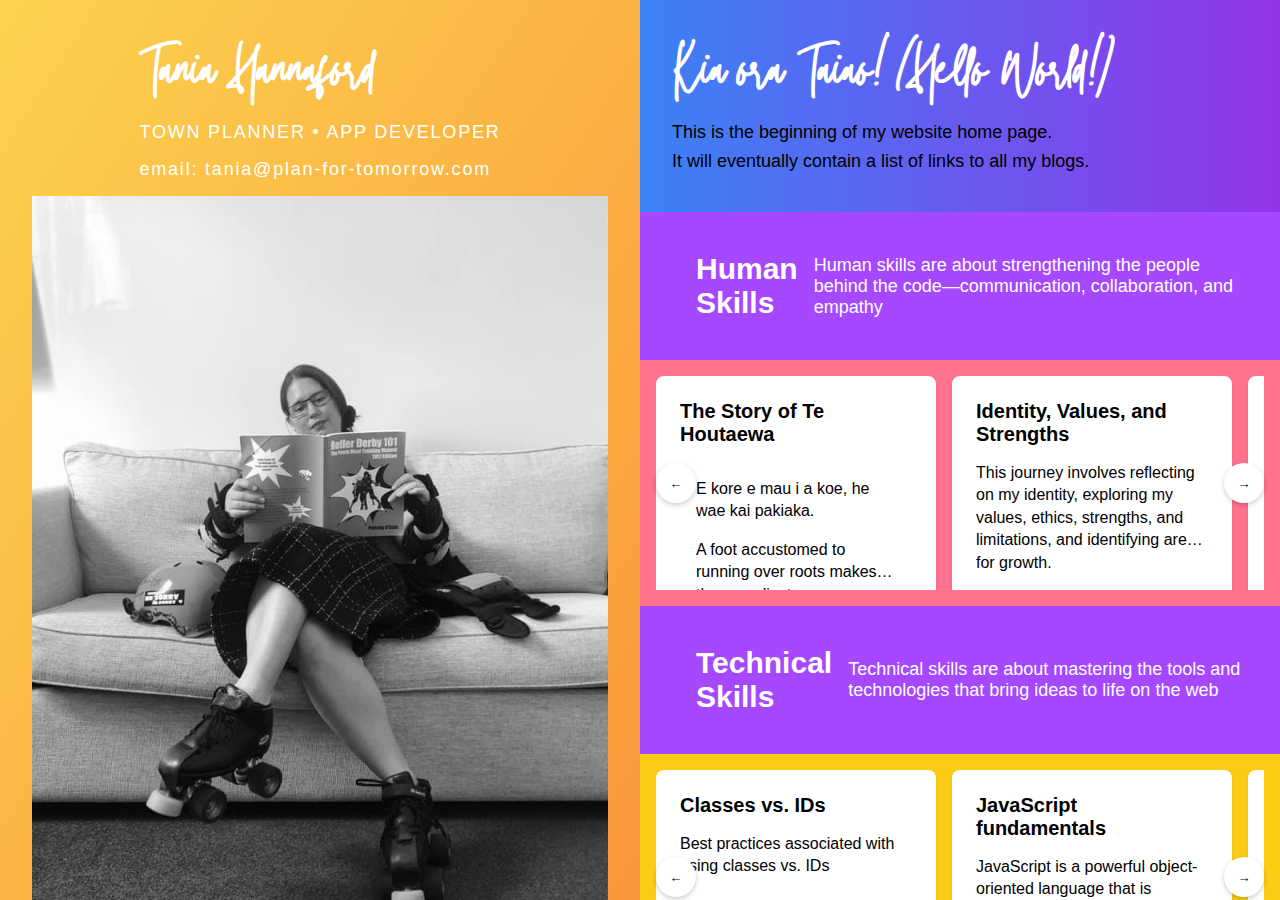
<file: index.html>
<!DOCTYPE html>
<html lang="en">
  <head>
    <meta charset="UTF-8" />
    <title>My blog</title>
    <meta name="viewport" content="width=device-width, initial-scale=1.0" />
    <link href="/styles/main.css" rel="stylesheet" type="text/css" />
    <link href="images/PFT Favicon.svg" rel="icon" type="image/x-icon" />
    <link
      href="https://fonts.googleapis.com/css2?family=Dancing+Script&display=swap"
      rel="stylesheet"
    />
    <style>
      /* Add this near the top */
      html,
      body {
        height: 100%;
        margin: 0; /* kills the default 8px margin that causes a small gap */
        box-sizing: border-box;
      }
      *,
      *::before,
      *::after {
        box-sizing: inherit;
      }

      /* Grid layout */
      .grid-two-col {
        display: grid;
        grid-template-columns: 1fr 1fr;
        height: 100dvh; /* Full viewport height */
        font-family: sans-serif;
      }

      /* Left side hero */
      .hero {
        background: linear-gradient(to bottom right, #fcd34d, #fb923c);
        display: flex;
        flex-direction: column;
        justify-content: center;
        align-items: center;
        padding: 2rem;
      }

      .hero h1 {
        font-size: 3rem;
        color: white;
        font-weight: bold;
        font-family: 'Twister', 'Dancing Script', cursive;
        margin-bottom: 1rem;
      }

      .hero p {
        color: white;
        font-size: 1.125rem;
        letter-spacing: 0.1em;
        font-weight: 300;
        margin-bottom: 1rem;
      }

      .image-container img {
        max-width: 100%;
        height: auto;
      }

      /* Right side panel */
      .right-panel {
        display: grid;
        grid-template-rows: auto 1fr; /* header height + stretch remainder */
        min-height: 100dvh;
        overflow: hidden; /* PREVENT OVERFLOW */
        max-width: 50vw; /* CONSTRAIN TO HALF VIEWPORT */
      }

      /* Header */
      .header {
        background-color: cyan;
        flex-shrink: 0; /* Don't allow header to shrink */
      }

      .header-content {
        display: flex;
        flex-direction: column;
        justify-content: space-between;
      }

      .header-content h1 {
        font-size: 3rem;
        color: white;
        font-weight: bold;
        font-family: 'Twister', 'Dancing Script', cursive;
        margin-bottom: 1rem;
      }

      .header-content p {
        font-size: 1.125rem;
        margin-bottom: 0.5rem;
      }

      /* Sections */

      /* Container for sections - this will take remaining space */
      .sections-container {
        display: grid;
        grid-template-rows: 1fr 1fr; /* each section = half of remainder */
        min-height: 0; /* allow shrinking if needed */
        overflow: hidden; /* PREVENT OVERFLOW */
      }

      /* Each section container - takes equal space */
      .section-container {
        display: flex;
        flex-direction: column;
        min-height: 0; /* Allow flex items to shrink below content size */
        overflow: hidden; /* PREVENT OVERFLOW */
      }

      /* Section headers */
      .section-title {
        display: flex;
        justify-content: space-between;
        background-color: #a548ff;
      }

      .section-title h2 {
        font-size: 1.875rem;
        font-weight: bold;
        color: white;
        margin-left: 1rem;
        align-content: left;
        padding: 1rem;
      }

      .section-title p {
        font-size: 1.125rem;
        color: white;
        align-content: right;
      }

      /* Section content background */
      .section-body {
        flex: 1;
        min-height: 0;
        overflow: hidden; /* PREVENT OVERFLOW */
        position: relative;
        display: flex;
        justify-content: flex-start; /* ALIGN TO START */
        width: 100%; /* Ensures it stays inside the parent */
        max-width: 50vw; /* CONSTRAIN TO HALF VIEWPORT */
        padding: 1rem; /* Padding inside the section */
        box-sizing: border-box; /* Ensures padding does not affect overall width */
      }

      .section-body-pink {
        background-color: #ff738e;
      }

      .section-body-yellow {
        background-color: #facc15;
      }

      /* Scrollable grid */
      .card-grid {
        display: flex;
        gap: 1rem;
        overflow-x: auto; /* Enables horizontal scrolling */
        overflow-y: hidden; /* PREVENT VERTICAL OVERFLOW */
        width: 100%;
        max-width: calc(
          50vw - 2rem
        ); /* CONSTRAIN WIDTH ACCOUNTING FOR PADDING */
        scroll-behavior: smooth;
        flex-shrink: 0; /* Prevent the grid from shrinking */
        scroll-snap-type: x mandatory; /* Enables snapping */
        padding-bottom: 1rem;
        -ms-overflow-style: none; /* IE and Edge */
        scrollbar-width: none; /* Firefox */
        margin-bottom: 0; /* Ensure there's no space below the grid */
      }

      /* Hide the scrollbar */
      .card-grid::-webkit-scrollbar {
        display: none; /* Chrome, Safari, Opera */
      }

      /* Individual post card */
      .post {
        width: 280px; /* SMALLER WIDTH TO FIT BETTER */
        min-width: 280px; /* PREVENT SHRINKING */
        max-width: 280px; /* PREVENT GROWING */
        height: 300px; /* fixed height */
        background-color: white;
        padding: 1.5rem;
        text-decoration: none;
        color: inherit;
        border-radius: 8px;
        box-shadow: 0 1px 4px rgba(0, 0, 0, 0.08);
        transition: transform 0.2s ease, box-shadow 0.2s ease;
        flex-shrink: 0;
        display: flex;
        flex-direction: column;
        justify-content: space-between;
        overflow: hidden; /* hide overflow so boxes look clean */
      }
      .post:hover {
        transform: translateY(-2px);
        box-shadow: 0 4px 12px rgba(0, 0, 0, 0.15);
      }

      .post-title {
        font-size: 1.25rem;
        font-weight: bold;
        margin-bottom: 0 !important; /* Ensure no margin */
      }

      .post-body {
        font-size: 1rem;
        margin-top: 1rem;
        padding: 0; /* Remove padding */
        line-height: 1.4;
        overflow: hidden;
        text-overflow: ellipsis;
        display: -webkit-box; /* Required for line-clamp */
        -webkit-line-clamp: 4; /* Limit to 4 lines */
        -webkit-box-orient: vertical; /* Required for line-clamp */
        line-clamp: 4; /* Standard property for future compatibility */
        box-orient: vertical; /* For old Firefox fallback */
        flex-grow: 1; /* Take up available space in flex container */
      }

      .post-body p {
        margin: 1rem !important; /* Remove any margin from p inside post-body */
        padding: 0 !important; /* Remove padding from p inside post-body */
      }

      /* Scroll button */
      .scroll-button {
        position: absolute;
        top: 50%;
        transform: translateY(-50%);
        background-color: white;
        border: none;
        border-radius: 9999px;
        width: 40px;
        height: 40px;
        box-shadow: 0 2px 5px rgba(0, 0, 0, 0.2);
        cursor: pointer;
        z-index: 10;
      }

      .scroll-button.left {
        left: 1rem;
      }

      .scroll-button.right {
        right: 1rem;
      }

      @media only screen and (min-width: 920px) {
        .grid-two-col {
          grid-template-columns: 1fr 1fr; /* keep two columns */
          height: 100dvh; /* full height layout */
        }

        .header {
          padding: 2rem;
        }
        .header-content h1 {
          font-size: 3rem;
        }
        .header-content p {
          font-size: 1.125rem;
        }

        /* Card size for desktop */
        .post {
          width: 280px;
          min-width: 280px;
          max-width: 280px;
          height: 300px;
        }
      }

      /* Tablets and small laptops (<920px) */
      @media only screen and (max-width: 919px) {
        /* Stack columns */
        .grid-two-col {
          grid-template-columns: 1fr;
          height: auto; /* avoid double-viewport stacking */
          width: 100vw;
        }

        /* Hero takes a nice slice of the screen */
        .hero {
          min-height: 50dvh;
          padding: 2rem 1.5rem;
        }

        /* Right panel now just flows */
        .right-panel {
          grid-template-rows: auto auto;
          min-height: auto;
          max-width: none;
        }

        /* Sections stack; keep spacing tight */
        .sections-container {
          grid-template-rows: auto auto;
          row-gap: 1rem;
        }

        /* Make titles breathe less on smaller screens */
        .section-title {
          padding: 1rem 1.25rem;
        }
        .section-title h2 {
          font-size: 1.5rem;
        }
        .section-title p {
          font-size: 1rem;
        }

        /* Keep arrows inside comfortably */
        .section-body {
          padding: 1rem 2.5rem;
          max-width: none;
        }

        .card-grid {
          max-width: none;
        }

        /* Slightly smaller cards so more fit */
        .post {
          width: 260px;
          min-width: 260px;
          max-width: 260px;
          height: 260px;
        }
      }

      /* Phones (<=400px)              */
      @media only screen and (max-width: 400px) {
        .hero {
          min-height: 45dvh;
          padding: 1.5rem 1rem;
        }
        .hero h1 {
          font-size: 2rem;
        }
        .hero p {
          font-size: 0.95rem;
          letter-spacing: 0.06em;
        }

        .header {
          padding: 1.25rem;
        }
        .header-content h1 {
          font-size: 2rem;
        }
        .header-content p {
          font-size: 0.95rem;
        }

        .section-title {
          padding: 0.875rem 1rem;
        }
        .section-title h2 {
          font-size: 1.25rem;
        }
        .section-title p {
          font-size: 0.95rem;
        }

        /* Tighter padding; arrows tuck in */
        .section-body {
          padding: 0.75rem 2rem;
        }

        /* Phone card size – use viewport width so it fits nicely */
        .post {
          width: min(85vw, 240px);
          min-width: min(85vw, 240px);
          max-width: min(85vw, 240px);
          height: 220px;
        }

        /* Optional: hide arrows on very small screens; swipe to scroll */
        .scroll-button {
          display: none;
        }
        .card-grid {
          scroll-snap-type: x mandatory;
        }
        .post {
          scroll-snap-align: start;
        }
      }
    </style>
  </head>

  <body>
    <div class="grid-two-col">
      <!-- Left Panel -->
      <div class="hero">
        <div class="text-center">
          <h1>Tania Hannaford</h1>
          <p>TOWN PLANNER • APP DEVELOPER</p>
          <p>email: tania@plan-for-tomorrow.com</p>
        </div>
        <div class="image-container">
          <img
            src="/images/Skate-Pic.jpg?height=400&width=300"
            alt="Tania Hannaford reading a book about skating"
          />
        </div>
      </div>

      <!-- Right Panel -->
      <div class="right-panel">
        <!-- Header -->
        <header class="header">
          <div class="header-content">
            <h1>Kia ora Taiao! (Hello World!)</h1>
            <p>This is the beginning of my website home page.</p>
            <p>It will eventually contain a list of links to all my blogs.</p>
          </div>
        </header>

        <!-- Sections Container - takes remaining space and splits evenly -->
        <div class="sections-container">
          <!-- Section 1: Human Skills -->
          <div class="section-container">
            <div class="section-title">
              <h2>Human Skills</h2>
              <p>
                Human skills are about strengthening the people behind the
                code—communication, collaboration, and empathy
              </p>
            </div>
            <div class="section-body section-body-pink">
              <button
                class="scroll-button left"
                onclick="scrollWithin(this, -300)"
              >
                ←
              </button>
              <div class="card-grid" id="human">
                <a class="post" href="/blog/te-houtaewa-template.html">
                  <h3 class="post-title">The Story of Te Houtaewa</h3>
                  <div class="post-body">
                    <p>E kore e mau i a koe, he wae kai pakiaka.</p>

                    <p>
                      A foot accustomed to running over roots makes the
                      speediest runner.
                    </p>
                  </div>
                </a>
                <a class="post" href="/blog/identity-values.html">
                  <h3 class="post-title">Identity, Values, and Strengths</h3>
                  <div class="post-body">
                    This journey involves reflecting on my identity, exploring
                    my values, ethics, strengths, and limitations, and
                    identifying areas for growth.
                  </div>
                </a>
                <a class="post" href="/blog/learning-plan.html">
                  <h3 class="post-title">My Learning Plan</h3>
                  <p class="post-body">
                    This plan is a core part of my learning and will develop my
                    skills to set and achieve targets in the future!
                  </p>
                </a>
                <a class="post" href="/blog/emotional-intelligence.html">
                  <h3 class="post-title">Emotional Intelligence</h3>
                  <p class="post-body">
                    Self-knowledge can have a significant determination on all
                    aspects of life. <br />
                    Key emotional intelligence skills benefit the learning
                    journey and employability
                  </p>
                </a>
                <a class="post" href="/blog/neuroplasticity.html">
                  <h3 class="post-title">Neuroplasticity and Growth Mindset</h3>
                  <p class="post-body">
                    These understandings shape and influence my learning plan
                    and strategy
                  </p>
                </a>
                <a class="post" href="/blog/te-whare-tapa-wha.html">
                  <h3 class="post-title">Te Whare Tapa Whā</h3>
                  <p class="post-body">
                    A holistic well-being plan incorporating the different
                    aspects of Te Whare Tapa Whā
                  </p>
                </a>
                <a class="post" href="#">
                  <h3 class="post-title">Coming Soon!</h3>
                  <p class="post-body">Who knows what I will learn next!.</p>
                </a>
                <!-- Add more if needed -->
              </div>
              <button
                class="scroll-button right"
                onclick="scrollWithin(this, 300)"
              >
                →
              </button>
            </div>
          </div>

          <!-- Section 2: Technical Skills -->
          <div class="section-container">
            <div class="section-title">
              <h2>Technical Skills</h2>
              <p>
                Technical skills are about mastering the tools and technologies
                that bring ideas to life on the web
              </p>
            </div>
            <div class="section-body section-body-yellow">
              <button
                class="scroll-button left"
                onclick="scrollWithin(this, -300)"
              >
                ←
              </button>
              <div class="card-grid" id="technical">
                <a class="post" href="/blog/html-css.html">
                  <h3 class="post-title">Classes vs. IDs</h3>
                  <p class="post-body">
                    Best practices associated with using classes vs. IDs
                  </p>
                </a>
                <a class="post" href="/blog/javascript-dom.html">
                  <h3 class="post-title">JavaScript fundamentals</h3>
                  <p class="post-body">
                    JavaScript is a powerful object-oriented language that is
                    lightweight and can communicate with the browser
                  </p>
                </a>
                <a class="post" href="/blog/problem-solving.html">
                  <h3 class="post-title">Problem Solving</h3>
                  <p class="post-body">
                    Testing, Problem Solving, Psuedocoding!.
                  </p>
                </a>
                <a class="post" href="#">
                  <h3 class="post-title">Coming Soon!</h3>
                  <p class="post-body">Who knows what I will learn next!.</p>
                </a>
                <a class="post" href="#">
                  <h3 class="post-title">Coming Soon!</h3>
                  <p class="post-body">Who knows what I will learn next!.</p>
                </a>
                <!-- Add more if needed -->
              </div>
              <button
                class="scroll-button right"
                onclick="scrollWithin(this, 300)"
              >
                →
              </button>
            </div>
          </div>
        </div>
      </div>
    </div>

    <!-- Scroll helper script -->
    <script>
      function scrollWithin(btn, offset) {
        const body = btn.closest('.section-body') // Get the closest .section-body
        const grid = body.querySelector('.card-grid') // Get the .card-grid inside it
        if (grid) {
          grid.scrollBy({ left: offset, behavior: 'smooth' }) // Scroll horizontally
        }
      }
    </script>
  </body>
</html>
</file>
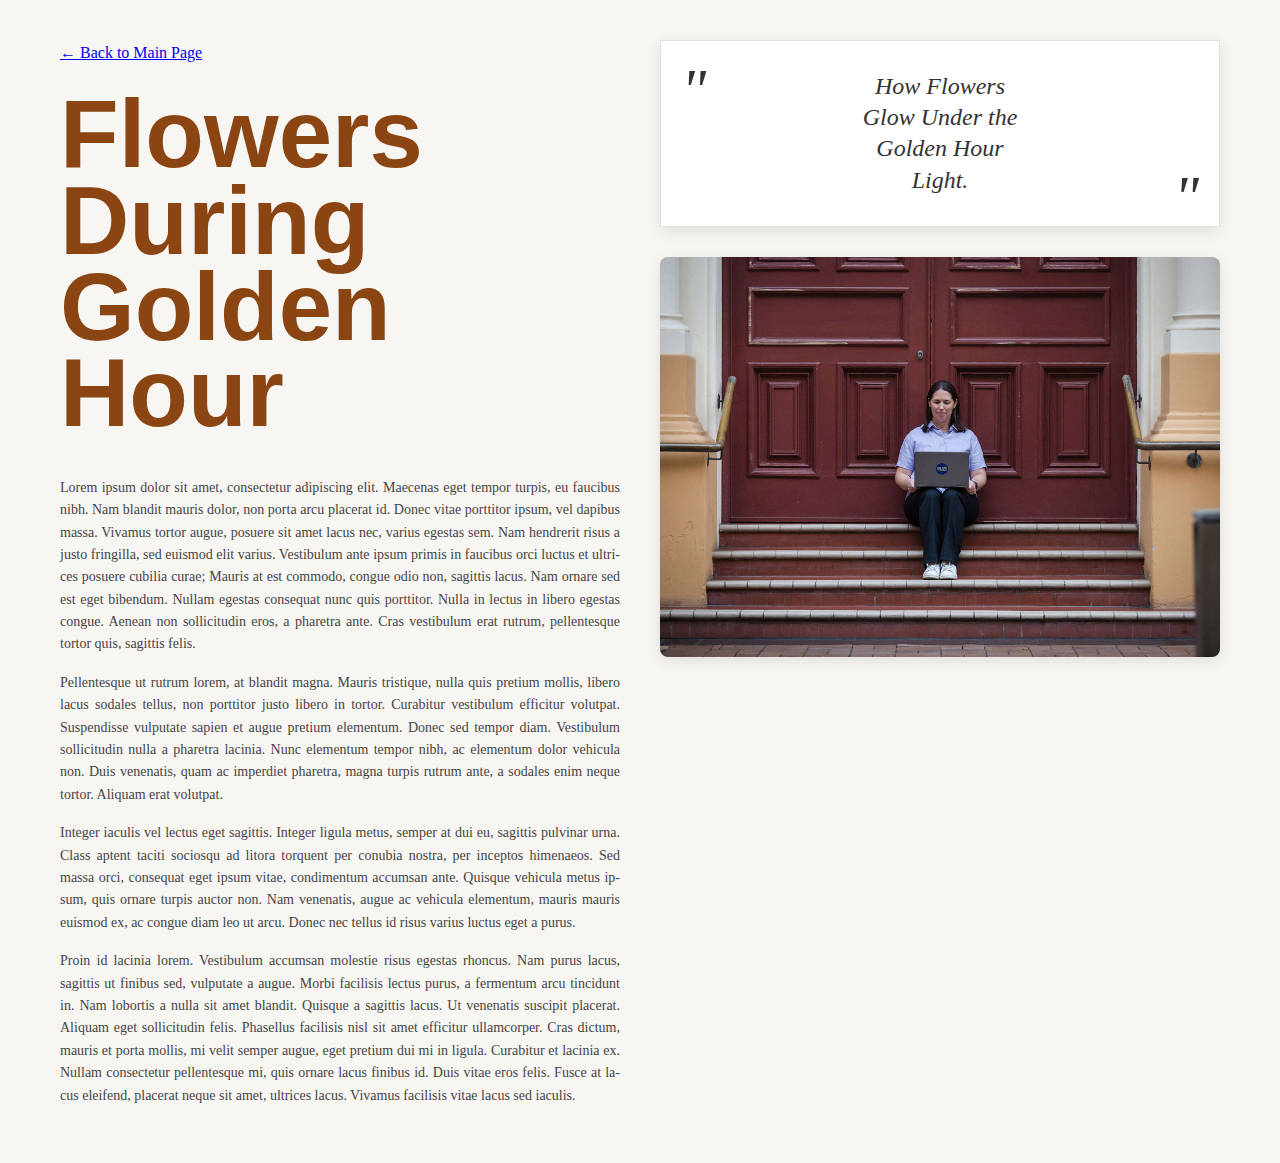
<file: blog/classes-vs-id.html>
<!DOCTYPE html>
<html lang="en">
  <head>
    <meta charset="UTF-8" />
    <meta name="viewport" content="width=device-width, initial-scale=1.0" />
    <title>Flowers During Golden Hour</title>
    <style>
      * {
        margin: 0;
        padding: 0;
        box-sizing: border-box;
      }

      body {
        font-family: 'Georgia', serif;
        background-color: #f8f6f3;
        color: #333;
        line-height: 1.6;
      }

      .container {
        max-width: 1200px;
        margin: 0 auto;
        padding: 40px 20px;
        display: grid;
        grid-template-columns: 1fr 1fr;
        gap: 40px;
        min-height: 100vh;
      }

      .left-section {
        display: flex;
        flex-direction: column;
      }

      .main-title {
        font-size: clamp(3rem, 8vw, 6rem);
        font-weight: bold;
        color: #8b4513;
        line-height: 0.9;
        margin-bottom: 40px;
        font-family: 'Arial Black', sans-serif;
      }

      .content-text {
        font-size: 14px;
        text-align: justify;
        color: #444;
        columns: 1;
        column-gap: 20px;
        hyphens: auto;
      }

      .content-text p {
        margin-bottom: 16px;
        text-indent: 0;
      }

      .right-section {
        display: flex;
        flex-direction: column;
        gap: 30px;
      }

      .quote-box {
        background: white;
        padding: 30px;
        box-shadow: 0 4px 15px rgba(0, 0, 0, 0.1);
        border: 1px solid #e0e0e0;
        position: relative;
      }

      .quote-text {
        font-style: italic;
        font-size: 24px;
        text-align: center;
        color: #333;
        line-height: 1.3;
        position: relative;
      }

      .quote-text::before {
        content: '"';
        font-size: 60px;
        position: absolute;
        top: -20px;
        left: -10px;
        color: #333;
        font-family: serif;
      }

      .quote-text::after {
        content: '"';
        font-size: 60px;
        position: absolute;
        bottom: -40px;
        right: -10px;
        color: #333;
        font-family: serif;
      }

      .flower-image {
        width: 100%;
        height: 400px;
        object-fit: cover;
        border-radius: 8px;
        box-shadow: 0 4px 15px rgba(0, 0, 0, 0.1);
      }

      .website-url {
        position: fixed;
        bottom: 20px;
        right: 20px;
        color: #8b4513;
        font-size: 14px;
        font-weight: bold;
      }

      @media (max-width: 768px) {
        .container {
          grid-template-columns: 1fr;
          gap: 30px;
          padding: 20px;
        }

        .main-title {
          font-size: clamp(2.5rem, 10vw, 4rem);
          margin-bottom: 30px;
        }

        .quote-text {
          font-size: 20px;
        }

        .flower-image {
          height: 300px;
        }
      }
    </style>
  </head>
  <body>
    <div class="container">
      <div class="left-section">
        <!-- Back Button -->
        <div class="back-button-wrapper">
          <a href="/index.html" class="back-button">← Back to Main Page</a>
        </div>
        <br />
        <h1 class="main-title">Flowers During Golden Hour</h1>
        <div class="content-text">
          <p>
            Lorem ipsum dolor sit amet, consectetur adipiscing elit. Maecenas
            eget tempor turpis, eu faucibus nibh. Nam blandit mauris dolor, non
            porta arcu placerat id. Donec vitae porttitor ipsum, vel dapibus
            massa. Vivamus tortor augue, posuere sit amet lacus nec, varius
            egestas sem. Nam hendrerit risus a justo fringilla, sed euismod elit
            varius. Vestibulum ante ipsum primis in faucibus orci luctus et
            ultrices posuere cubilia curae; Mauris at est commodo, congue odio
            non, sagittis lacus. Nam ornare sed est eget bibendum. Nullam
            egestas consequat nunc quis porttitor. Nulla in lectus in libero
            egestas congue. Aenean non sollicitudin eros, a pharetra ante. Cras
            vestibulum erat rutrum, pellentesque tortor quis, sagittis felis.
          </p>

          <p>
            Pellentesque ut rutrum lorem, at blandit magna. Mauris tristique,
            nulla quis pretium mollis, libero lacus sodales tellus, non
            porttitor justo libero in tortor. Curabitur vestibulum efficitur
            volutpat. Suspendisse vulputate sapien et augue pretium elementum.
            Donec sed tempor diam. Vestibulum sollicitudin nulla a pharetra
            lacinia. Nunc elementum tempor nibh, ac elementum dolor vehicula
            non. Duis venenatis, quam ac imperdiet pharetra, magna turpis rutrum
            ante, a sodales enim neque tortor. Aliquam erat volutpat.
          </p>

          <p>
            Integer iaculis vel lectus eget sagittis. Integer ligula metus,
            semper at dui eu, sagittis pulvinar urna. Class aptent taciti
            sociosqu ad litora torquent per conubia nostra, per inceptos
            himenaeos. Sed massa orci, consequat eget ipsum vitae, condimentum
            accumsan ante. Quisque vehicula metus ipsum, quis ornare turpis
            auctor non. Nam venenatis, augue ac vehicula elementum, mauris
            mauris euismod ex, ac congue diam leo ut arcu. Donec nec tellus id
            risus varius luctus eget a purus.
          </p>

          <p>
            Proin id lacinia lorem. Vestibulum accumsan molestie risus egestas
            rhoncus. Nam purus lacus, sagittis ut finibus sed, vulputate a
            augue. Morbi facilisis lectus purus, a fermentum arcu tincidunt in.
            Nam lobortis a nulla sit amet blandit. Quisque a sagittis lacus. Ut
            venenatis suscipit placerat. Aliquam eget sollicitudin felis.
            Phasellus facilisis nisl sit amet efficitur ullamcorper. Cras
            dictum, mauris et porta mollis, mi velit semper augue, eget pretium
            dui mi in ligula. Curabitur et lacinia ex. Nullam consectetur
            pellentesque mi, quis ornare lacus finibus id. Duis vitae eros
            felis. Fusce at lacus eleifend, placerat neque sit amet, ultrices
            lacus. Vivamus facilisis vitae lacus sed iaculis.
          </p>
        </div>
      </div>

      <div class="right-section">
        <div class="quote-box">
          <div class="quote-text">
            How Flowers<br />
            <em
              >Glow Under the<br />
              Golden Hour<br />
              Light.</em
            >
          </div>
        </div>

        <img
          src="/images/Tania-56.jpeg"
          alt="Golden hour flowers"
          class="flower-image"
        />
      </div>
    </div>
  </body>
</html>
</file>
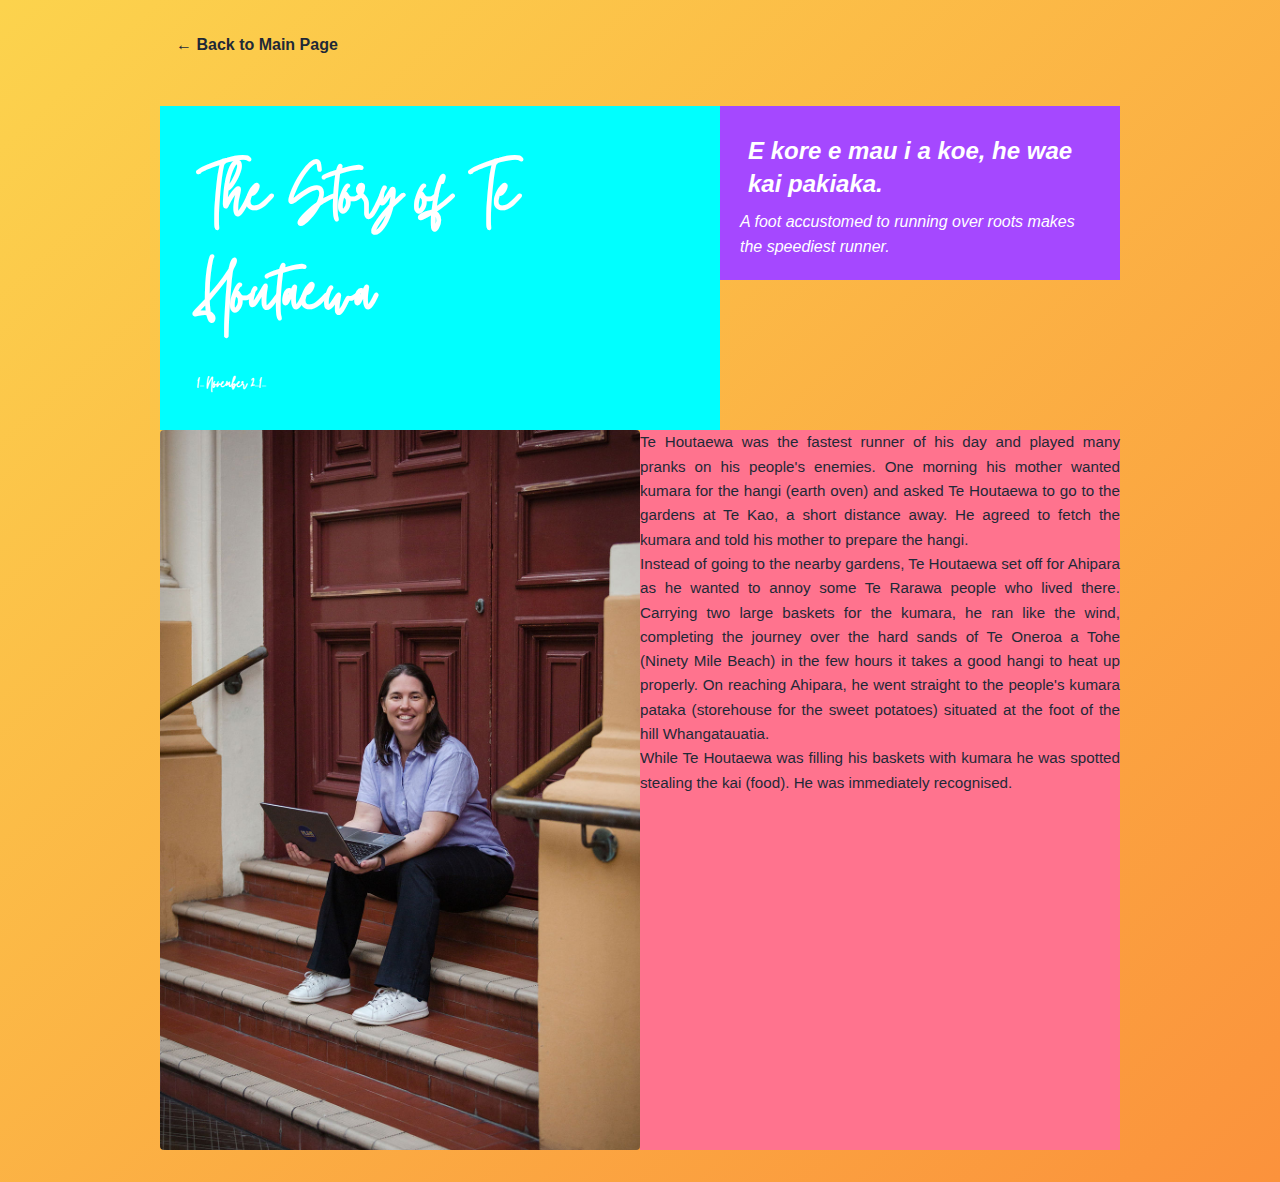
<file: blog/classes-vs-ids.html>
<!DOCTYPE html>
<html class="blog-page">
  <head>
    <title>Classes Vs Ids</title>
    <meta charset="UTF-8" />
    <meta name="viewport" content="width=device-width, initial-scale=1.0" />
    <link href="../styles/main.css" rel="stylesheet" type="text/css" />
    <link href="/images/PFT Favicon.svg" rel="icon" type="image/x-icon" />
    <link href="../styles/blog.css" rel="stylesheet" type="text/css" />
    <link href="../styles/tech-blog.css" rel="stylesheet" type="text/css" />
  </head>

  <body class="blog-page">
    <div class="container">
      <div class="back-button" style="grid-column: span 12">
        <a href="/index.html" class="back-button-link">← Back to Main Page</a>
      </div>

      <div class="content-grid">
        <!-- Headings and Quote in same row -->
        <div class="main-heading">
          <h1 class="heading-title">The Story of Te Houtaewa</h1>
          <p class="heading-date">10 November 2010</p>
        </div>

        <div class="quote-sidebar">
          <p class="heading-subtitle">
            E kore e mau i a koe, he wae kai pakiaka.
          </p>
          <em
            >A foot accustomed to running over roots makes the speediest
            runner.</em
          >
        </div>
      </div>
      <div class="content-columns">
        <!-- Image and Body text in the same row -->
        <img
          src="/images/Tania-59.jpeg"
          alt="Tania at a bus stop thinking"
          class="page-image"
        />
        <!-- Body Text -->
        <div class="body-text">
          <p>
            Te Houtaewa was the fastest runner of his day and played many pranks
            on his people's enemies. One morning his mother wanted kumara for
            the hangi (earth oven) and asked Te Houtaewa to go to the gardens at
            Te Kao, a short distance away. He agreed to fetch the kumara and
            told his mother to prepare the hangi.
          </p>

          <p>
            Instead of going to the nearby gardens, Te Houtaewa set off for
            Ahipara as he wanted to annoy some Te Rarawa people who lived there.
            Carrying two large baskets for the kumara, he ran like the wind,
            completing the journey over the hard sands of Te Oneroa a Tohe
            (Ninety Mile Beach) in the few hours it takes a good hangi to heat
            up properly. On reaching Ahipara, he went straight to the people's
            kumara pataka (storehouse for the sweet potatoes) situated at the
            foot of the hill Whangatauatia.
          </p>

          <p>
            While Te Houtaewa was filling his baskets with kumara he was spotted
            stealing the kai (food). He was immediately recognised.
          </p>
        </div>
      </div>
    </div>
  </body>
</html>
</file>
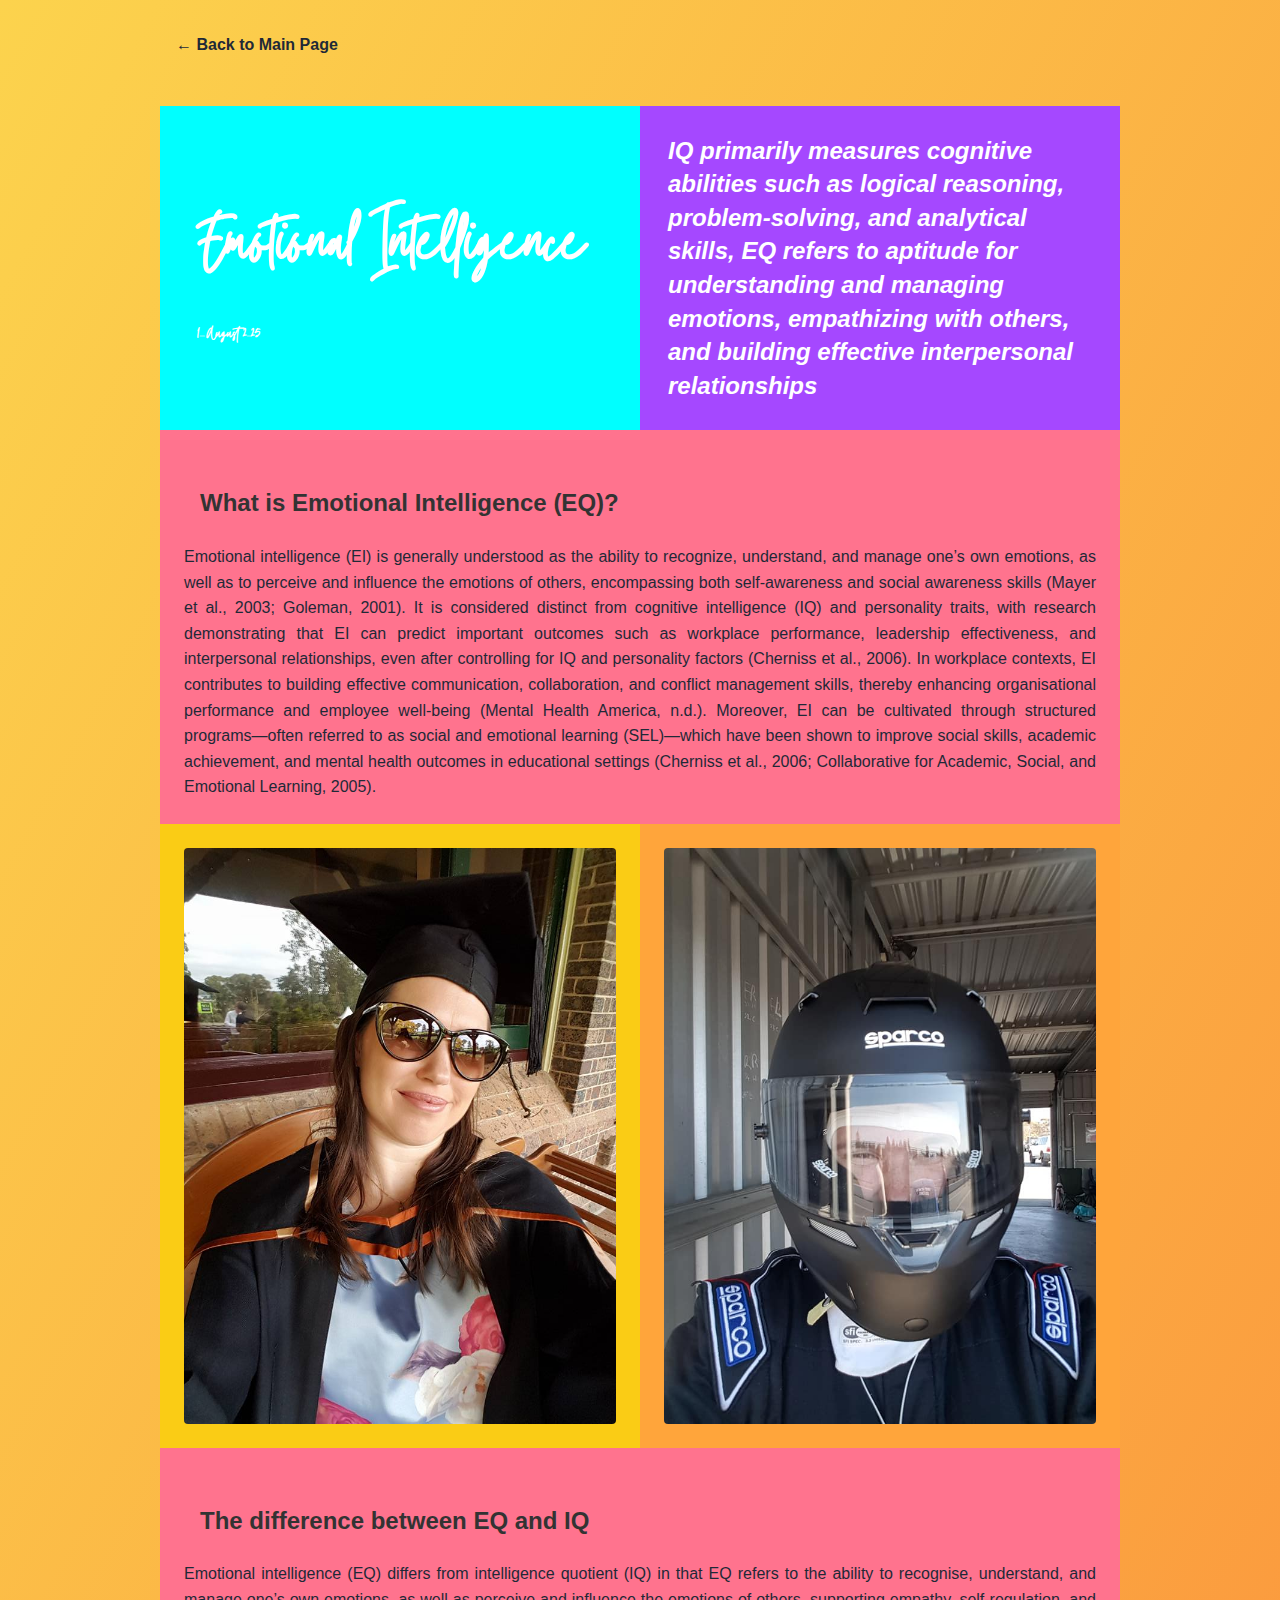
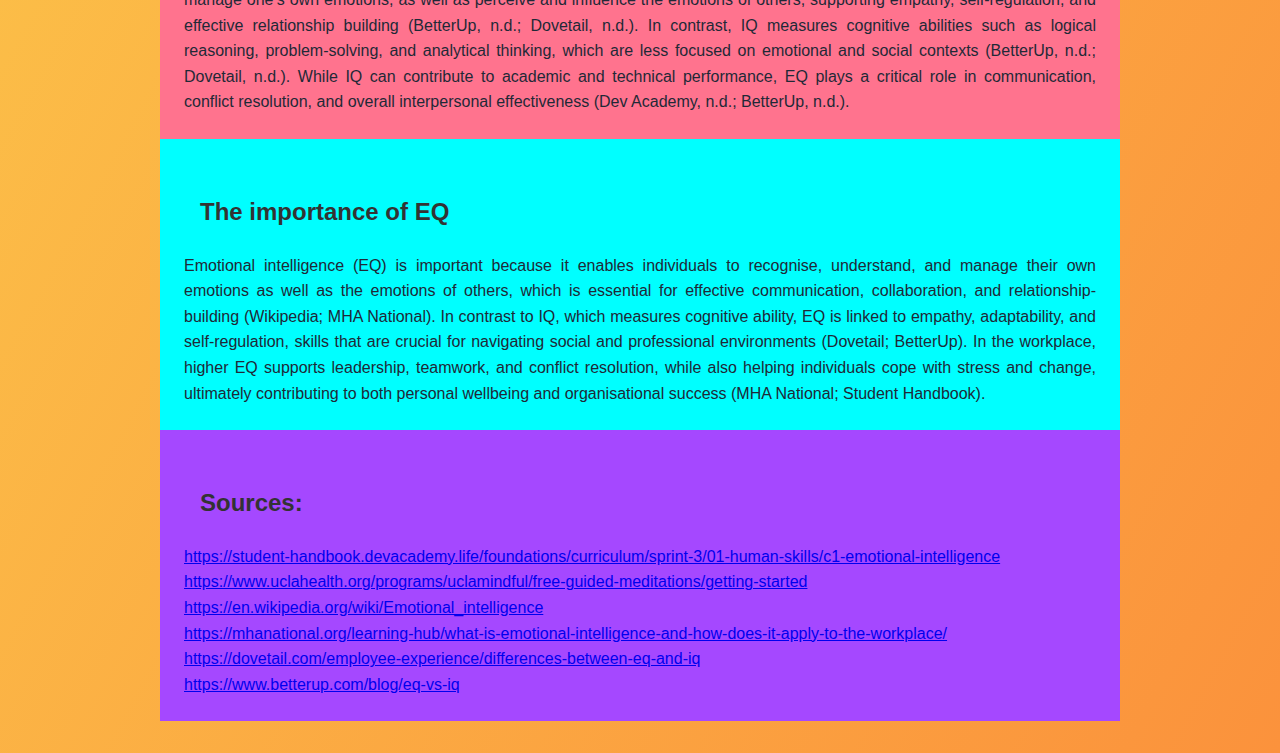
<file: blog/emotional-intelligence.html>
<!DOCTYPE html>
<html class="blog-page">
  <head>
    <title>Emotional Intelligence</title>
    <meta charset="UTF-8" />
    <meta name="viewport" content="width=device-width, initial-scale=1.0" />
    <link href="../styles/main.css" rel="stylesheet" type="text/css" />
    <link href="/images/PFT Favicon.svg" rel="icon" type="image/x-icon" />
    <link href="../styles/blog.css" rel="stylesheet" type="text/css" />
    <link href="../styles/tech-blog.css" rel="stylesheet" type="text/css" />
  </head>

  <body class="blog-page">
    <div class="container">
      <div class="back-button" style="grid-column: span 12">
        <a href="/index.html" class="back-button-link">← Back to Main Page</a>
      </div>

      <div class="content-grid">
        <!-- Headings and Quote in same row -->
        <div
          class="heading-container"
          style="
            grid-column: span 12;
            display: flex;
            align-items: stretch;
            height: 100%;
          "
        >
          <div
            class="main-heading"
            style="
              flex: 1;
              display: flex;
              flex-direction: column;
              justify-content: center;
            "
          >
            <h1 class="heading-title">Emotional Intelligence</h1>
            <p class="heading-date">18 August 2025</p>
          </div>

          <div
            class="quote-sidebar"
            style="
              flex: 1;
              display: flex;
              flex-direction: column;
              justify-content: center;
            "
          >
            <p class="heading-subtitle">
              IQ primarily measures cognitive abilities such as logical
              reasoning, problem-solving, and analytical skills, EQ refers to
              aptitude for understanding and managing emotions, empathizing with
              others, and building effective interpersonal relationships
            </p>
          </div>
        </div>
      </div>

      <!-- Full width text section above columns -->
      <div class="full-width-text">
        <h2>What is Emotional Intelligence (EQ)?</h2>
        <p>
          Emotional intelligence (EI) is generally understood as the ability to
          recognize, understand, and manage one’s own emotions, as well as to
          perceive and influence the emotions of others, encompassing both
          self-awareness and social awareness skills (Mayer et al., 2003;
          Goleman, 2001). It is considered distinct from cognitive intelligence
          (IQ) and personality traits, with research demonstrating that EI can
          predict important outcomes such as workplace performance, leadership
          effectiveness, and interpersonal relationships, even after controlling
          for IQ and personality factors (Cherniss et al., 2006). In workplace
          contexts, EI contributes to building effective communication,
          collaboration, and conflict management skills, thereby enhancing
          organisational performance and employee well-being (Mental Health
          America, n.d.). Moreover, EI can be cultivated through structured
          programs—often referred to as social and emotional learning
          (SEL)—which have been shown to improve social skills, academic
          achievement, and mental health outcomes in educational settings
          (Cherniss et al., 2006; Collaborative for Academic, Social, and
          Emotional Learning, 2005).
        </p>
      </div>

      <div class="content-columns">
        <!-- Left Text Column -->
        <div class="left-text">
          <img
            src="/images/Tania-in-cap.jpg"
            alt="HTML Ids"
            class="page-image"
          />
        </div>

        <!-- Right Text Column -->
        <div class="right-text">
          <img
            src="/images/Tania-in-helmet.jpg"
            alt="HTML Classes"
            class="page-image"
          />
        </div>
        <div
          class="full-width-text"
          style="grid-column: span 12; background-color: #ff738e"
        >
          <h2>The difference between EQ and IQ</h2>
          <p>
            Emotional intelligence (EQ) differs from intelligence quotient (IQ)
            in that EQ refers to the ability to recognise, understand, and
            manage one’s own emotions, as well as perceive and influence the
            emotions of others, supporting empathy, self-regulation, and
            effective relationship building (BetterUp, n.d.; Dovetail, n.d.). In
            contrast, IQ measures cognitive abilities such as logical reasoning,
            problem-solving, and analytical thinking, which are less focused on
            emotional and social contexts (BetterUp, n.d.; Dovetail, n.d.).
            While IQ can contribute to academic and technical performance, EQ
            plays a critical role in communication, conflict resolution, and
            overall interpersonal effectiveness (Dev Academy, n.d.; BetterUp,
            n.d.).
          </p>
        </div>
        <div
          class="full-width-text"
          style="grid-column: span 12; background-color: cyan"
        >
          <h2>The importance of EQ</h2>
          <p>
            Emotional intelligence (EQ) is important because it enables
            individuals to recognise, understand, and manage their own emotions
            as well as the emotions of others, which is essential for effective
            communication, collaboration, and relationship-building (Wikipedia;
            MHA National). In contrast to IQ, which measures cognitive ability,
            EQ is linked to empathy, adaptability, and self-regulation, skills
            that are crucial for navigating social and professional environments
            (Dovetail; BetterUp). In the workplace, higher EQ supports
            leadership, teamwork, and conflict resolution, while also helping
            individuals cope with stress and change, ultimately contributing to
            both personal wellbeing and organisational success (MHA National;
            Student Handbook).
          </p>
        </div>
        <div
          class="full-width-text"
          style="grid-column: span 12; background-color: #a548ff"
        >
          <h2>Sources:</h2>
          <p>
            <a
              href="https://student-handbook.devacademy.life/foundations/curriculum/sprint-3/01-human-skills/c1-emotional-intelligence"
              >https://student-handbook.devacademy.life/foundations/curriculum/sprint-3/01-human-skills/c1-emotional-intelligence
            </a>
            <a
              href="https://www.uclahealth.org/programs/uclamindful/free-guided-meditations/getting-started"
              >https://www.uclahealth.org/programs/uclamindful/free-guided-meditations/getting-started
            </a>

            <a href="https://en.wikipedia.org/wiki/Emotional_intelligence"
              >https://en.wikipedia.org/wiki/Emotional_intelligence</a
            >
            <br />
            <a
              href="https://mhanational.org/learning-hub/what-is-emotional-intelligence-and-how-does-it-apply-to-the-workplace/"
              >https://mhanational.org/learning-hub/what-is-emotional-intelligence-and-how-does-it-apply-to-the-workplace/</a
            >
            <br />
            <a
              href="https://dovetail.com/employee-experience/differences-between-eq-and-iq"
              >https://dovetail.com/employee-experience/differences-between-eq-and-iq</a
            >
            <br />
            <a href="https://www.betterup.com/blog/eq-vs-iq"
              >https://www.betterup.com/blog/eq-vs-iq
            </a>
          </p>
        </div>
      </div>
    </div>
  </body>
</html>
</file>
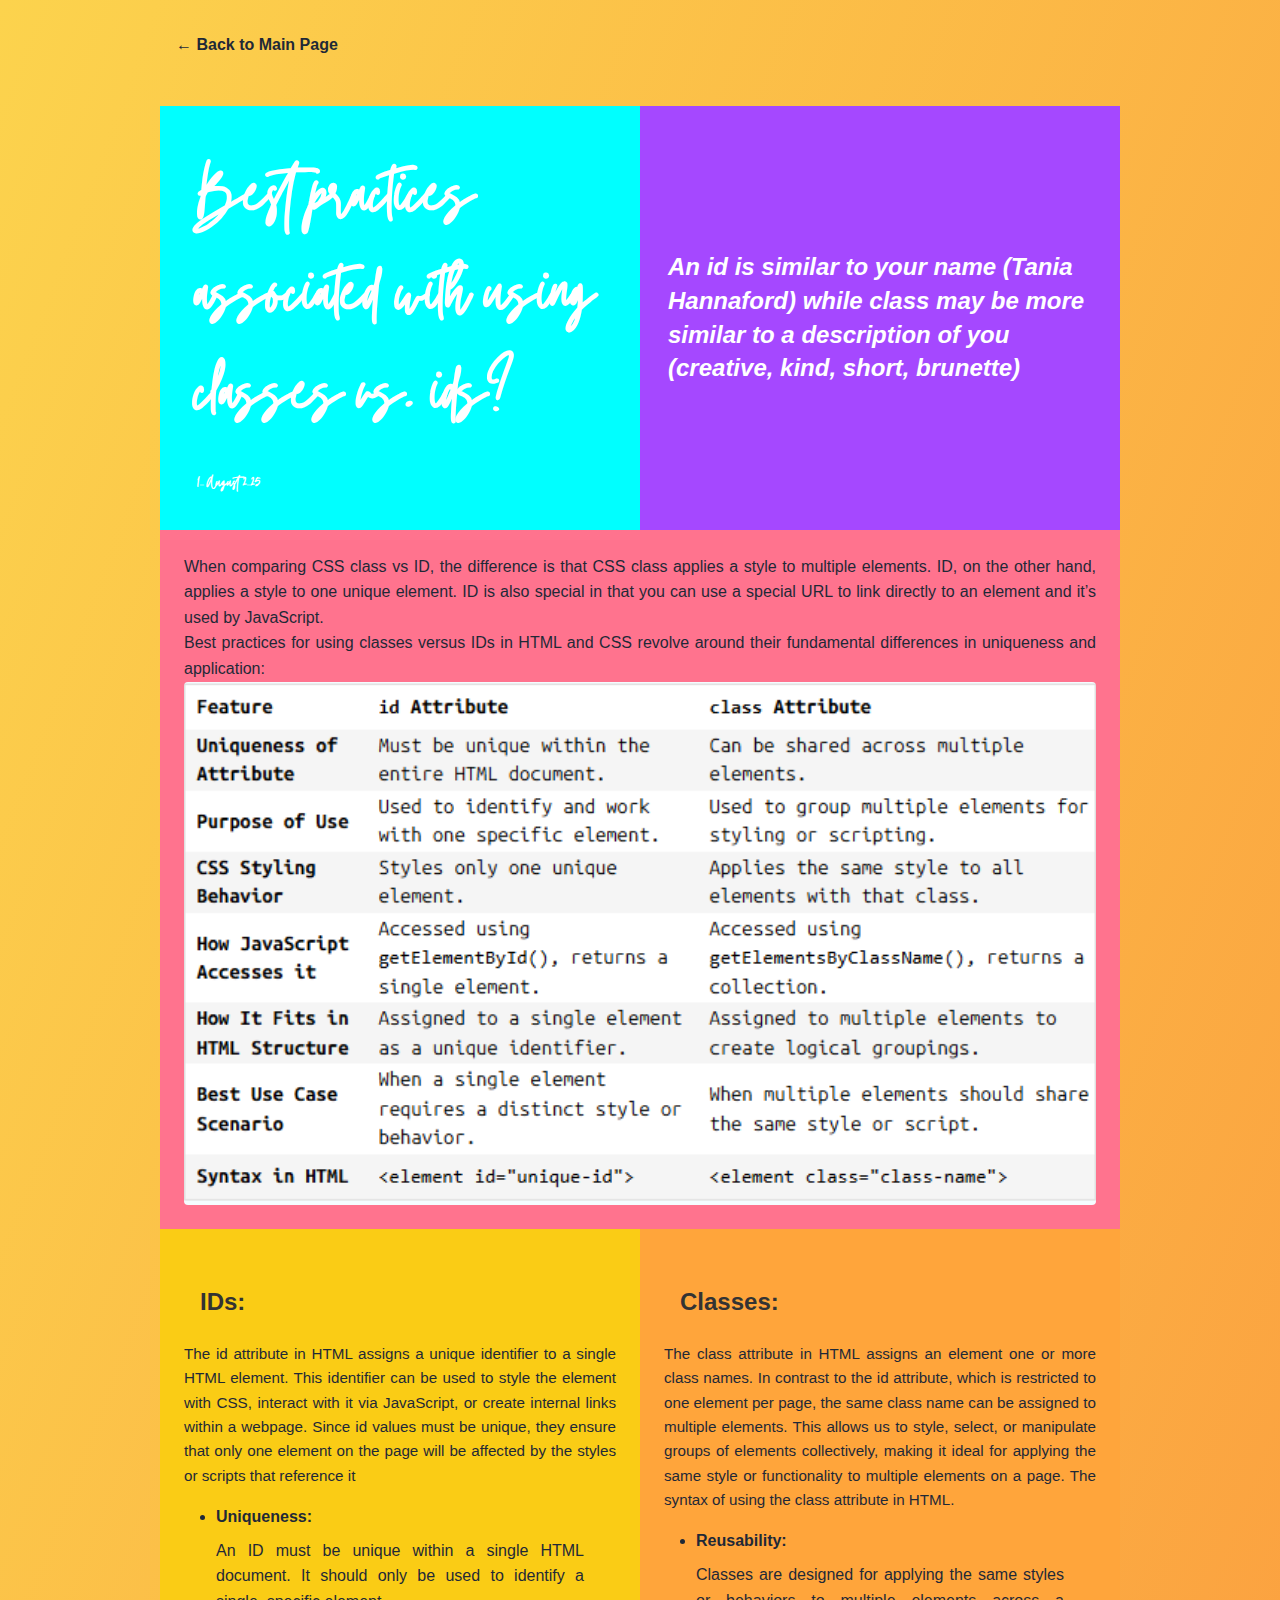
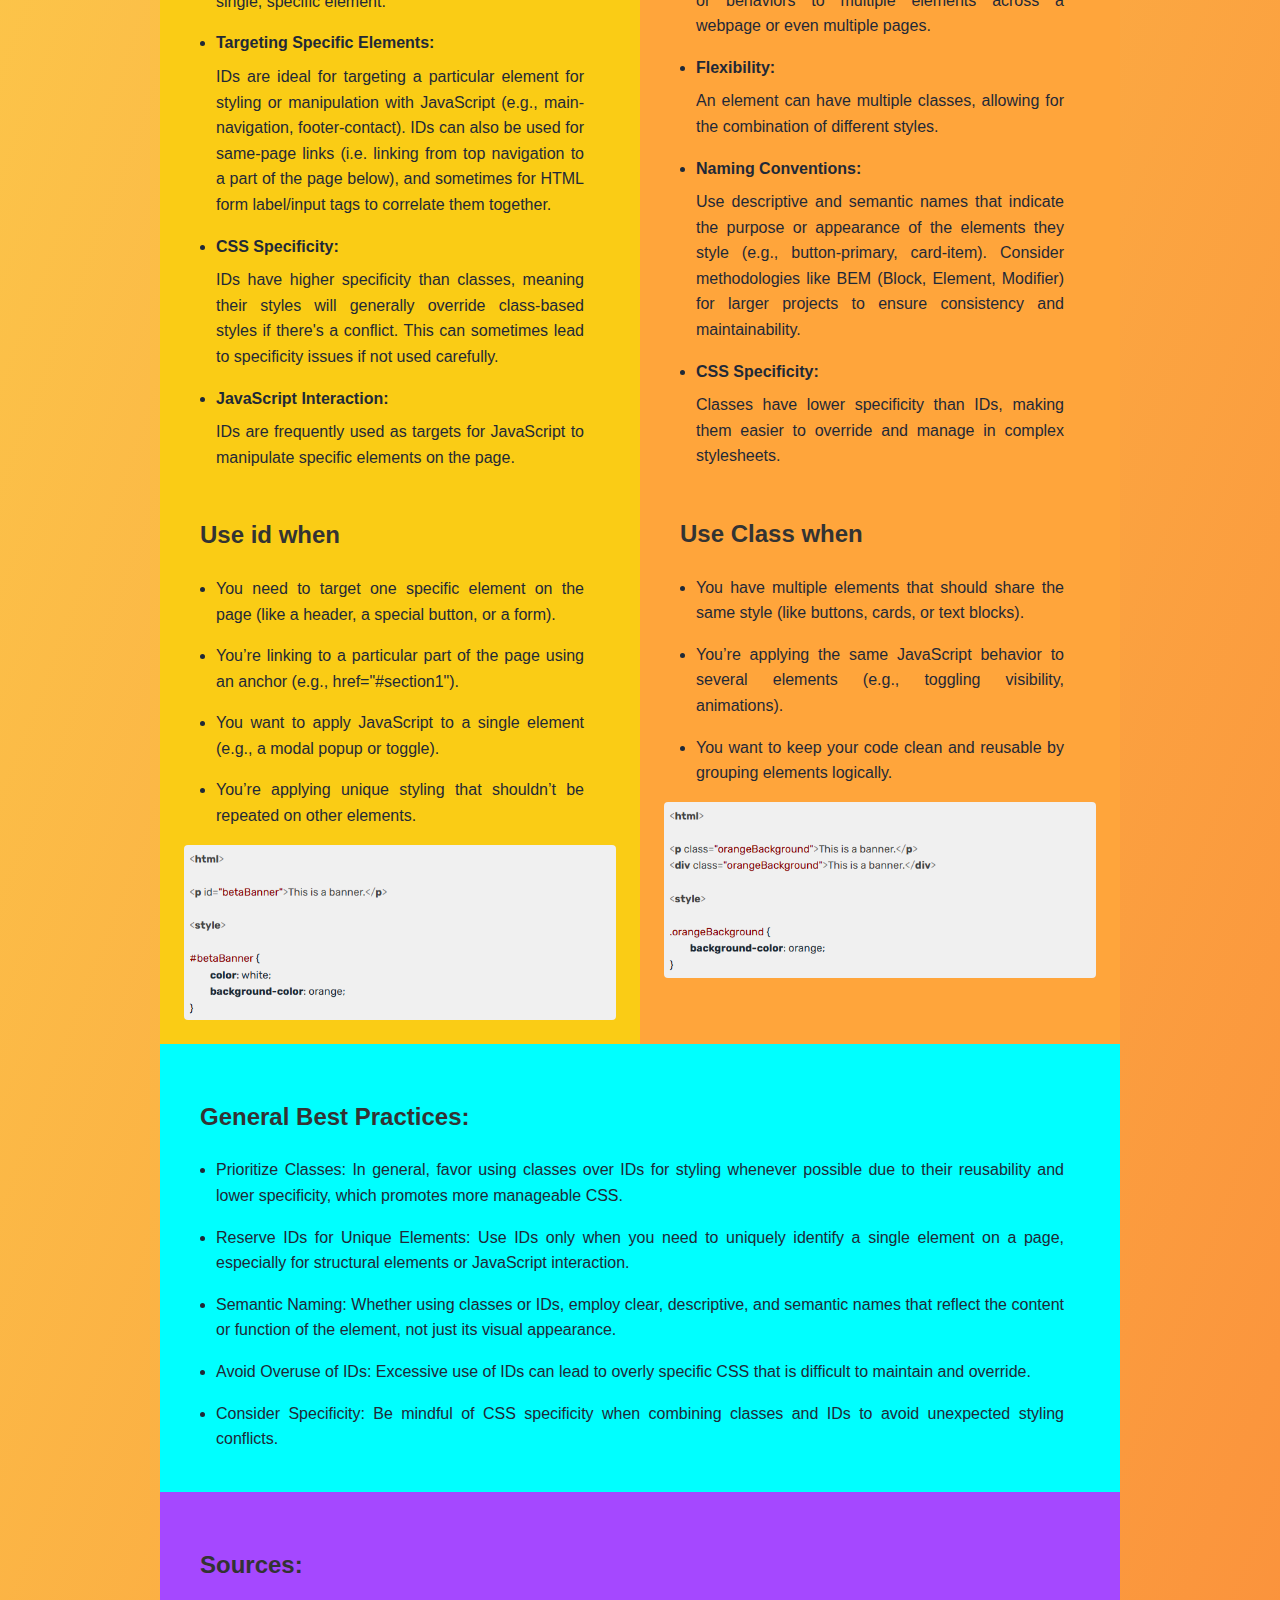
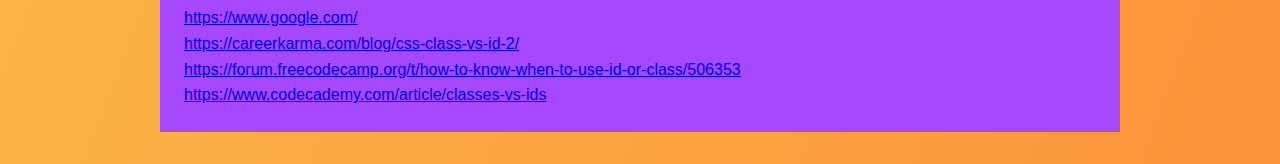
<file: blog/html-css.html>
<!DOCTYPE html>
<html class="blog-page">
  <head>
    <title>Classes Vs Ids</title>
    <meta charset="UTF-8" />
    <meta name="viewport" content="width=device-width, initial-scale=1.0" />
    <link href="../styles/main.css" rel="stylesheet" type="text/css" />
    <link href="/images/PFT Favicon.svg" rel="icon" type="image/x-icon" />
    <link href="../styles/blog.css" rel="stylesheet" type="text/css" />
    <link href="../styles/tech-blog.css" rel="stylesheet" type="text/css" />
  </head>

  <body class="blog-page">
    <div class="container">
      <div class="back-button" style="grid-column: span 12">
        <a href="/index.html" class="back-button-link">← Back to Main Page</a>
      </div>

      <div class="content-grid">
        <!-- Headings and Quote in same row -->
        <div class="heading-container" style="grid-column: span 12">
          <div class="main-heading">
            <h1 class="heading-title">
              Best practices associated with using classes vs. ids?
            </h1>
            <p class="heading-date">10 August 2025</p>
          </div>

          <div class="quote-sidebar">
            <p class="heading-subtitle">
              An id is similar to your name (Tania Hannaford) while class may be
              more similar to a description of you (creative, kind, short,
              brunette)
            </p>
          </div>
        </div>
      </div>

      <!-- Full width text section above columns -->
      <div class="full-width-text">
        <p>
          When comparing CSS class vs ID, the difference is that CSS class
          applies a style to multiple elements. ID, on the other hand, applies a
          style to one unique element. ID is also special in that you can use a
          special URL to link directly to an element and it’s used by
          JavaScript.
        </p>
        <p>
          Best practices for using classes versus IDs in HTML and CSS revolve
          around their fundamental differences in uniqueness and application:
        </p>
        <img
          src="/images/Class-and-Id.png"
          alt="Comparison of Class and Id"
          class="page-image"
        />
      </div>

      <div class="content-columns">
        <!-- Left Text Column -->
        <div class="left-text">
          <section>
            <h2>IDs:</h2>
            <p>
              The id attribute in HTML assigns a unique identifier to a single
              HTML element. This identifier can be used to style the element
              with CSS, interact with it via JavaScript, or create internal
              links within a webpage. Since id values must be unique, they
              ensure that only one element on the page will be affected by the
              styles or scripts that reference it
            </p>
          </section>

          <section>
            <ul>
              <li>
                <strong>Uniqueness:</strong>
                <p>
                  An ID must be unique within a single HTML document. It should
                  only be used to identify a single, specific element.
                </p>
              </li>
              <li>
                <strong>Targeting Specific Elements:</strong>
                <p>
                  IDs are ideal for targeting a particular element for styling
                  or manipulation with JavaScript (e.g., main-navigation,
                  footer-contact). IDs can also be used for same-page links
                  (i.e. linking from top navigation to a part of the page
                  below), and sometimes for HTML form label/input tags to
                  correlate them together.
                </p>
              </li>
              <li>
                <strong>CSS Specificity:</strong>
                <p>
                  IDs have higher specificity than classes, meaning their styles
                  will generally override class-based styles if there's a
                  conflict. This can sometimes lead to specificity issues if not
                  used carefully.
                </p>
              </li>
              <li>
                <strong>JavaScript Interaction:</strong>
                <p>
                  IDs are frequently used as targets for JavaScript to
                  manipulate specific elements on the page.
                </p>
              </li>
            </ul>
          </section>
          <section>
            <h2>Use id when</h2>
            <ul>
              <li>
                You need to target one specific element on the page (like a
                header, a special button, or a form).
              </li>
              <li>
                You’re linking to a particular part of the page using an anchor
                (e.g., href="#section1").
              </li>
              <li>
                You want to apply JavaScript to a single element (e.g., a modal
                popup or toggle).
              </li>
              <li>
                You’re applying unique styling that shouldn’t be repeated on
                other elements.
              </li>
            </ul>
          </section>
          <section>
            <img src="/images/Id-html.png" alt="HTML Ids" class="page-image" />
          </section>
        </div>

        <!-- Right Text Column -->
        <div class="right-text">
          <section>
            <h2>Classes:</h2>
            <p>
              The class attribute in HTML assigns an element one or more class
              names. In contrast to the id attribute, which is restricted to one
              element per page, the same class name can be assigned to multiple
              elements. This allows us to style, select, or manipulate groups of
              elements collectively, making it ideal for applying the same style
              or functionality to multiple elements on a page. The syntax of
              using the class attribute in HTML.
            </p>
          </section>

          <section>
            <ul>
              <li>
                <strong>Reusability:</strong>
                <p>
                  Classes are designed for applying the same styles or behaviors
                  to multiple elements across a webpage or even multiple pages.
                </p>
              </li>
              <li>
                <strong>Flexibility:</strong>
                <p>
                  An element can have multiple classes, allowing for the
                  combination of different styles.
                </p>
              </li>
              <li>
                <strong>Naming Conventions:</strong>
                <p>
                  Use descriptive and semantic names that indicate the purpose
                  or appearance of the elements they style (e.g.,
                  button-primary, card-item). Consider methodologies like BEM
                  (Block, Element, Modifier) for larger projects to ensure
                  consistency and maintainability.
                </p>
              </li>
              <li>
                <strong>CSS Specificity:</strong>
                <p>
                  Classes have lower specificity than IDs, making them easier to
                  override and manage in complex stylesheets.
                </p>
              </li>
            </ul>
          </section>
          <section>
            <h2>Use Class when</h2>
            <ul>
              <li>
                You have multiple elements that should share the same style
                (like buttons, cards, or text blocks).
              </li>
              <li>
                You’re applying the same JavaScript behavior to several elements
                (e.g., toggling visibility, animations).
              </li>
              <li>
                You want to keep your code clean and reusable by grouping
                elements logically.
              </li>
            </ul>
          </section>
          <section>
            <img
              src="/images/Class-html.png"
              alt="HTML Classes"
              class="page-image"
            />
          </section>
        </div>
        <div
          class="full-width-text"
          style="grid-column: span 12; background-color: cyan"
        >
          <h2>General Best Practices:</h2>
          <ul>
            <li>
              Prioritize Classes: In general, favor using classes over IDs for
              styling whenever possible due to their reusability and lower
              specificity, which promotes more manageable CSS.
            </li>
            <li>
              Reserve IDs for Unique Elements: Use IDs only when you need to
              uniquely identify a single element on a page, especially for
              structural elements or JavaScript interaction.
            </li>
            <li>
              Semantic Naming: Whether using classes or IDs, employ clear,
              descriptive, and semantic names that reflect the content or
              function of the element, not just its visual appearance.
            </li>
            <li>
              Avoid Overuse of IDs: Excessive use of IDs can lead to overly
              specific CSS that is difficult to maintain and override.
            </li>
            <li>
              Consider Specificity: Be mindful of CSS specificity when combining
              classes and IDs to avoid unexpected styling conflicts.
            </li>
          </ul>
        </div>
        <div
          class="full-width-text"
          style="grid-column: span 12; background-color: #a548ff"
        >
          <h2>Sources:</h2>
          <p>
            <a href="https://www.google.com/">https://www.google.com/</a>
            <br />
            <a href="https://careerkarma.com/blog/css-class-vs-id-2/"
              >https://careerkarma.com/blog/css-class-vs-id-2/</a
            >
            <br />
            <a
              href="https://forum.freecodecamp.org/t/how-to-know-when-to-use-id-or-class/506353"
              >https://forum.freecodecamp.org/t/how-to-know-when-to-use-id-or-class/506353</a
            >
            <br />
            <a href="https://www.codecademy.com/article/classes-vs-ids"
              >https://www.codecademy.com/article/classes-vs-ids</a
            >
          </p>
        </div>
      </div>
    </div>
  </body>
</html>
</file>
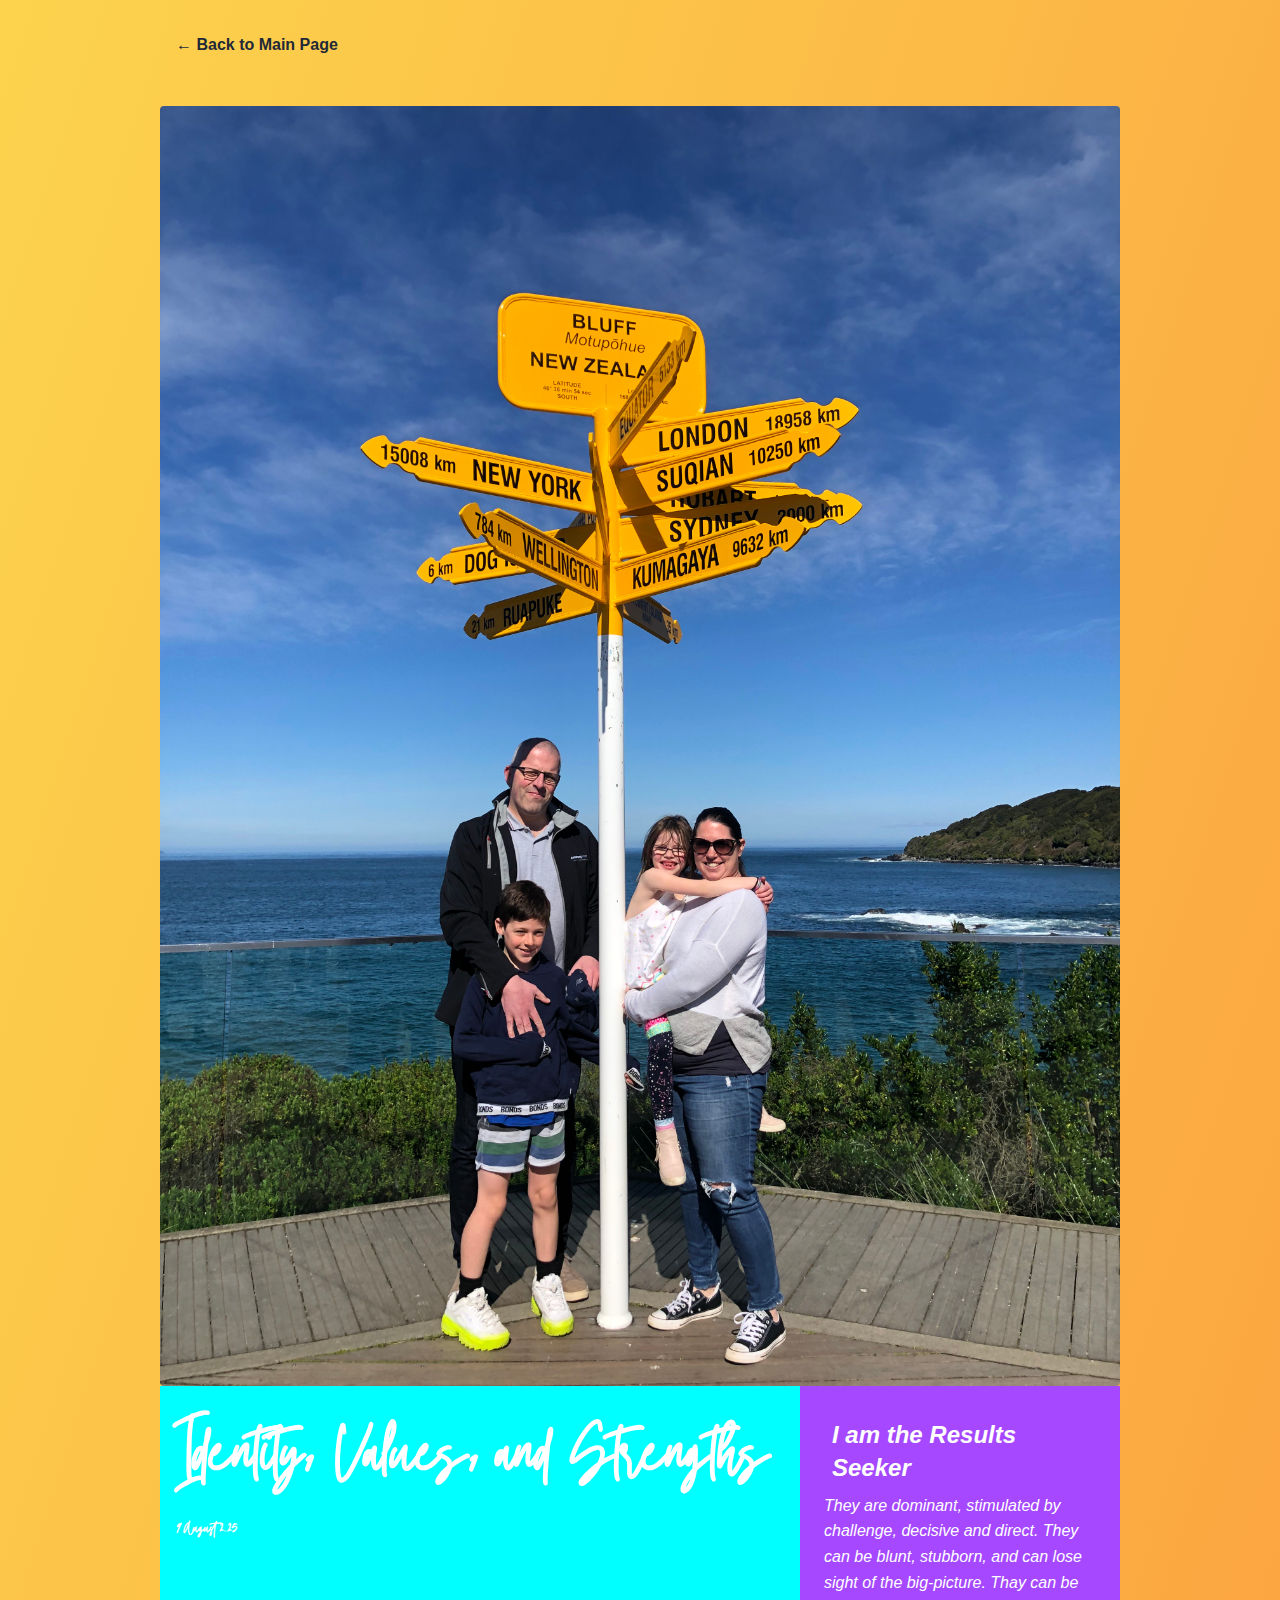
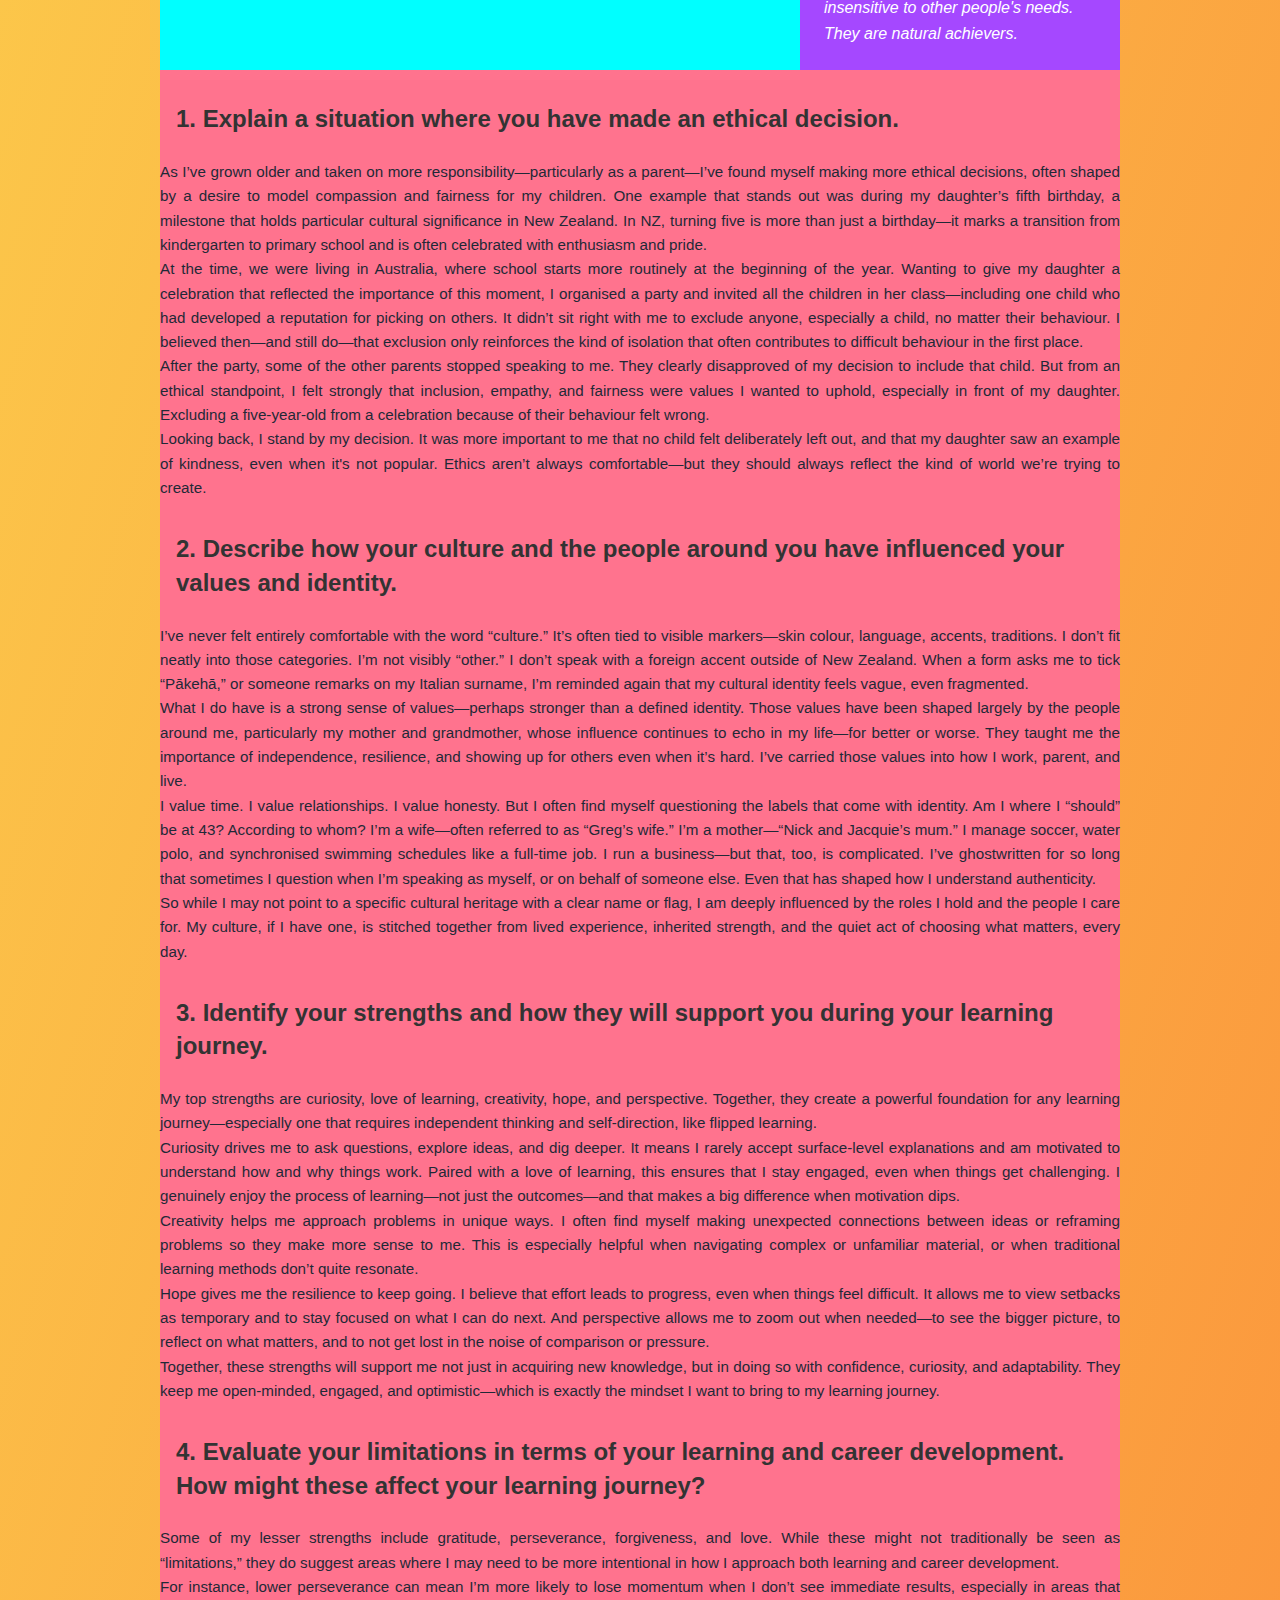
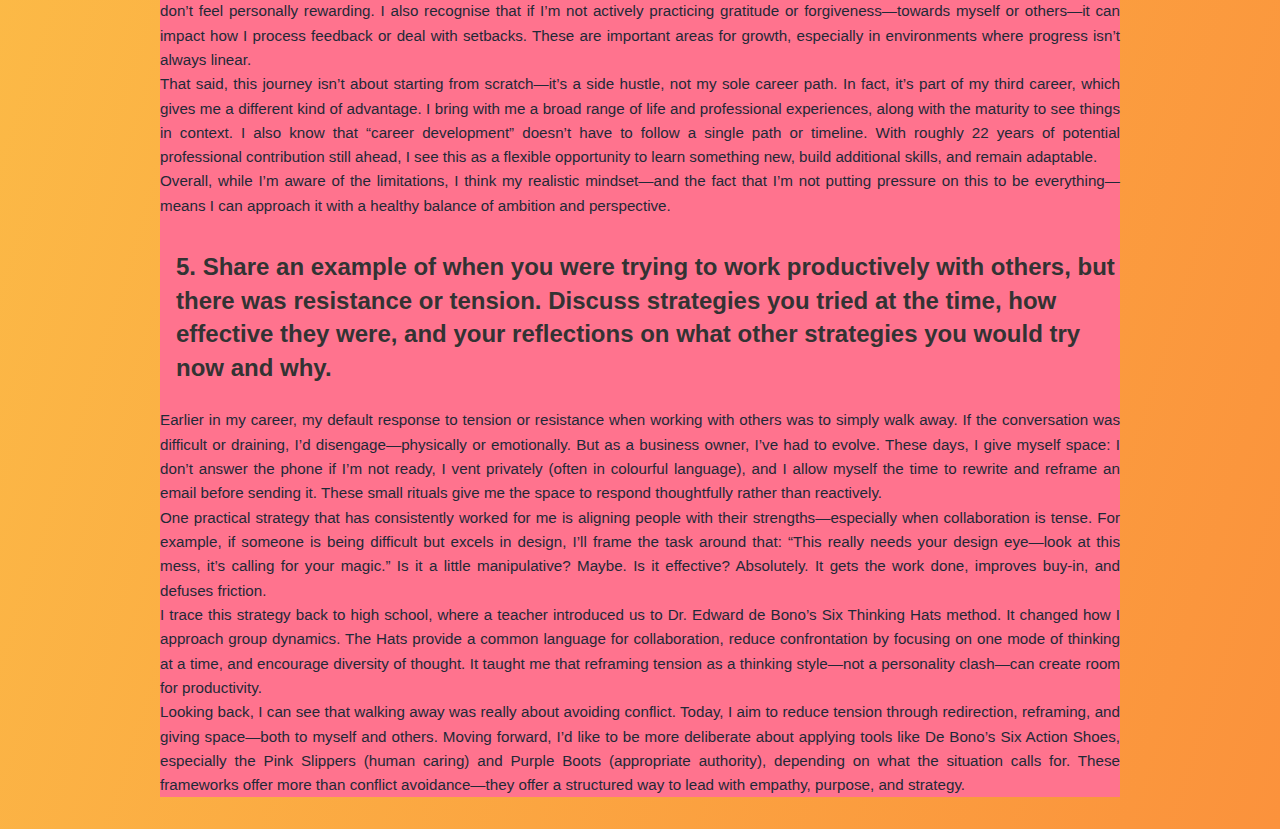
<file: blog/identity-values.html>
<!DOCTYPE html>
<html class="blog-page">
  <head>
    <title>Identity, Values, & Strengths</title>
    <meta charset="UTF-8" />
    <meta name="viewport" content="width=device-width, initial-scale=1.0" />
    <link href="../styles/main.css" rel="stylesheet" type="text/css" />
    <link href="/images/PFT Favicon.svg" rel="icon" type="image/x-icon" />
    <link href="../styles/blog.css" rel="stylesheet" type="text/css" />
    <link href="../styles/human-blog.css" rel="stylesheet" type="text/css" />
  </head>

  <body class="blog-page">
    <div class="container">
      <div class="back-button" style="grid-column: span 12">
        <a href="/index.html" class="back-button-link">← Back to Main Page</a>
      </div>
      <img
        src="/images/IMG-1048.jpg"
        alt="Tania and family standing under a sign"
        class="page-image"
      />
      <div class="content-grid">
        <!-- Headings and Quote in same row -->
        <div class="main-heading">
          <h1 class="heading-title">Identity, Values, and Strengths</h1>
          <p class="heading-date">9 August 2025</p>
        </div>

        <div class="quote-sidebar">
          <p class="heading-subtitle">I am the Results Seeker</p>
          <em
            >They are dominant, stimulated by challenge, decisive and direct.
            They can be blunt, stubborn, and can lose sight of the big-picture.
            Thay can be insensitive to other people's needs. They are natural
            achievers.</em
          >
        </div>

        <!-- Body Text full-width below -->
        <div class="body-text">
          <section>
            <h2>
              1. Explain a situation where you have made an ethical decision.
            </h2>
            <p>
              As I’ve grown older and taken on more responsibility—particularly
              as a parent—I’ve found myself making more ethical decisions, often
              shaped by a desire to model compassion and fairness for my
              children. One example that stands out was during my daughter’s
              fifth birthday, a milestone that holds particular cultural
              significance in New Zealand. In NZ, turning five is more than just
              a birthday—it marks a transition from kindergarten to primary
              school and is often celebrated with enthusiasm and pride.
            </p>
            <p>
              At the time, we were living in Australia, where school starts more
              routinely at the beginning of the year. Wanting to give my
              daughter a celebration that reflected the importance of this
              moment, I organised a party and invited all the children in her
              class—including one child who had developed a reputation for
              picking on others. It didn’t sit right with me to exclude anyone,
              especially a child, no matter their behaviour. I believed then—and
              still do—that exclusion only reinforces the kind of isolation that
              often contributes to difficult behaviour in the first place.
            </p>
            <p>
              After the party, some of the other parents stopped speaking to me.
              They clearly disapproved of my decision to include that child. But
              from an ethical standpoint, I felt strongly that inclusion,
              empathy, and fairness were values I wanted to uphold, especially
              in front of my daughter. Excluding a five-year-old from a
              celebration because of their behaviour felt wrong.
            </p>
            <p>
              Looking back, I stand by my decision. It was more important to me
              that no child felt deliberately left out, and that my daughter saw
              an example of kindness, even when it's not popular. Ethics aren’t
              always comfortable—but they should always reflect the kind of
              world we’re trying to create.
            </p>
          </section>

          <section>
            <h2>
              2. Describe how your culture and the people around you have
              influenced your values and identity.
            </h2>
            <p>
              I’ve never felt entirely comfortable with the word “culture.” It’s
              often tied to visible markers—skin colour, language, accents,
              traditions. I don’t fit neatly into those categories. I’m not
              visibly “other.” I don’t speak with a foreign accent outside of
              New Zealand. When a form asks me to tick “Pākehā,” or someone
              remarks on my Italian surname, I’m reminded again that my cultural
              identity feels vague, even fragmented.
            </p>
            <p>
              What I do have is a strong sense of values—perhaps stronger than a
              defined identity. Those values have been shaped largely by the
              people around me, particularly my mother and grandmother, whose
              influence continues to echo in my life—for better or worse. They
              taught me the importance of independence, resilience, and showing
              up for others even when it’s hard. I’ve carried those values into
              how I work, parent, and live.
            </p>
            <p>
              I value time. I value relationships. I value honesty. But I often
              find myself questioning the labels that come with identity. Am I
              where I “should” be at 43? According to whom? I’m a wife—often
              referred to as “Greg’s wife.” I’m a mother—“Nick and Jacquie’s
              mum.” I manage soccer, water polo, and synchronised swimming
              schedules like a full-time job. I run a business—but that, too, is
              complicated. I’ve ghostwritten for so long that sometimes I
              question when I’m speaking as myself, or on behalf of someone
              else. Even that has shaped how I understand authenticity.
            </p>
            <p>
              So while I may not point to a specific cultural heritage with a
              clear name or flag, I am deeply influenced by the roles I hold and
              the people I care for. My culture, if I have one, is stitched
              together from lived experience, inherited strength, and the quiet
              act of choosing what matters, every day.
            </p>
          </section>

          <section>
            <h2>
              3. Identify your strengths and how they will support you during
              your learning journey.
            </h2>
            <p>
              My top strengths are curiosity, love of learning, creativity,
              hope, and perspective. Together, they create a powerful foundation
              for any learning journey—especially one that requires independent
              thinking and self-direction, like flipped learning.
            </p>
            <p>
              Curiosity drives me to ask questions, explore ideas, and dig
              deeper. It means I rarely accept surface-level explanations and am
              motivated to understand how and why things work. Paired with a
              love of learning, this ensures that I stay engaged, even when
              things get challenging. I genuinely enjoy the process of
              learning—not just the outcomes—and that makes a big difference
              when motivation dips.
            </p>
            <p>
              Creativity helps me approach problems in unique ways. I often find
              myself making unexpected connections between ideas or reframing
              problems so they make more sense to me. This is especially helpful
              when navigating complex or unfamiliar material, or when
              traditional learning methods don’t quite resonate.
            </p>
            <p>
              Hope gives me the resilience to keep going. I believe that effort
              leads to progress, even when things feel difficult. It allows me
              to view setbacks as temporary and to stay focused on what I can do
              next. And perspective allows me to zoom out when needed—to see the
              bigger picture, to reflect on what matters, and to not get lost in
              the noise of comparison or pressure.
            </p>
            <p>
              Together, these strengths will support me not just in acquiring
              new knowledge, but in doing so with confidence, curiosity, and
              adaptability. They keep me open-minded, engaged, and
              optimistic—which is exactly the mindset I want to bring to my
              learning journey.
            </p>
          </section>

          <section>
            <h2>
              4. Evaluate your limitations in terms of your learning and career
              development. How might these affect your learning journey?
            </h2>
            <p>
              Some of my lesser strengths include gratitude, perseverance,
              forgiveness, and love. While these might not traditionally be seen
              as “limitations,” they do suggest areas where I may need to be
              more intentional in how I approach both learning and career
              development.
            </p>
            <p>
              For instance, lower perseverance can mean I’m more likely to lose
              momentum when I don’t see immediate results, especially in areas
              that don’t feel personally rewarding. I also recognise that if I’m
              not actively practicing gratitude or forgiveness—towards myself or
              others—it can impact how I process feedback or deal with setbacks.
              These are important areas for growth, especially in environments
              where progress isn’t always linear.
            </p>
            <p>
              That said, this journey isn’t about starting from scratch—it’s a
              side hustle, not my sole career path. In fact, it’s part of my
              third career, which gives me a different kind of advantage. I
              bring with me a broad range of life and professional experiences,
              along with the maturity to see things in context. I also know that
              “career development” doesn’t have to follow a single path or
              timeline. With roughly 22 years of potential professional
              contribution still ahead, I see this as a flexible opportunity to
              learn something new, build additional skills, and remain
              adaptable.
            </p>
            <p>
              Overall, while I’m aware of the limitations, I think my realistic
              mindset—and the fact that I’m not putting pressure on this to be
              everything—means I can approach it with a healthy balance of
              ambition and perspective.
            </p>
          </section>

          <section>
            <h2>
              5. Share an example of when you were trying to work productively
              with others, but there was resistance or tension. Discuss
              strategies you tried at the time, how effective they were, and
              your reflections on what other strategies you would try now and
              why.
            </h2>
            <p>
              Earlier in my career, my default response to tension or resistance
              when working with others was to simply walk away. If the
              conversation was difficult or draining, I’d disengage—physically
              or emotionally. But as a business owner, I’ve had to evolve. These
              days, I give myself space: I don’t answer the phone if I’m not
              ready, I vent privately (often in colourful language), and I allow
              myself the time to rewrite and reframe an email before sending it.
              These small rituals give me the space to respond thoughtfully
              rather than reactively.
            </p>
            <p>
              One practical strategy that has consistently worked for me is
              aligning people with their strengths—especially when collaboration
              is tense. For example, if someone is being difficult but excels in
              design, I’ll frame the task around that: “This really needs your
              design eye—look at this mess, it’s calling for your magic.” Is it
              a little manipulative? Maybe. Is it effective? Absolutely. It gets
              the work done, improves buy-in, and defuses friction.
            </p>
            <p>
              I trace this strategy back to high school, where a teacher
              introduced us to Dr. Edward de Bono’s Six Thinking Hats method. It
              changed how I approach group dynamics. The Hats provide a common
              language for collaboration, reduce confrontation by focusing on
              one mode of thinking at a time, and encourage diversity of
              thought. It taught me that reframing tension as a thinking
              style—not a personality clash—can create room for productivity.
            </p>
            <p>
              Looking back, I can see that walking away was really about
              avoiding conflict. Today, I aim to reduce tension through
              redirection, reframing, and giving space—both to myself and
              others. Moving forward, I’d like to be more deliberate about
              applying tools like De Bono’s Six Action Shoes, especially the
              Pink Slippers (human caring) and Purple Boots (appropriate
              authority), depending on what the situation calls for. These
              frameworks offer more than conflict avoidance—they offer a
              structured way to lead with empathy, purpose, and strategy.
            </p>
          </section>
        </div>
      </div>
    </div>
  </body>
</html>
</file>
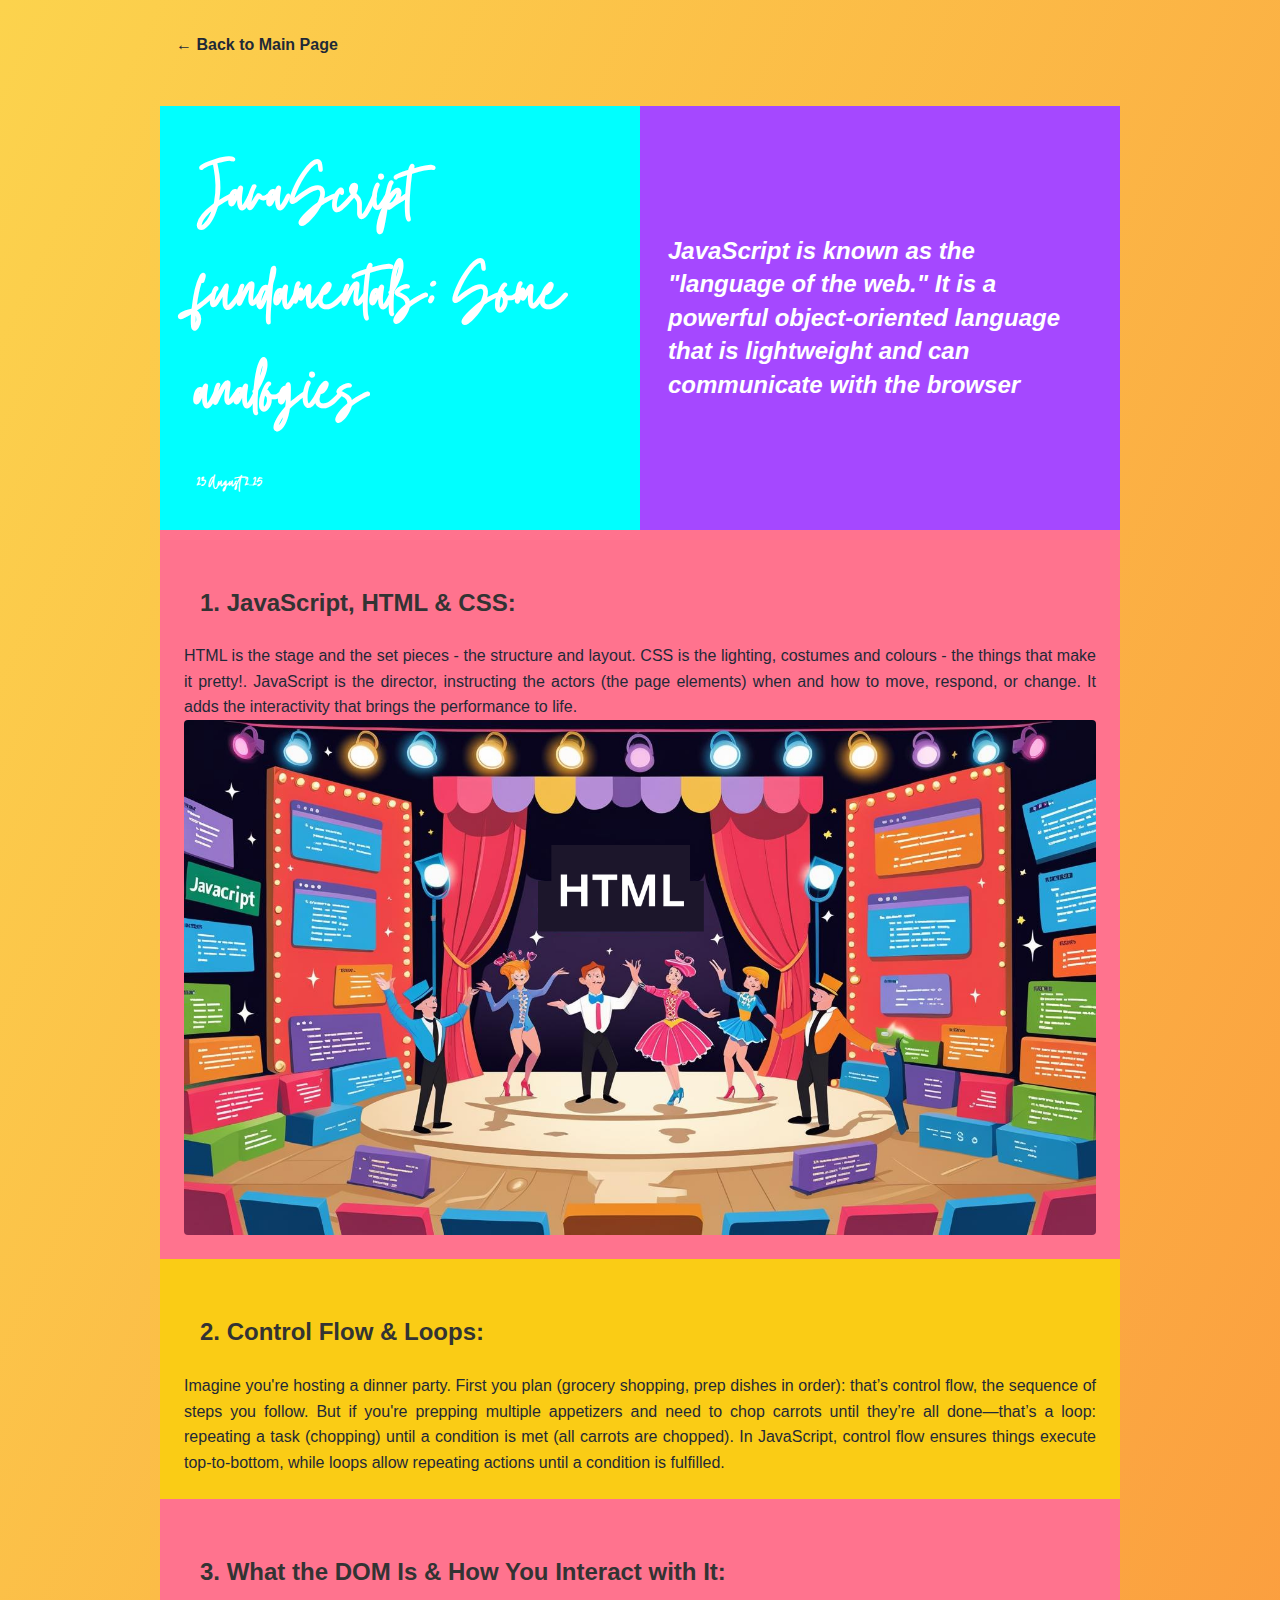
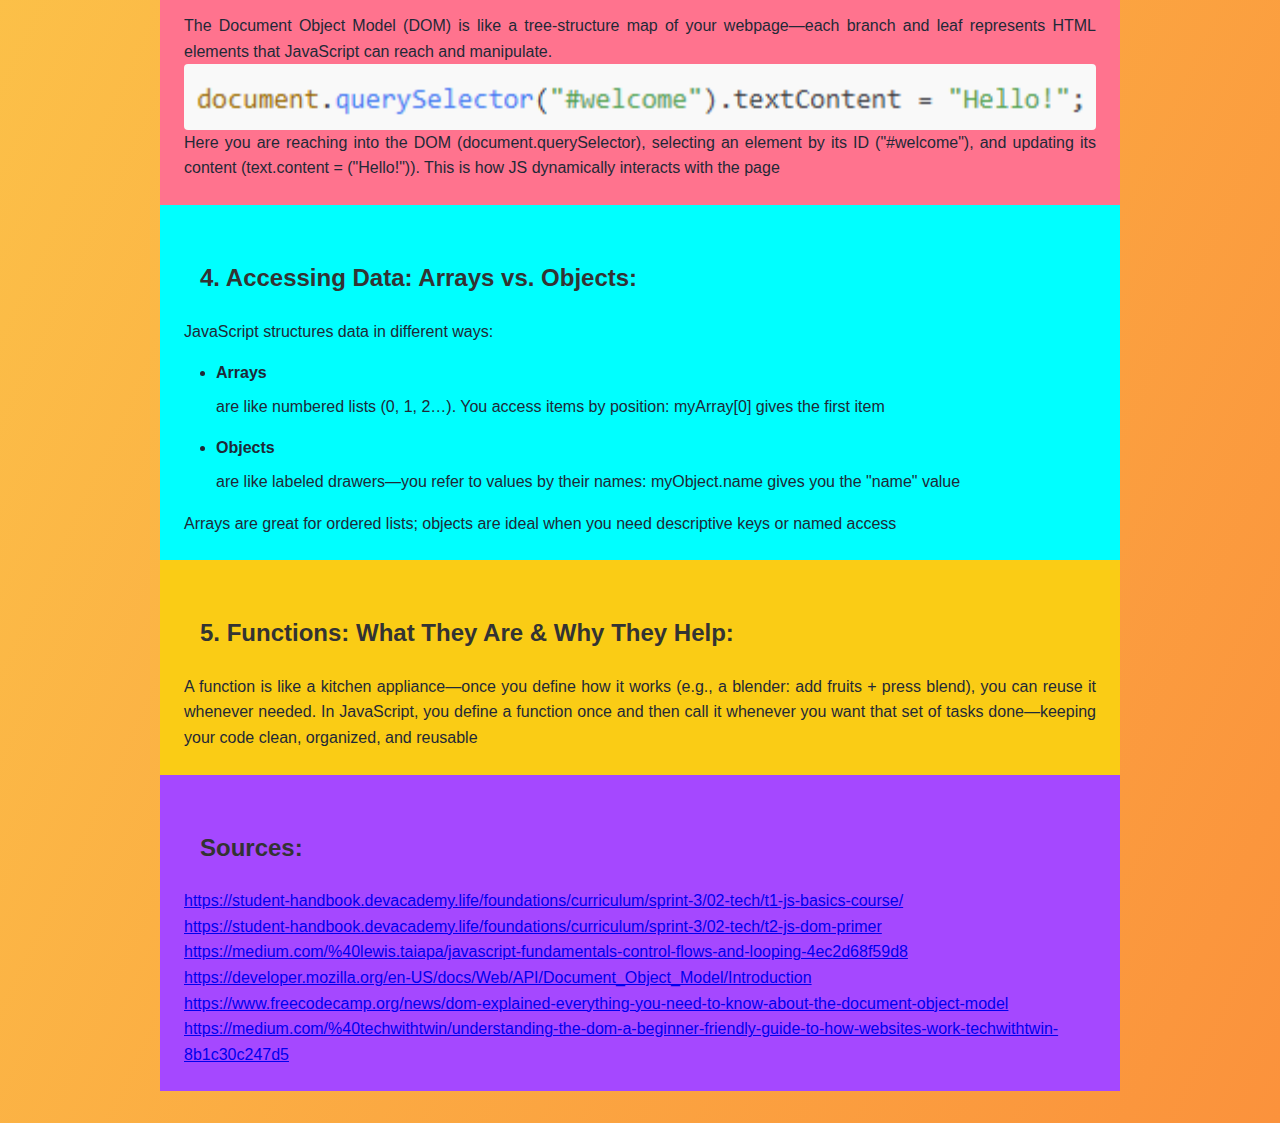
<file: blog/javascript-dom.html>
<!DOCTYPE html>
<html class="blog-page">
  <head>
    <title>JavaScript fundamentals</title>
    <meta charset="UTF-8" />
    <meta name="viewport" content="width=device-width, initial-scale=1.0" />
    <link href="../styles/main.css" rel="stylesheet" type="text/css" />
    <link href="/images/PFT Favicon.svg" rel="icon" type="image/x-icon" />
    <link href="../styles/blog.css" rel="stylesheet" type="text/css" />
    <link href="../styles/tech-blog.css" rel="stylesheet" type="text/css" />
  </head>

  <body class="blog-page">
    <div class="container">
      <div class="back-button" style="grid-column: span 12">
        <a href="/index.html" class="back-button-link">← Back to Main Page</a>
      </div>

      <div class="content-grid">
        <!-- Headings and Quote in same row -->
        <div class="heading-container" style="grid-column: span 12">
          <div class="main-heading">
            <h1 class="heading-title">
              JavaScript fundamentals: Some analogies
            </h1>
            <p class="heading-date">23 August 2025</p>
          </div>

          <div class="quote-sidebar">
            <p class="heading-subtitle">
              JavaScript is known as the "language of the web." It is a powerful
              object-oriented language that is lightweight and can communicate
              with the browser
            </p>
          </div>
        </div>
      </div>

      <!-- Full width text section above columns -->
      <div class="full-width-text">
        <h2>1. JavaScript, HTML & CSS:</h2>
        <p>
          HTML is the stage and the set pieces - the structure and layout. CSS
          is the lighting, costumes and colours - the things that make it
          pretty!. JavaScript is the director, instructing the actors (the page
          elements) when and how to move, respond, or change. It adds the
          interactivity that brings the performance to life.
        </p>
        <img src="/images/HTML.png" alt="HTML stage show" class="page-image" />
      </div>

      <div class="full-width-text" style="background-color: #facc15">
        <h2>2. Control Flow & Loops:</h2>
        <p>
          Imagine you're hosting a dinner party. First you plan (grocery
          shopping, prep dishes in order): that’s control flow, the sequence of
          steps you follow. But if you're prepping multiple appetizers and need
          to chop carrots until they’re all done—that’s a loop: repeating a task
          (chopping) until a condition is met (all carrots are chopped). In
          JavaScript, control flow ensures things execute top‑to‑bottom, while
          loops allow repeating actions until a condition is fulfilled.
        </p>
      </div>

      <div class="full-width-text" style="background-color: #ff738e">
        <h2>3. What the DOM Is & How You Interact with It:</h2>
        <p>
          The Document Object Model (DOM) is like a tree‑structure map of your
          webpage—each branch and leaf represents HTML elements that JavaScript
          can reach and manipulate.
        </p>
        <img src="/images/JS-Hello.png" alt="JS" class="page-image" />
        <p>
          Here you are reaching into the DOM (document.querySelector), selecting
          an element by its ID ("#welcome"), and updating its content
          (text.content = ("Hello!")). This is how JS dynamically interacts with
          the page
        </p>
      </div>

      <div class="full-width-text" style="background-color: cyan">
        <h2>4. Accessing Data: Arrays vs. Objects:</h2>
        <p>JavaScript structures data in different ways:</p>
        <ul>
          <li>
            <strong>Arrays</strong>
            <p>
              are like numbered lists (0, 1, 2…). You access items by position:
              myArray[0] gives the first item
            </p>
          </li>
          <li>
            <strong>Objects</strong>
            <p>
              are like labeled drawers—you refer to values by their names:
              myObject.name gives you the "name" value
            </p>
          </li>
        </ul>
        <p>
          Arrays are great for ordered lists; objects are ideal when you need
          descriptive keys or named access
        </p>
      </div>

      <div class="full-width-text" style="background-color: #facc15">
        <h2>5. Functions: What They Are & Why They Help:</h2>
        <p>
          A function is like a kitchen appliance—once you define how it works
          (e.g., a blender: add fruits + press blend), you can reuse it whenever
          needed. In JavaScript, you define a function once and then call it
          whenever you want that set of tasks done—keeping your code clean,
          organized, and reusable
        </p>
      </div>

      <div class="full-width-text" style="background-color: #a548ff">
        <h2>Sources:</h2>
        <p>
          <a
            href="https://student-handbook.devacademy.life/foundations/curriculum/sprint-3/02-tech/t1-js-basics-course"
            >https://student-handbook.devacademy.life/foundations/curriculum/sprint-3/02-tech/t1-js-basics-course/</a
          >
          <br />
          <a
            href="https://student-handbook.devacademy.life/foundations/curriculum/sprint-3/02-tech/t2-js-dom-primer"
            >https://student-handbook.devacademy.life/foundations/curriculum/sprint-3/02-tech/t2-js-dom-primer</a
          >
          <br />
          <a
            href="https://medium.com/%40lewis.taiapa/javascript-fundamentals-control-flows-and-looping-4ec2d68f59d8"
            >https://medium.com/%40lewis.taiapa/javascript-fundamentals-control-flows-and-looping-4ec2d68f59d8</a
          >
          <br />
          <a
            href="https://developer.mozilla.org/en-US/docs/Web/API/Document_Object_Model/Introduction"
            >https://developer.mozilla.org/en-US/docs/Web/API/Document_Object_Model/Introduction</a
          >
          <br />
          <a
            href="https://www.freecodecamp.org/news/dom-explained-everything-you-need-to-know-about-the-document-object-model"
            >https://www.freecodecamp.org/news/dom-explained-everything-you-need-to-know-about-the-document-object-model</a
          >
          <br />
          <a
            href="https://medium.com/%40techwithtwin/understanding-the-dom-a-beginner-friendly-guide-to-how-websites-work-techwithtwin-8b1c30c247d5"
            >https://medium.com/%40techwithtwin/understanding-the-dom-a-beginner-friendly-guide-to-how-websites-work-techwithtwin-8b1c30c247d5</a
          >
        </p>
      </div>
    </div>
  </body>
</html>
</file>
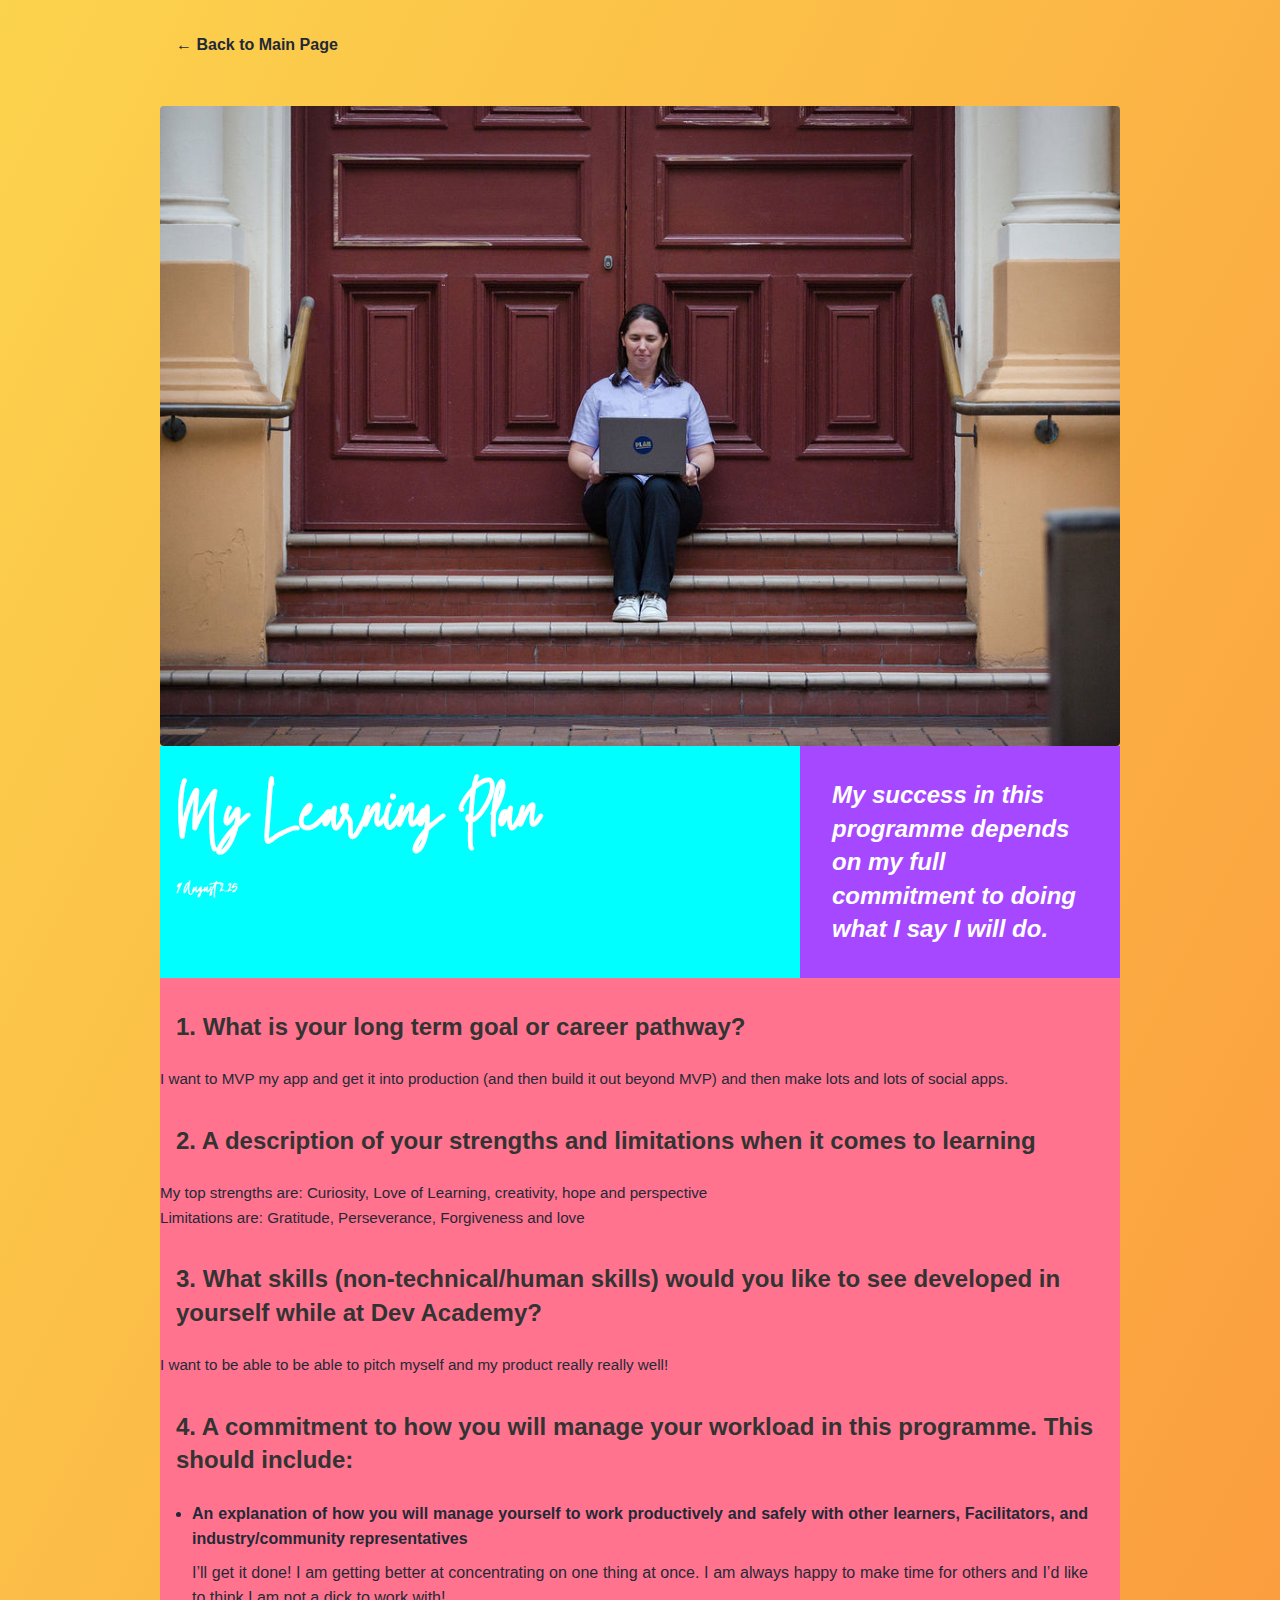
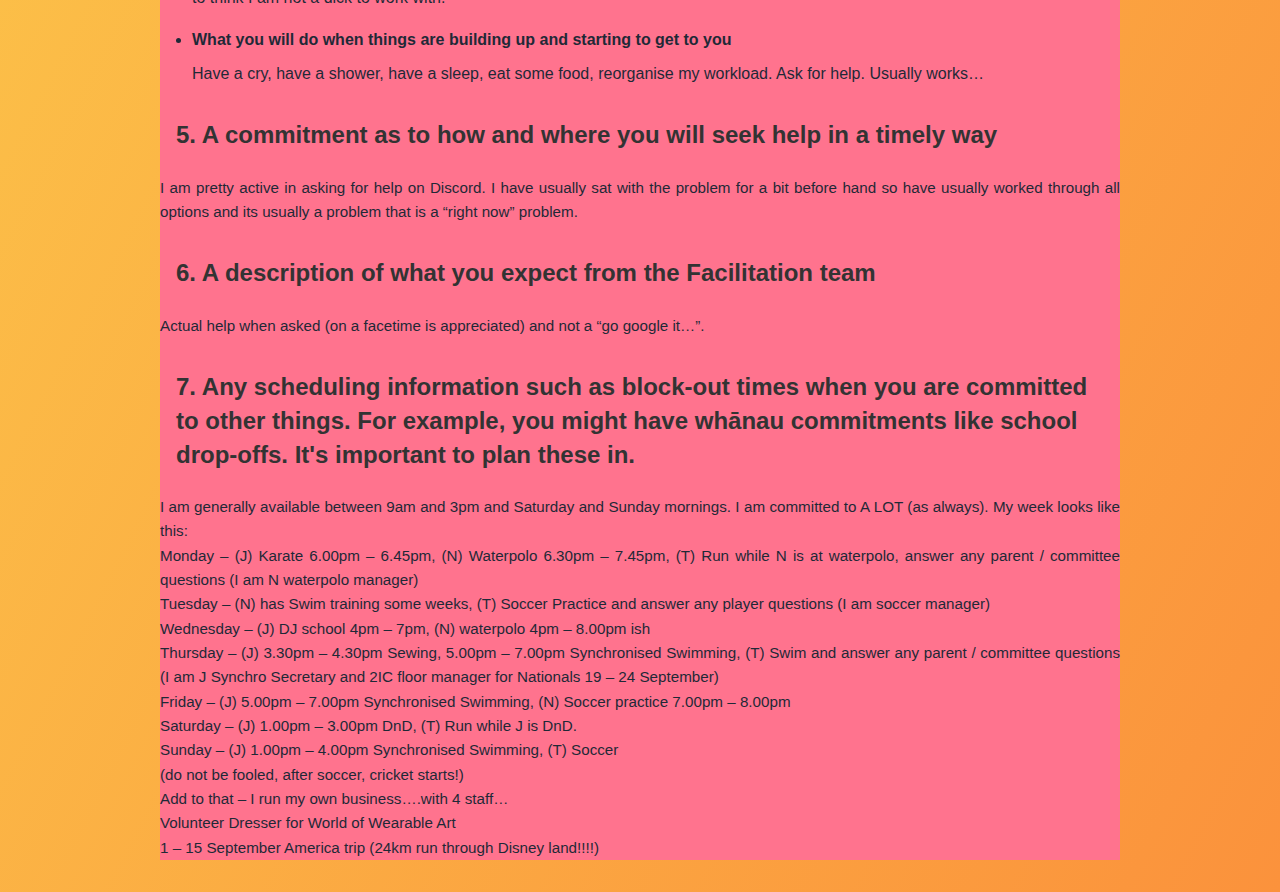
<file: blog/learning-plan.html>
<!DOCTYPE html>
<html class="blog-page">
  <head>
    <title>Learning Plan</title>
    <meta charset="UTF-8" />
    <meta name="viewport" content="width=device-width, initial-scale=1.0" />
    <link href="../styles/main.css" rel="stylesheet" type="text/css" />
    <link href="/images/PFT Favicon.svg" rel="icon" type="image/x-icon" />
    <link href="../styles/blog.css" rel="stylesheet" type="text/css" />
    <link href="../styles/human-blog.css" rel="stylesheet" type="text/css" />
  </head>

  <body class="blog-page">
    <div class="container">
      <div class="back-button" style="grid-column: span 12">
        <a href="/index.html" class="back-button-link">← Back to Main Page</a>
      </div>
      <img
        src="/images/Tania-56.jpeg"
        alt="Tania sitting on steps with computer"
        class="page-image"
      />
      <div class="content-grid">
        <!-- Headings and Quote in same row -->
        <div class="main-heading">
          <h1 class="heading-title">My Learning Plan</h1>
          <p class="heading-date">9 August 2025</p>
        </div>

        <div class="quote-sidebar">
          <p class="heading-subtitle">
            My success in this programme depends on my full commitment to doing
            what I say I will do.
          </p>
        </div>

        <!-- Body Text full-width below -->
        <div class="body-text">
          <section>
            <h2>1. What is your long term goal or career pathway?</h2>
            <p>
              I want to MVP my app and get it into production (and then build it
              out beyond MVP) and then make lots and lots of social apps.
            </p>
          </section>

          <section>
            <h2>
              2. A description of your strengths and limitations when it comes
              to learning
            </h2>
            <p>
              My top strengths are: Curiosity, Love of Learning, creativity,
              hope and perspective
            </p>
            <p>
              Limitations are: Gratitude, Perseverance, Forgiveness and love
            </p>
          </section>

          <section>
            <h2>
              3. What skills (non-technical/human skills) would you like to see
              developed in yourself while at Dev Academy?
            </h2>
            <p>
              I want to be able to be able to pitch myself and my product really
              really well!
            </p>
          </section>

          <section>
            <h2>
              4. A commitment to how you will manage your workload in this
              programme. This should include:
            </h2>
            <ul>
              <li>
                <strong
                  >An explanation of how you will manage yourself to work
                  productively and safely with other learners, Facilitators, and
                  industry/community representatives</strong
                >
                <p>
                  I’ll get it done! I am getting better at concentrating on one
                  thing at once. I am always happy to make time for others and
                  I’d like to think I am not a dick to work with!
                </p>
              </li>
              <li>
                <strong
                  >What you will do when things are building up and starting to
                  get to you</strong
                >
                <p>
                  Have a cry, have a shower, have a sleep, eat some food,
                  reorganise my workload. Ask for help. Usually works…
                </p>
              </li>
            </ul>
          </section>

          <section>
            <h2>
              5. A commitment as to how and where you will seek help in a timely
              way
            </h2>
            <p>
              I am pretty active in asking for help on Discord. I have usually
              sat with the problem for a bit before hand so have usually worked
              through all options and its usually a problem that is a “right
              now” problem.
            </p>
          </section>

          <section>
            <h2>
              6. A description of what you expect from the Facilitation team
            </h2>
            <p>
              Actual help when asked (on a facetime is appreciated) and not a
              “go google it…”.
            </p>
          </section>

          <section>
            <h2>
              7. Any scheduling information such as block-out times when you are
              committed to other things. For example, you might have whānau
              commitments like school drop-offs. It's important to plan these
              in.
            </h2>
            <p>
              I am generally available between 9am and 3pm and Saturday and
              Sunday mornings. I am committed to A LOT (as always). My week
              looks like this:
            </p>
            <p>
              Monday – (J) Karate 6.00pm – 6.45pm, (N) Waterpolo 6.30pm –
              7.45pm, (T) Run while N is at waterpolo, answer any parent /
              committee questions (I am N waterpolo manager) <br />
              Tuesday – (N) has Swim training some weeks, (T) Soccer Practice
              and answer any player questions (I am soccer manager)
              <br />Wednesday – (J) DJ school 4pm – 7pm, (N) waterpolo 4pm –
              8.00pm ish <br />Thursday – (J) 3.30pm – 4.30pm Sewing, 5.00pm –
              7.00pm Synchronised Swimming, (T) Swim and answer any parent /
              committee questions (I am J Synchro Secretary and 2IC floor
              manager for Nationals 19 – 24 September) <br />
              Friday – (J) 5.00pm – 7.00pm Synchronised Swimming, (N) Soccer
              practice 7.00pm – 8.00pm <br />
              Saturday – (J) 1.00pm – 3.00pm DnD, (T) Run while J is DnD.
              <br />Sunday – (J) 1.00pm – 4.00pm Synchronised Swimming, (T)
              Soccer
            </p>
            <p>(do not be fooled, after soccer, cricket starts!)</p>
            <p>
              Add to that – I run my own business….with 4 staff… <br />Volunteer
              Dresser for World of Wearable Art <br />
              1 – 15 September America trip (24km run through Disney land!!!!)
            </p>
          </section>
        </div>
      </div>
    </div>
  </body>
</html>
</file>
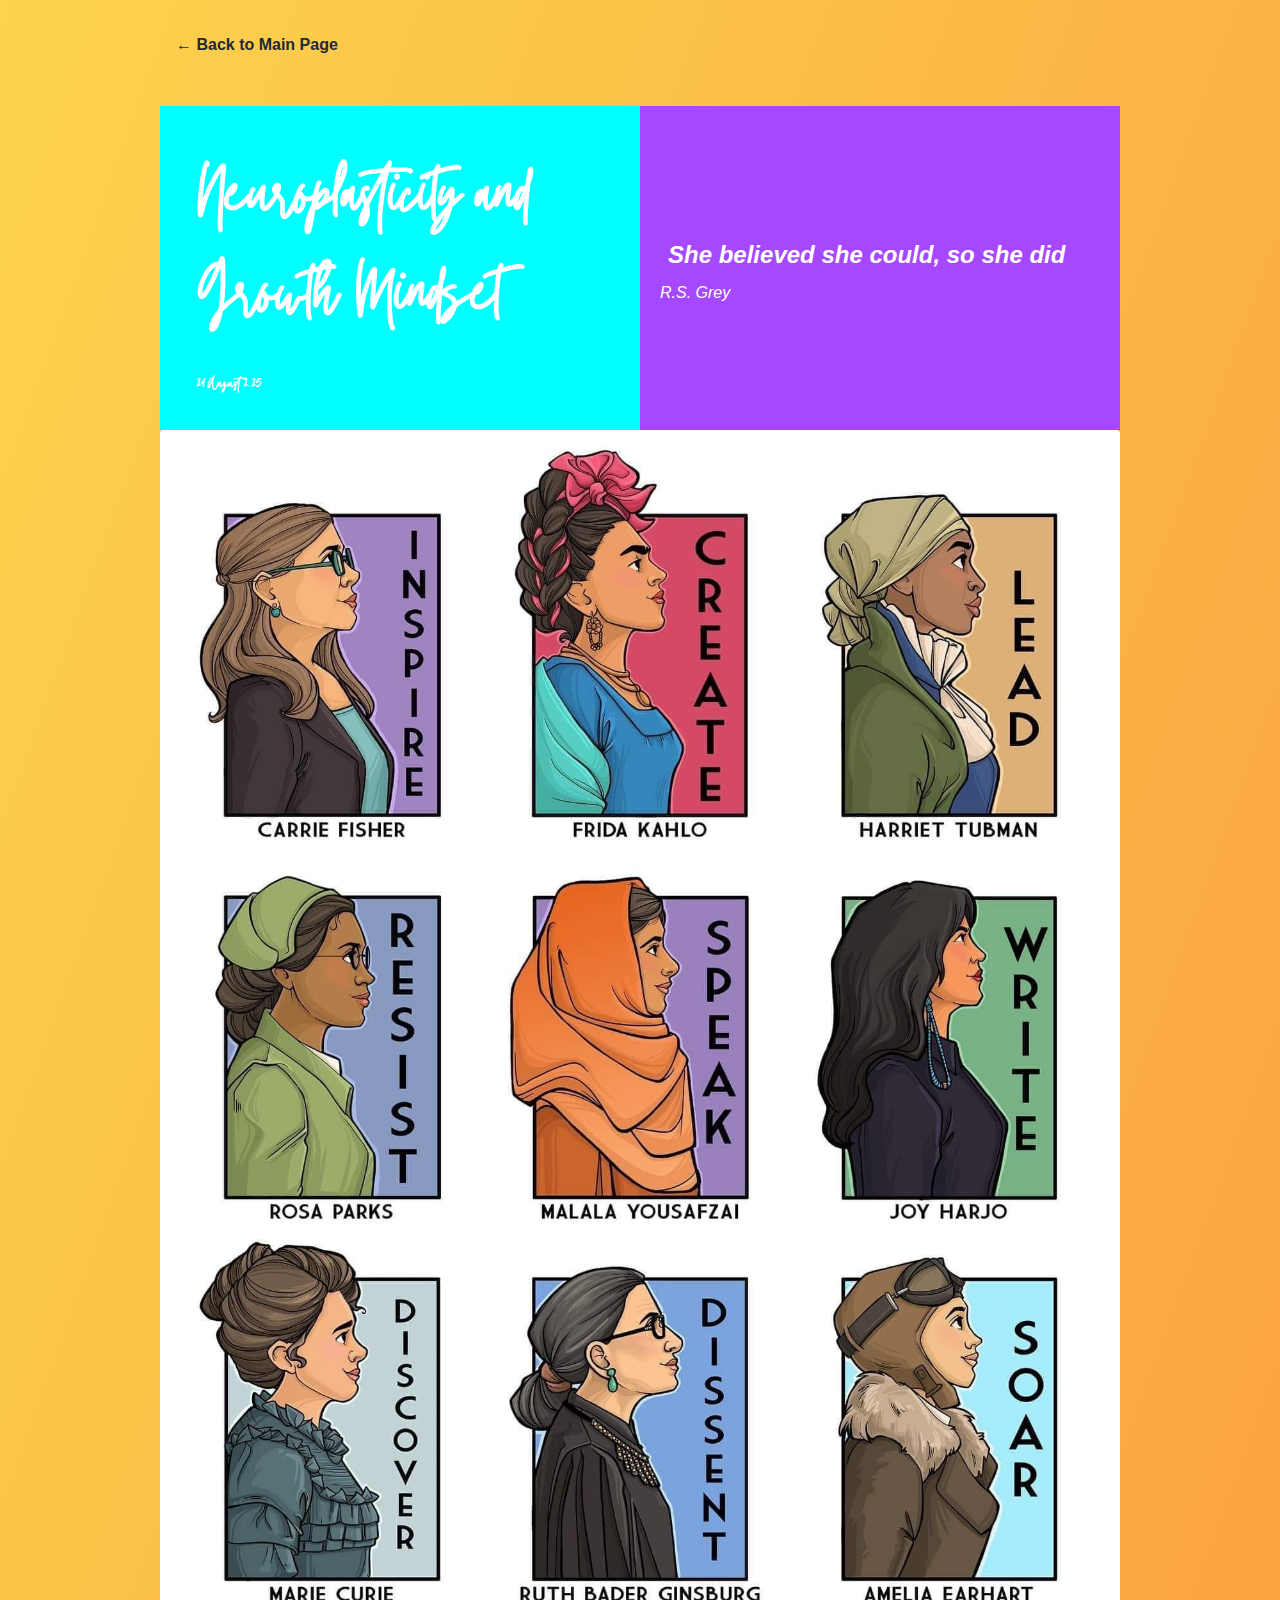
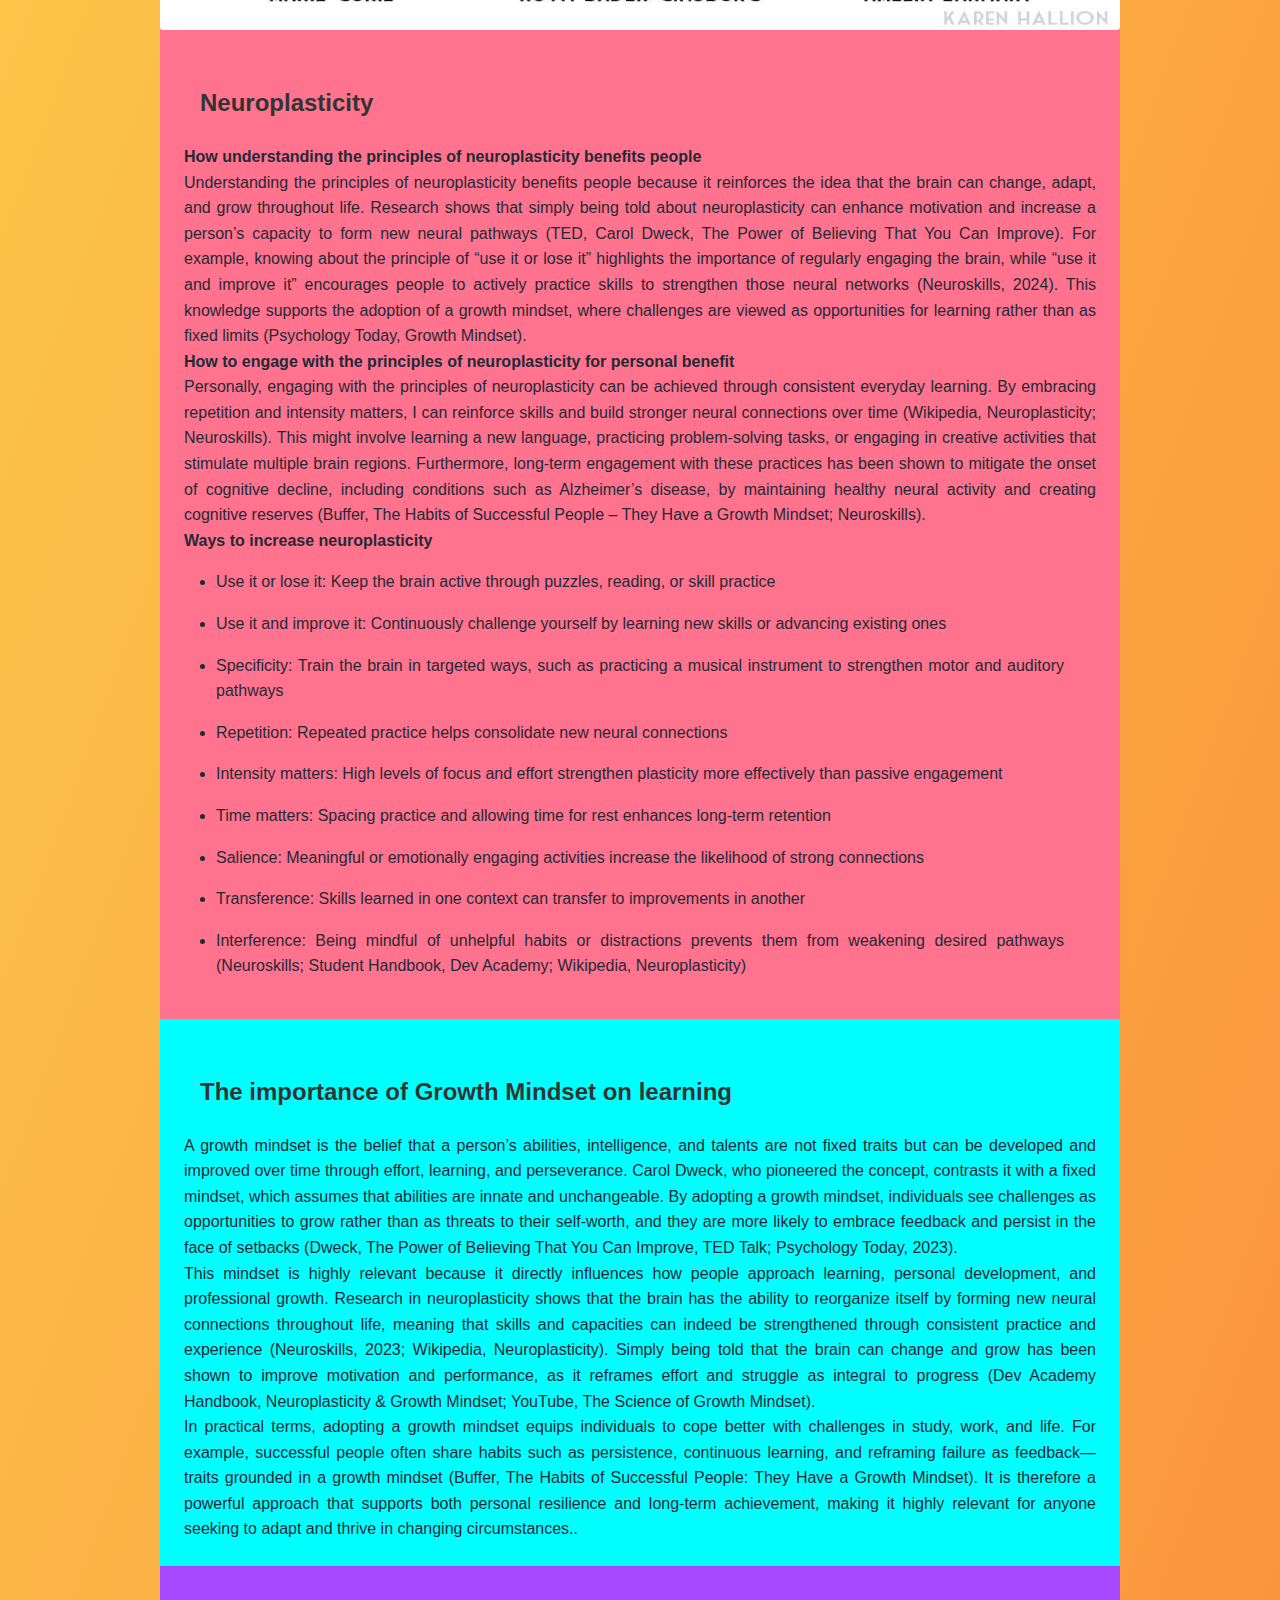
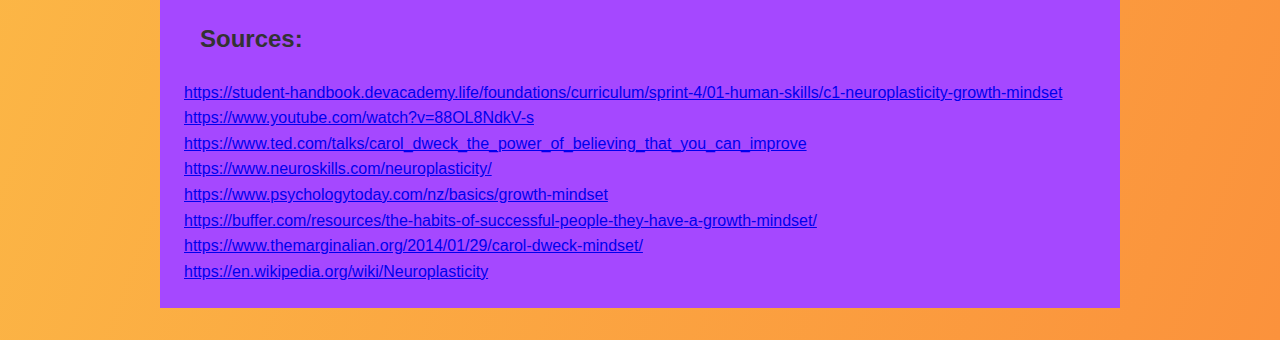
<file: blog/neuroplasticity.html>
<!DOCTYPE html>
<html class="blog-page">
  <head>
    <title>Neuroplasticity</title>
    <meta charset="UTF-8" />
    <meta name="viewport" content="width=device-width, initial-scale=1.0" />
    <link href="../styles/main.css" rel="stylesheet" type="text/css" />
    <link href="/images/PFT Favicon.svg" rel="icon" type="image/x-icon" />
    <link href="../styles/blog.css" rel="stylesheet" type="text/css" />
    <link href="../styles/tech-blog.css" rel="stylesheet" type="text/css" />
  </head>

  <body class="blog-page">
    <div class="container">
      <div class="back-button" style="grid-column: span 12">
        <a href="/index.html" class="back-button-link">← Back to Main Page</a>
      </div>

      <div class="content-grid">
        <!-- Headings and Quote in same row -->
        <div
          class="heading-container"
          style="
            grid-column: span 12;
            display: flex;
            align-items: stretch;
            height: 100%;
          "
        >
          <div
            class="main-heading"
            style="
              flex: 1;
              display: flex;
              flex-direction: column;
              justify-content: center;
            "
          >
            <h1 class="heading-title">Neuroplasticity and Growth Mindset</h1>
            <p class="heading-date">24 August 2025</p>
          </div>

          <div
            class="quote-sidebar"
            style="
              flex: 1;
              display: flex;
              flex-direction: column;
              justify-content: center;
            "
          >
            <p class="heading-subtitle">She believed she could, so she did</p>
            <p>R.S. Grey</p>
          </div>
        </div>
      </div>

      <img
        src="/images/inspiring-women.jpg"
        alt="inspiring-women"
        class="page-image"
      />

      <div class="full-width-text">
        <h2>Neuroplasticity</h2>
        <p>
          <strong
            >How understanding the principles of neuroplasticity benefits
            people</strong
          >
        </p>
        <p>
          Understanding the principles of neuroplasticity benefits people
          because it reinforces the idea that the brain can change, adapt, and
          grow throughout life. Research shows that simply being told about
          neuroplasticity can enhance motivation and increase a person’s
          capacity to form new neural pathways (TED, Carol Dweck, The Power of
          Believing That You Can Improve). For example, knowing about the
          principle of “use it or lose it” highlights the importance of
          regularly engaging the brain, while “use it and improve it” encourages
          people to actively practice skills to strengthen those neural networks
          (Neuroskills, 2024). This knowledge supports the adoption of a growth
          mindset, where challenges are viewed as opportunities for learning
          rather than as fixed limits (Psychology Today, Growth Mindset).
        </p>
        <p>
          <strong
            >How to engage with the principles of neuroplasticity for personal
            benefit</strong
          >
        </p>
        <p>
          Personally, engaging with the principles of neuroplasticity can be
          achieved through consistent everyday learning. By embracing repetition
          and intensity matters, I can reinforce skills and build stronger
          neural connections over time (Wikipedia, Neuroplasticity;
          Neuroskills). This might involve learning a new language, practicing
          problem-solving tasks, or engaging in creative activities that
          stimulate multiple brain regions. Furthermore, long-term engagement
          with these practices has been shown to mitigate the onset of cognitive
          decline, including conditions such as Alzheimer’s disease, by
          maintaining healthy neural activity and creating cognitive reserves
          (Buffer, The Habits of Successful People – They Have a Growth Mindset;
          Neuroskills).
        </p>
        <p>
          <strong>Ways to increase neuroplasticity</strong>
        </p>
        <ul>
          <li>
            Use it or lose it: Keep the brain active through puzzles, reading,
            or skill practice
          </li>
          <li>
            Use it and improve it: Continuously challenge yourself by learning
            new skills or advancing existing ones
          </li>
          <li>
            Specificity: Train the brain in targeted ways, such as practicing a
            musical instrument to strengthen motor and auditory pathways
          </li>
          <li>
            Repetition: Repeated practice helps consolidate new neural
            connections
          </li>
          <li>
            Intensity matters: High levels of focus and effort strengthen
            plasticity more effectively than passive engagement
          </li>
          <li>
            Time matters: Spacing practice and allowing time for rest enhances
            long-term retention
          </li>
          <li>
            Salience: Meaningful or emotionally engaging activities increase the
            likelihood of strong connections
          </li>
          <li>
            Transference: Skills learned in one context can transfer to
            improvements in another
          </li>
          <li>
            Interference: Being mindful of unhelpful habits or distractions
            prevents them from weakening desired pathways (Neuroskills; Student
            Handbook, Dev Academy; Wikipedia, Neuroplasticity)
          </li>
        </ul>
      </div>

      <div class="full-width-text" style="background-color: cyan">
        <h2>The importance of Growth Mindset on learning</h2>
        <p>
          A growth mindset is the belief that a person’s abilities,
          intelligence, and talents are not fixed traits but can be developed
          and improved over time through effort, learning, and perseverance.
          Carol Dweck, who pioneered the concept, contrasts it with a fixed
          mindset, which assumes that abilities are innate and unchangeable. By
          adopting a growth mindset, individuals see challenges as opportunities
          to grow rather than as threats to their self-worth, and they are more
          likely to embrace feedback and persist in the face of setbacks (Dweck,
          The Power of Believing That You Can Improve, TED Talk; Psychology
          Today, 2023).
        </p>
        <p>
          This mindset is highly relevant because it directly influences how
          people approach learning, personal development, and professional
          growth. Research in neuroplasticity shows that the brain has the
          ability to reorganize itself by forming new neural connections
          throughout life, meaning that skills and capacities can indeed be
          strengthened through consistent practice and experience (Neuroskills,
          2023; Wikipedia, Neuroplasticity). Simply being told that the brain
          can change and grow has been shown to improve motivation and
          performance, as it reframes effort and struggle as integral to
          progress (Dev Academy Handbook, Neuroplasticity & Growth Mindset;
          YouTube, The Science of Growth Mindset).
        </p>
        <p>
          In practical terms, adopting a growth mindset equips individuals to
          cope better with challenges in study, work, and life. For example,
          successful people often share habits such as persistence, continuous
          learning, and reframing failure as feedback—traits grounded in a
          growth mindset (Buffer, The Habits of Successful People: They Have a
          Growth Mindset). It is therefore a powerful approach that supports
          both personal resilience and long-term achievement, making it highly
          relevant for anyone seeking to adapt and thrive in changing
          circumstances..
        </p>
      </div>
      <div
        class="full-width-text"
        style="grid-column: span 12; background-color: #a548ff"
      >
        <h2>Sources:</h2>
        <p>
          <a
            href="https://student-handbook.devacademy.life/foundations/curriculum/sprint-4/01-human-skills/c1-neuroplasticity-growth-mindset"
            >https://student-handbook.devacademy.life/foundations/curriculum/sprint-4/01-human-skills/c1-neuroplasticity-growth-mindset
          </a>
          <a href="https://www.youtube.com/watch?v=88OL8NdkV-s"
            >https://www.youtube.com/watch?v=88OL8NdkV-s
          </a>

          <a
            href="https://www.ted.com/talks/carol_dweck_the_power_of_believing_that_you_can_improve"
            >https://www.ted.com/talks/carol_dweck_the_power_of_believing_that_you_can_improve</a
          >
          <br />
          <a href="https://www.neuroskills.com/neuroplasticity/"
            >https://www.neuroskills.com/neuroplasticity/</a
          >
          <br />
          <a href="https://www.psychologytoday.com/nz/basics/growth-mindset"
            >https://www.psychologytoday.com/nz/basics/growth-mindset</a
          >
          <br />
          <a
            href="https://buffer.com/resources/the-habits-of-successful-people-they-have-a-growth-mindset/"
            >https://buffer.com/resources/the-habits-of-successful-people-they-have-a-growth-mindset/
          </a>
          <br />
          <a
            href="https://www.themarginalian.org/2014/01/29/carol-dweck-mindset/"
            >https://www.themarginalian.org/2014/01/29/carol-dweck-mindset/
          </a>
          <br />
          <a href="https://en.wikipedia.org/wiki/Neuroplasticity"
            >https://en.wikipedia.org/wiki/Neuroplasticity
          </a>
        </p>
      </div>
    </div>
  </body>
</html>
</file>
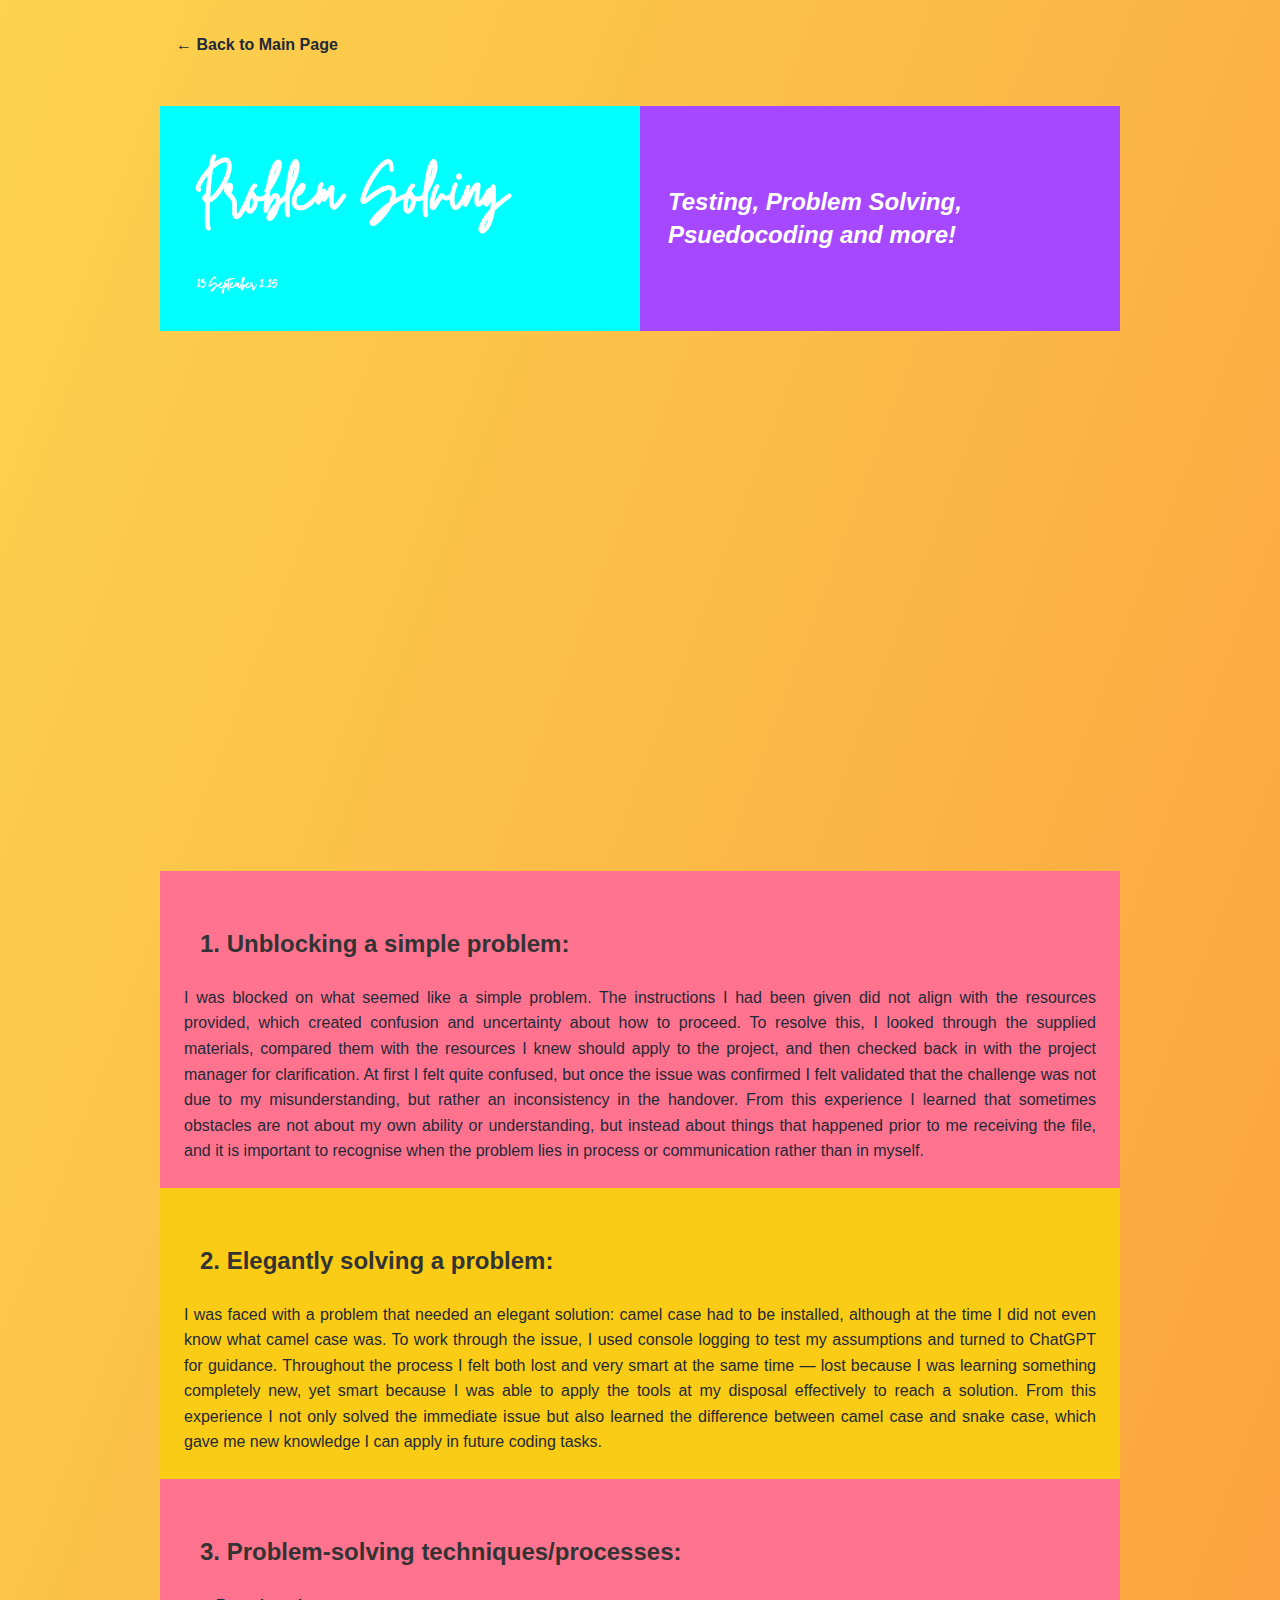
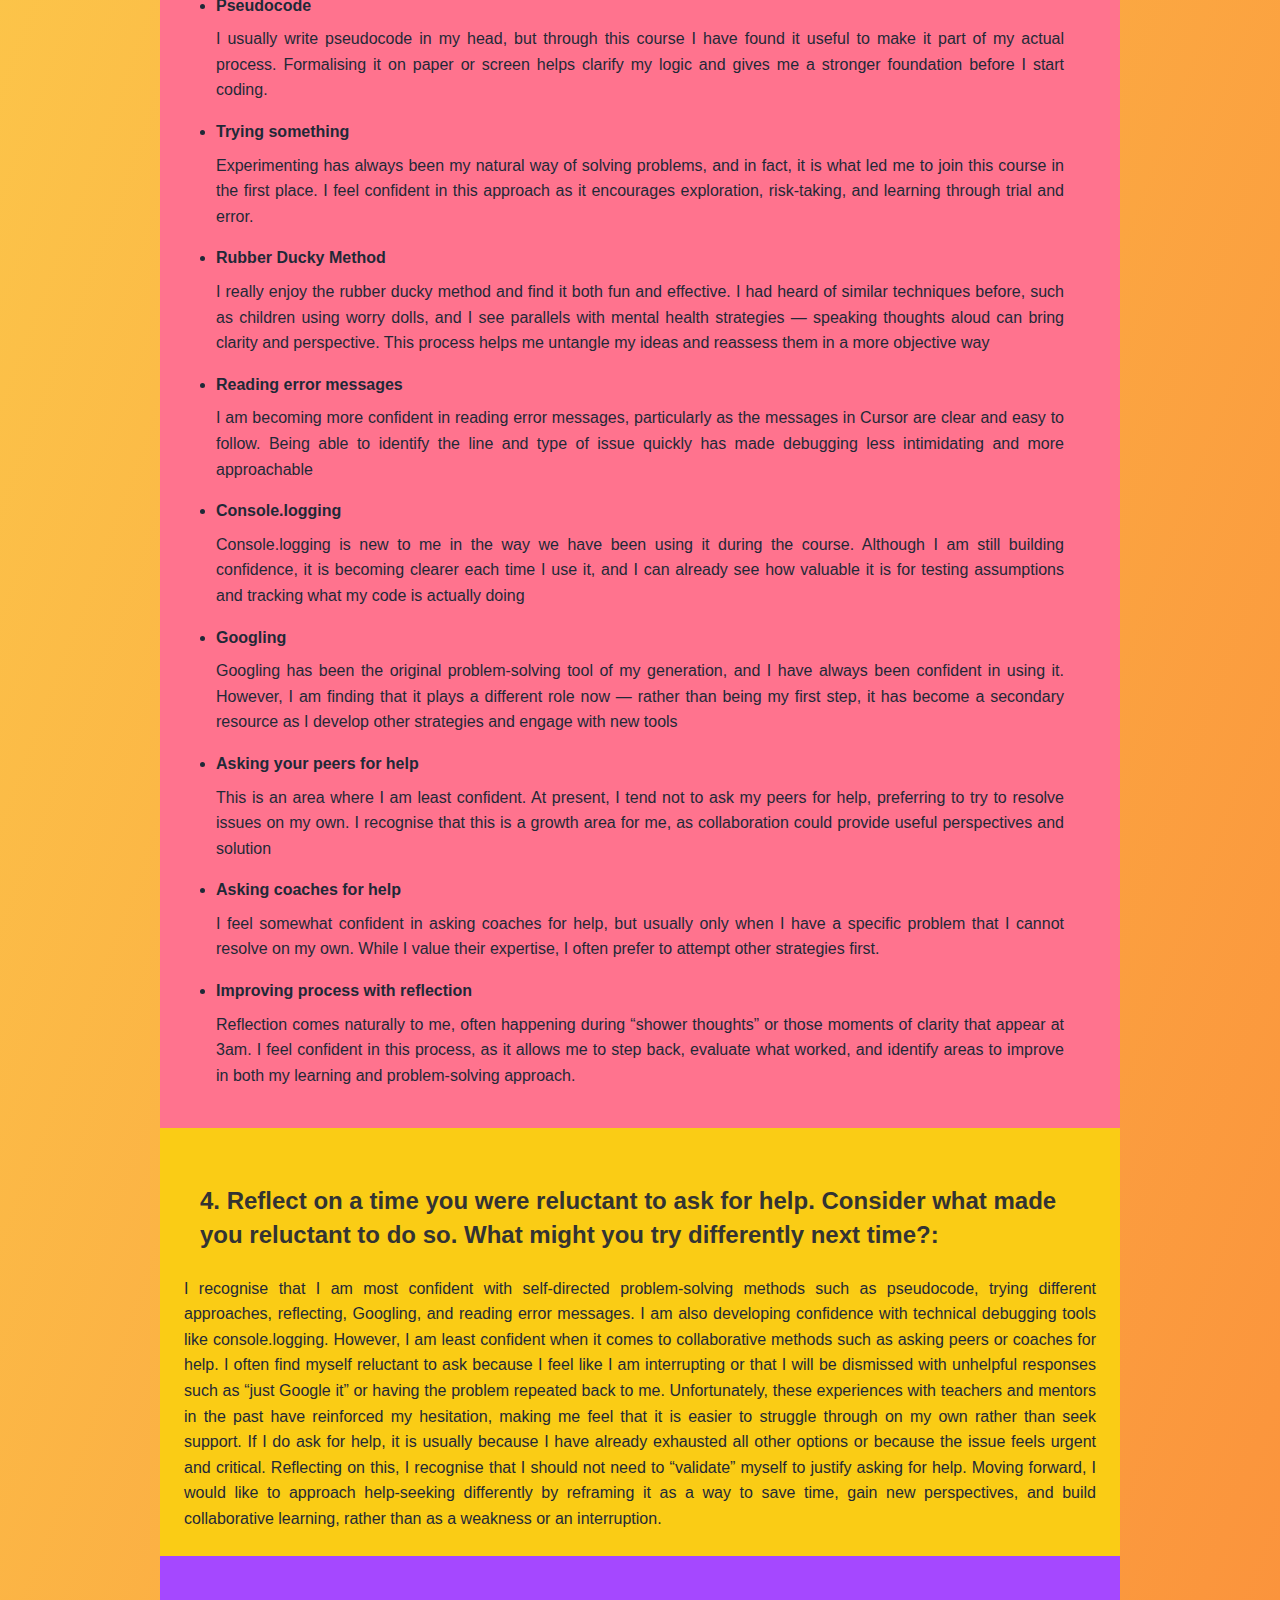
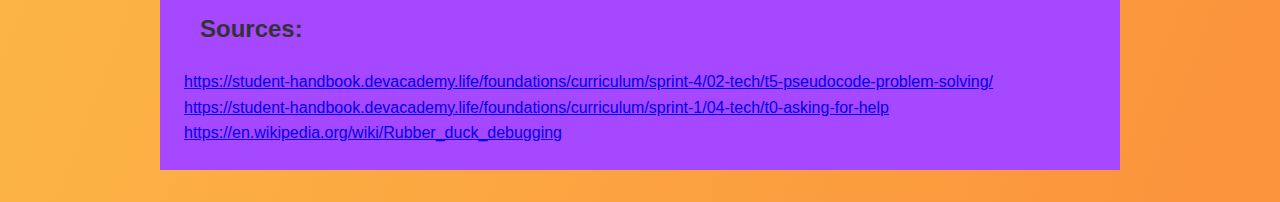
<file: blog/problem-solving.html>
<!DOCTYPE html>
<html class="blog-page">
  <head>
    <title>Problem Solving</title>
    <meta charset="UTF-8" />
    <meta name="viewport" content="width=device-width, initial-scale=1.0" />
    <link href="../styles/main.css" rel="stylesheet" type="text/css" />
    <link href="/images/PFT Favicon.svg" rel="icon" type="image/x-icon" />
    <link href="../styles/blog.css" rel="stylesheet" type="text/css" />
    <link href="../styles/tech-blog.css" rel="stylesheet" type="text/css" />

    <style>
      iframe {
        display: block;
        margin: 0 auto; /* centers it */
        width: 100%; /* full width */
        height: 500px; /* adjust for aspect ratio */
      }

      .video-container {
        position: relative;
        padding-bottom: 56.25%; /* 16:9 ratio */
        height: 0;
        overflow: hidden;
      }

      .video-container iframe {
        position: absolute;
        top: 0;
        left: 0;
        width: 100%;
        height: 100%;
      }
    </style>
  </head>

  <body class="blog-page">
    <div class="container">
      <div class="back-button" style="grid-column: span 12">
        <a href="/index.html" class="back-button-link">← Back to Main Page</a>
      </div>

      <div class="content-grid">
        <!-- Headings and Quote in same row -->
        <div class="heading-container" style="grid-column: span 12">
          <div class="main-heading">
            <h1 class="heading-title">Problem Solving</h1>
            <p class="heading-date">23 September 2025</p>
          </div>

          <div class="quote-sidebar">
            <p class="heading-subtitle">
              Testing, Problem Solving, Psuedocoding and more!
            </p>
          </div>
        </div>
      </div>

      <div class="video-container">
        <iframe
          width="560"
          height="315"
          src="https://www.youtube.com/embed/uYOmtEcZ1lk"
          title="YouTube video player"
          frameborder="0"
          allow="accelerometer; autoplay; clipboard-write; encrypted-media; gyroscope; picture-in-picture"
          allowfullscreen
        >
        </iframe>
      </div>

      <!-- Full width text section above columns -->
      <div class="full-width-text">
        <h2>1. Unblocking a simple problem:</h2>
        <p>
          I was blocked on what seemed like a simple problem. The instructions I
          had been given did not align with the resources provided, which
          created confusion and uncertainty about how to proceed. To resolve
          this, I looked through the supplied materials, compared them with the
          resources I knew should apply to the project, and then checked back in
          with the project manager for clarification. At first I felt quite
          confused, but once the issue was confirmed I felt validated that the
          challenge was not due to my misunderstanding, but rather an
          inconsistency in the handover. From this experience I learned that
          sometimes obstacles are not about my own ability or understanding, but
          instead about things that happened prior to me receiving the file, and
          it is important to recognise when the problem lies in process or
          communication rather than in myself.
        </p>
      </div>

      <div class="full-width-text" style="background-color: #facc15">
        <h2>2. Elegantly solving a problem:</h2>
        <p>
          I was faced with a problem that needed an elegant solution: camel case
          had to be installed, although at the time I did not even know what
          camel case was. To work through the issue, I used console logging to
          test my assumptions and turned to ChatGPT for guidance. Throughout the
          process I felt both lost and very smart at the same time — lost
          because I was learning something completely new, yet smart because I
          was able to apply the tools at my disposal effectively to reach a
          solution. From this experience I not only solved the immediate issue
          but also learned the difference between camel case and snake case,
          which gave me new knowledge I can apply in future coding tasks.
        </p>
      </div>

      <div class="full-width-text" style="background-color: #ff738e">
        <h2>3. Problem-solving techniques/processes:</h2>
        <ul>
          <li>
            <strong>Pseudocode</strong>
            <p>
              I usually write pseudocode in my head, but through this course I
              have found it useful to make it part of my actual process.
              Formalising it on paper or screen helps clarify my logic and gives
              me a stronger foundation before I start coding.
            </p>
          </li>
          <li>
            <strong>Trying something</strong>
            <p>
              Experimenting has always been my natural way of solving problems,
              and in fact, it is what led me to join this course in the first
              place. I feel confident in this approach as it encourages
              exploration, risk-taking, and learning through trial and error.
            </p>
          </li>

          <li>
            <strong>Rubber Ducky Method</strong>
            <p>
              I really enjoy the rubber ducky method and find it both fun and
              effective. I had heard of similar techniques before, such as
              children using worry dolls, and I see parallels with mental health
              strategies — speaking thoughts aloud can bring clarity and
              perspective. This process helps me untangle my ideas and reassess
              them in a more objective way
            </p>
          </li>

          <li>
            <strong>Reading error messages</strong>
            <p>
              I am becoming more confident in reading error messages,
              particularly as the messages in Cursor are clear and easy to
              follow. Being able to identify the line and type of issue quickly
              has made debugging less intimidating and more approachable
            </p>
          </li>

          <li>
            <strong>Console.logging</strong>
            <p>
              Console.logging is new to me in the way we have been using it
              during the course. Although I am still building confidence, it is
              becoming clearer each time I use it, and I can already see how
              valuable it is for testing assumptions and tracking what my code
              is actually doing
            </p>
          </li>

          <li>
            <strong>Googling</strong>
            <p>
              Googling has been the original problem-solving tool of my
              generation, and I have always been confident in using it. However,
              I am finding that it plays a different role now — rather than
              being my first step, it has become a secondary resource as I
              develop other strategies and engage with new tools
            </p>
          </li>

          <li>
            <strong>Asking your peers for help</strong>
            <p>
              This is an area where I am least confident. At present, I tend not
              to ask my peers for help, preferring to try to resolve issues on
              my own. I recognise that this is a growth area for me, as
              collaboration could provide useful perspectives and solution
            </p>
          </li>

          <li>
            <strong>Asking coaches for help</strong>
            <p>
              I feel somewhat confident in asking coaches for help, but usually
              only when I have a specific problem that I cannot resolve on my
              own. While I value their expertise, I often prefer to attempt
              other strategies first.
            </p>
          </li>

          <li>
            <strong>Improving process with reflection</strong>
            <p>
              Reflection comes naturally to me, often happening during “shower
              thoughts” or those moments of clarity that appear at 3am. I feel
              confident in this process, as it allows me to step back, evaluate
              what worked, and identify areas to improve in both my learning and
              problem-solving approach.
            </p>
          </li>
        </ul>
      </div>

      <div class="full-width-text" style="background-color: #facc15">
        <h2>
          4. Reflect on a time you were reluctant to ask for help. Consider what
          made you reluctant to do so. What might you try differently next
          time?:
        </h2>
        <p>
          I recognise that I am most confident with self-directed
          problem-solving methods such as pseudocode, trying different
          approaches, reflecting, Googling, and reading error messages. I am
          also developing confidence with technical debugging tools like
          console.logging. However, I am least confident when it comes to
          collaborative methods such as asking peers or coaches for help. I
          often find myself reluctant to ask because I feel like I am
          interrupting or that I will be dismissed with unhelpful responses such
          as “just Google it” or having the problem repeated back to me.
          Unfortunately, these experiences with teachers and mentors in the past
          have reinforced my hesitation, making me feel that it is easier to
          struggle through on my own rather than seek support. If I do ask for
          help, it is usually because I have already exhausted all other options
          or because the issue feels urgent and critical. Reflecting on this, I
          recognise that I should not need to “validate” myself to justify
          asking for help. Moving forward, I would like to approach help-seeking
          differently by reframing it as a way to save time, gain new
          perspectives, and build collaborative learning, rather than as a
          weakness or an interruption.
        </p>
      </div>

      <div class="full-width-text" style="background-color: #a548ff">
        <h2>Sources:</h2>
        <p>
          <a
            href="https://student-handbook.devacademy.life/foundations/curriculum/sprint-4/02-tech/t5-pseudocode-problem-solving"
            >https://student-handbook.devacademy.life/foundations/curriculum/sprint-4/02-tech/t5-pseudocode-problem-solving/</a
          >
          <br />
          <a
            href="https://student-handbook.devacademy.life/foundations/curriculum/sprint-1/04-tech/t0-asking-for-help"
            >https://student-handbook.devacademy.life/foundations/curriculum/sprint-1/04-tech/t0-asking-for-help</a
          >
          <br />
          <a href="https://en.wikipedia.org/wiki/Rubber_duck_debugging"
            >https://en.wikipedia.org/wiki/Rubber_duck_debugging</a
          >
          <br />
        </p>
      </div>
    </div>
  </body>
</html>
</file>
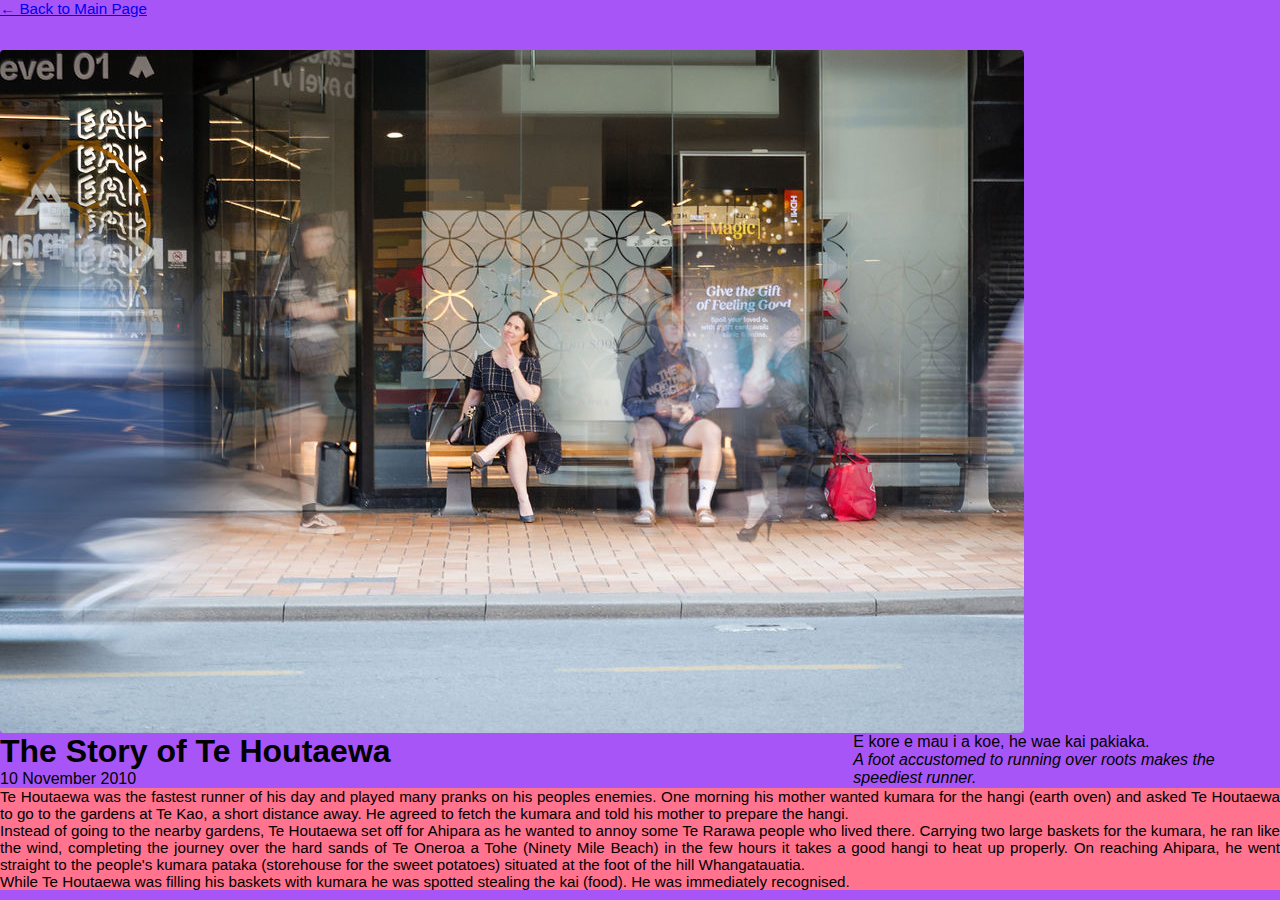
<file: blog/te-houtaewa-template.html>
<!DOCTYPE html>
<html class="blog-page">
  <head>
    <title>Stories and Legends</title>
    <meta charset="UTF-8" />
    <meta name="viewport" content="width=device-width, initial-scale=1.0" />
    <link href="../styles/main.css" rel="stylesheet" type="text/css" />
    <link href="/images/PFT Favicon.svg" rel="icon" type="image/x-icon" />
    <link href="../styles/human-blog.css" rel="stylesheet" type="text/css" />
  </head>

  <body class="blog-page">
    <div class="container">
      <div class="back-button" style="grid-column: span 12">
        <a href="/index.html" class="back-button-link">← Back to Main Page</a>
      </div>
      <img
        src="/images/Tania-31.jpeg"
        alt="Tania at a bus stop thinking"
        class="page-image"
      />
      <div class="content-grid">
        <!-- Headings and Quote in same row -->
        <div class="main-heading">
          <h1 class="heading-title">The Story of Te Houtaewa</h1>
          <p class="heading-date">10 November 2010</p>
        </div>

        <div class="quote-sidebar">
          <p class="heading-subtitle">
            E kore e mau i a koe, he wae kai pakiaka.
          </p>
          <em
            >A foot accustomed to running over roots makes the speediest
            runner.</em
          >
        </div>

        <!-- Body Text full-width below -->
        <div class="body-text">
          <p>
            Te Houtaewa was the fastest runner of his day and played many pranks
            on his peoples enemies. One morning his mother wanted kumara for the
            hangi (earth oven) and asked Te Houtaewa to go to the gardens at Te
            Kao, a short distance away. He agreed to fetch the kumara and told
            his mother to prepare the hangi.
          </p>

          <p>
            Instead of going to the nearby gardens, Te Houtaewa set off for
            Ahipara as he wanted to annoy some Te Rarawa people who lived there.
            Carrying two large baskets for the kumara, he ran like the wind,
            completing the journey over the hard sands of Te Oneroa a Tohe
            (Ninety Mile Beach) in the few hours it takes a good hangi to heat
            up properly. On reaching Ahipara, he went straight to the people's
            kumara pataka (storehouse for the sweet potatoes) situated at the
            foot of the hill Whangatauatia.
          </p>

          <p>
            While Te Houtaewa was filling his baskets with kumara he was spotted
            stealing the kai (food). He was immediately recognised.
          </p>
        </div>
      </div>
    </div>
  </body>
</html>
</file>
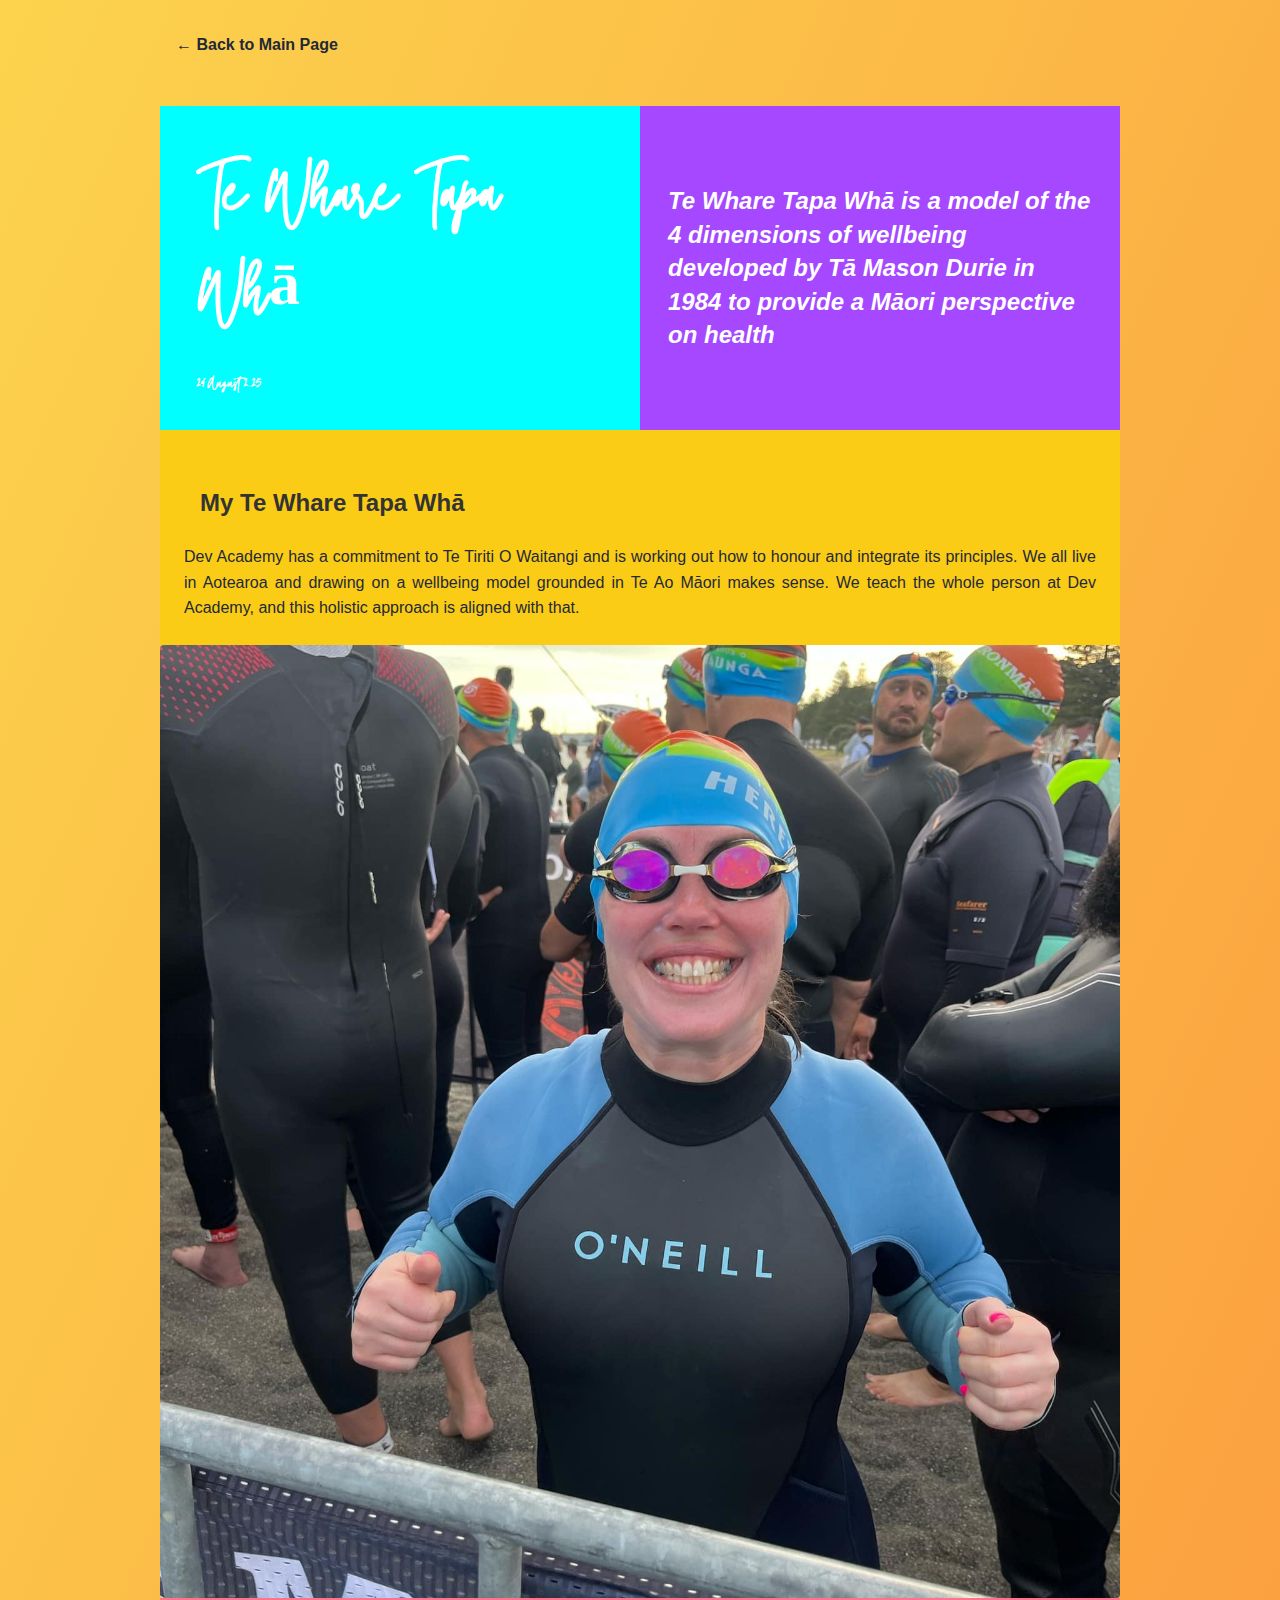
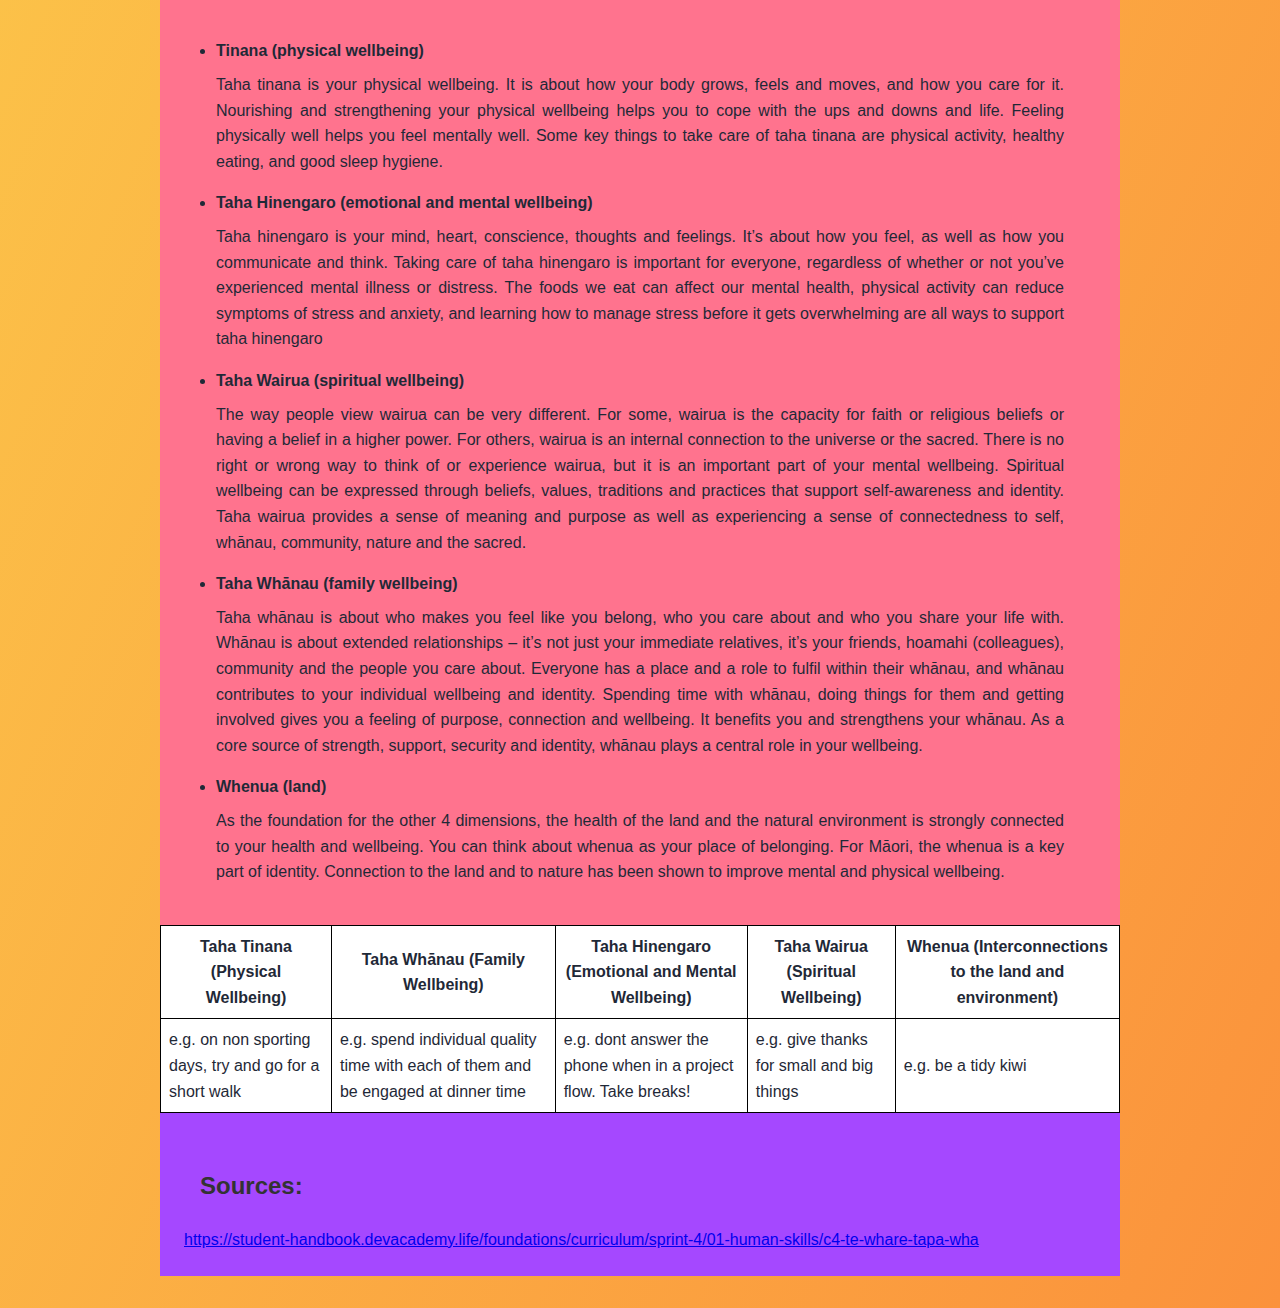
<file: blog/te-whare-tapa-wha.html>
<!DOCTYPE html>
<html class="blog-page">
  <head>
    <title>Te Whare Tapa Whā</title>
    <meta charset="UTF-8" />
    <meta name="viewport" content="width=device-width, initial-scale=1.0" />
    <link href="../styles/main.css" rel="stylesheet" type="text/css" />
    <link href="/images/PFT Favicon.svg" rel="icon" type="image/x-icon" />
    <link href="../styles/blog.css" rel="stylesheet" type="text/css" />
    <link href="../styles/tech-blog.css" rel="stylesheet" type="text/css" />
  </head>

  <body class="blog-page">
    <div class="container">
      <div class="back-button" style="grid-column: span 12">
        <a href="/index.html" class="back-button-link">← Back to Main Page</a>
      </div>

      <div class="content-grid">
        <!-- Headings and Quote in same row -->
        <div
          class="heading-container"
          style="
            grid-column: span 12;
            display: flex;
            align-items: stretch;
            height: 100%;
          "
        >
          <div
            class="main-heading"
            style="
              flex: 1;
              display: flex;
              flex-direction: column;
              justify-content: center;
            "
          >
            <h1 class="heading-title">Te Whare Tapa Whā</h1>
            <p class="heading-date">24 August 2025</p>
          </div>

          <div
            class="quote-sidebar"
            style="
              flex: 1;
              display: flex;
              flex-direction: column;
              justify-content: center;
            "
          >
            <p class="heading-subtitle">
              Te Whare Tapa Whā is a model of the 4 dimensions of wellbeing
              developed by Tā Mason Durie in 1984 to provide a Māori perspective
              on health
            </p>
          </div>
        </div>
      </div>

      <div class="full-width-text" style="background-color: #facc15">
        <h2>My Te Whare Tapa Whā</h2>
        <p>
          Dev Academy has a commitment to Te Tiriti O Waitangi and is working
          out how to honour and integrate its principles. We all live in
          Aotearoa and drawing on a wellbeing model grounded in Te Ao Māori
          makes sense. We teach the whole person at Dev Academy, and this
          holistic approach is aligned with that.
        </p>
      </div>

      <img
        src="/images/Tania-triathlon.jpg"
        alt="Tania starting the swim leg of a Tania-triathlon"
        class="page-image"
      />

      <div class="full-width-text" style="background-color: #ff738e">
        <ul>
          <li>
            <strong>Tinana (physical wellbeing)</strong>
            <p>
              Taha tinana is your physical wellbeing. It is about how your body
              grows, feels and moves, and how you care for it. Nourishing and
              strengthening your physical wellbeing helps you to cope with the
              ups and downs and life. Feeling physically well helps you feel
              mentally well. Some key things to take care of taha tinana are
              physical activity, healthy eating, and good sleep hygiene.
            </p>
          </li>
          <li>
            <strong>Taha Hinengaro (emotional and mental wellbeing)</strong>
            <p>
              Taha hinengaro is your mind, heart, conscience, thoughts and
              feelings. It’s about how you feel, as well as how you communicate
              and think. Taking care of taha hinengaro is important for
              everyone, regardless of whether or not you’ve experienced mental
              illness or distress. The foods we eat can affect our mental
              health, physical activity can reduce symptoms of stress and
              anxiety, and learning how to manage stress before it gets
              overwhelming are all ways to support taha hinengaro
            </p>
          </li>
          <li>
            <strong>Taha Wairua (spiritual wellbeing)</strong>
            <p>
              The way people view wairua can be very different. For some, wairua
              is the capacity for faith or religious beliefs or having a belief
              in a higher power. For others, wairua is an internal connection to
              the universe or the sacred. There is no right or wrong way to
              think of or experience wairua, but it is an important part of your
              mental wellbeing. Spiritual wellbeing can be expressed through
              beliefs, values, traditions and practices that support
              self-awareness and identity. Taha wairua provides a sense of
              meaning and purpose as well as experiencing a sense of
              connectedness to self, whānau, community, nature and the sacred.
            </p>
          </li>
          <li>
            <strong>Taha Whānau (family wellbeing)</strong>
            <p>
              Taha whānau is about who makes you feel like you belong, who you
              care about and who you share your life with. Whānau is about
              extended relationships – it’s not just your immediate relatives,
              it’s your friends, hoamahi (colleagues), community and the people
              you care about. Everyone has a place and a role to fulfil within
              their whānau, and whānau contributes to your individual wellbeing
              and identity. Spending time with whānau, doing things for them and
              getting involved gives you a feeling of purpose, connection and
              wellbeing. It benefits you and strengthens your whānau. As a core
              source of strength, support, security and identity, whānau plays a
              central role in your wellbeing.
            </p>
          </li>
          <li>
            <strong>Whenua (land)</strong>
            <p>
              As the foundation for the other 4 dimensions, the health of the
              land and the natural environment is strongly connected to your
              health and wellbeing. You can think about whenua as your place of
              belonging. For Māori, the whenua is a key part of identity.
              Connection to the land and to nature has been shown to improve
              mental and physical wellbeing.
            </p>
          </li>
        </ul>
      </div>

      <div>
        <table
          bgcolor="white"
          border="1"
          style="border-collapse: collapse; width: 100%"
        >
          <tr>
            <th style="border: 1px solid black; padding: 8px">
              Taha Tinana (Physical Wellbeing)
            </th>
            <th style="border: 1px solid black; padding: 8px">
              Taha Whānau (Family Wellbeing)
            </th>
            <th style="border: 1px solid black; padding: 8px">
              Taha Hinengaro (Emotional and Mental Wellbeing)
            </th>
            <th style="border: 1px solid black; padding: 8px">
              Taha Wairua (Spiritual Wellbeing)
            </th>
            <th style="border: 1px solid black; padding: 8px">
              Whenua (Interconnections to the land and environment)
            </th>
          </tr>
          <tr>
            <td style="border: 1px solid black; padding: 8px">
              e.g. on non sporting days, try and go for a short walk
            </td>
            <td style="border: 1px solid black; padding: 8px">
              e.g. spend individual quality time with each of them and be
              engaged at dinner time
            </td>
            <td style="border: 1px solid black; padding: 8px">
              e.g. dont answer the phone when in a project flow. Take breaks!
            </td>
            <td style="border: 1px solid black; padding: 8px">
              e.g. give thanks for small and big things
            </td>
            <td style="border: 1px solid black; padding: 8px">
              e.g. be a tidy kiwi
            </td>
          </tr>
        </table>
      </div>

      <div
        class="full-width-text"
        style="grid-column: span 12; background-color: #a548ff"
      >
        <h2>Sources:</h2>
        <p>
          <a
            href="https://student-handbook.devacademy.life/foundations/curriculum/sprint-4/01-human-skills/c4-te-whare-tapa-wha"
            >https://student-handbook.devacademy.life/foundations/curriculum/sprint-4/01-human-skills/c4-te-whare-tapa-wha
          </a>
        </p>
      </div>
    </div>
  </body>
</html>
</file>
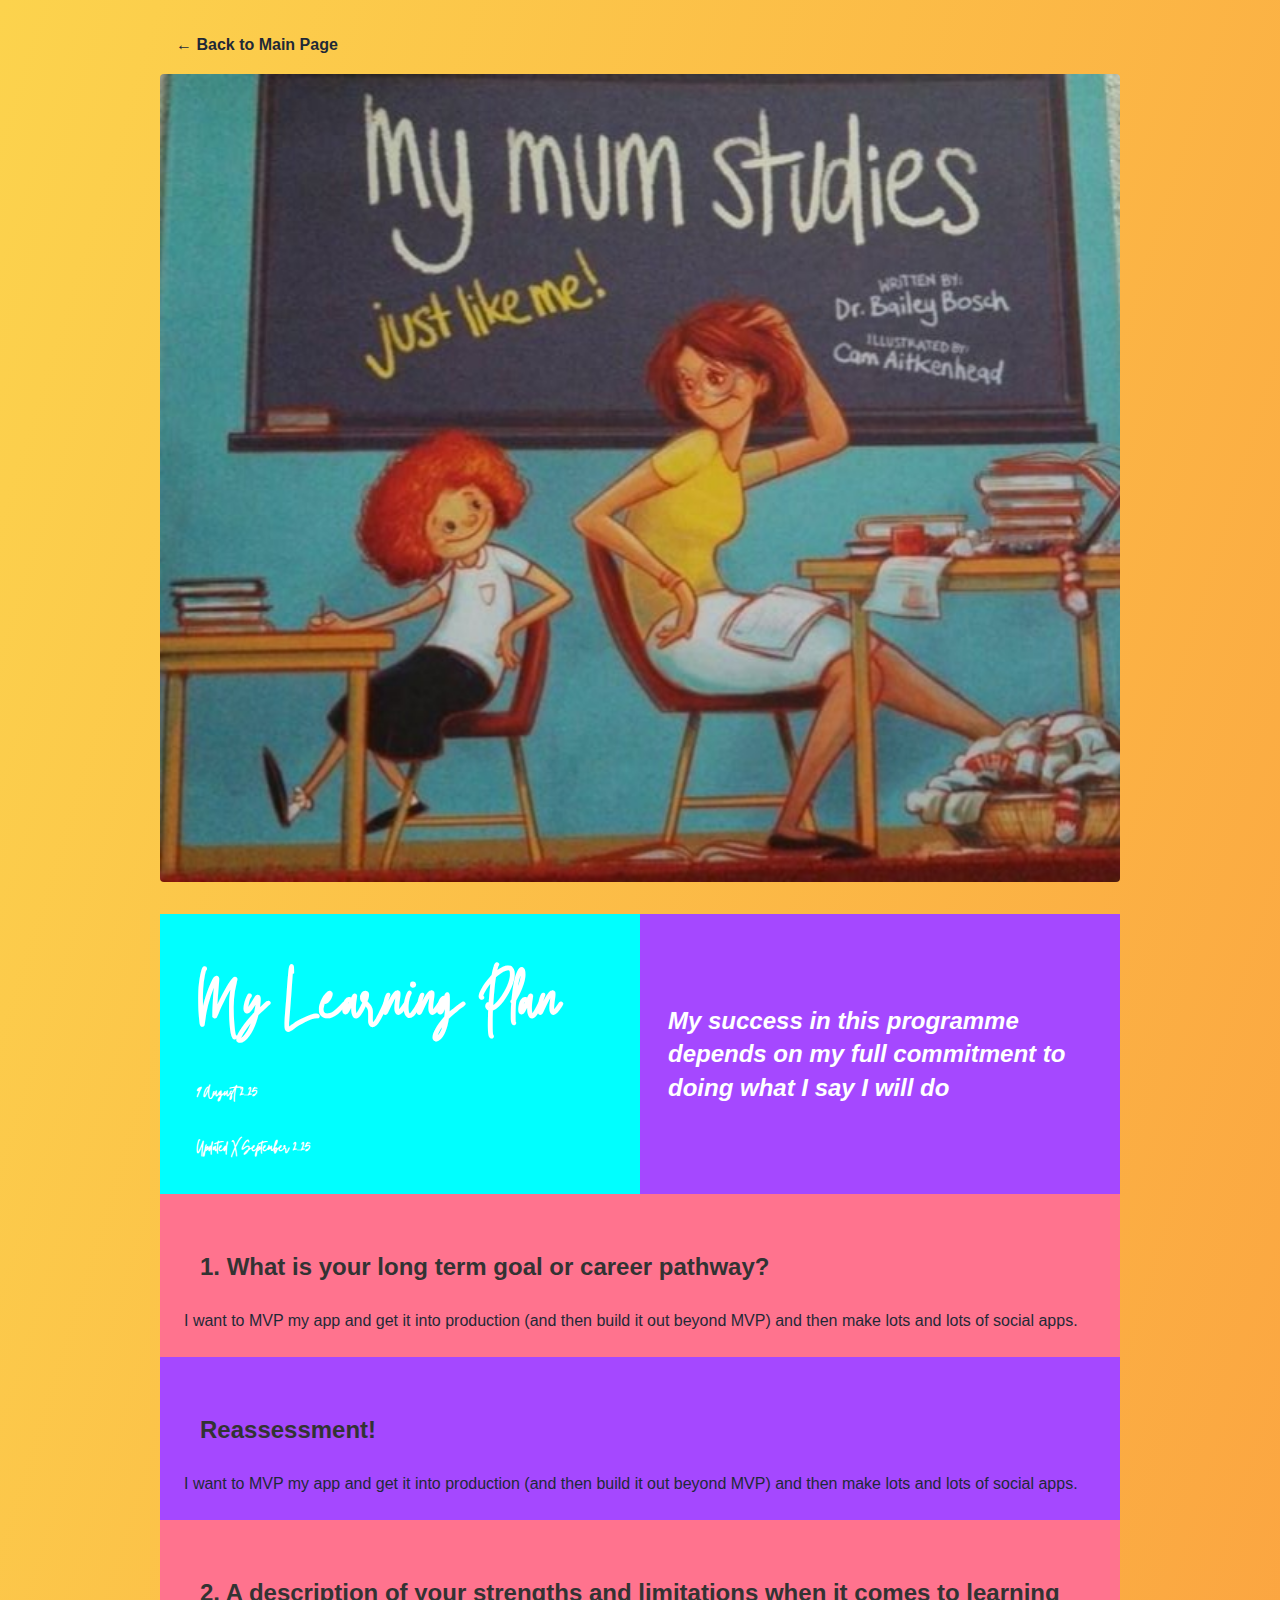
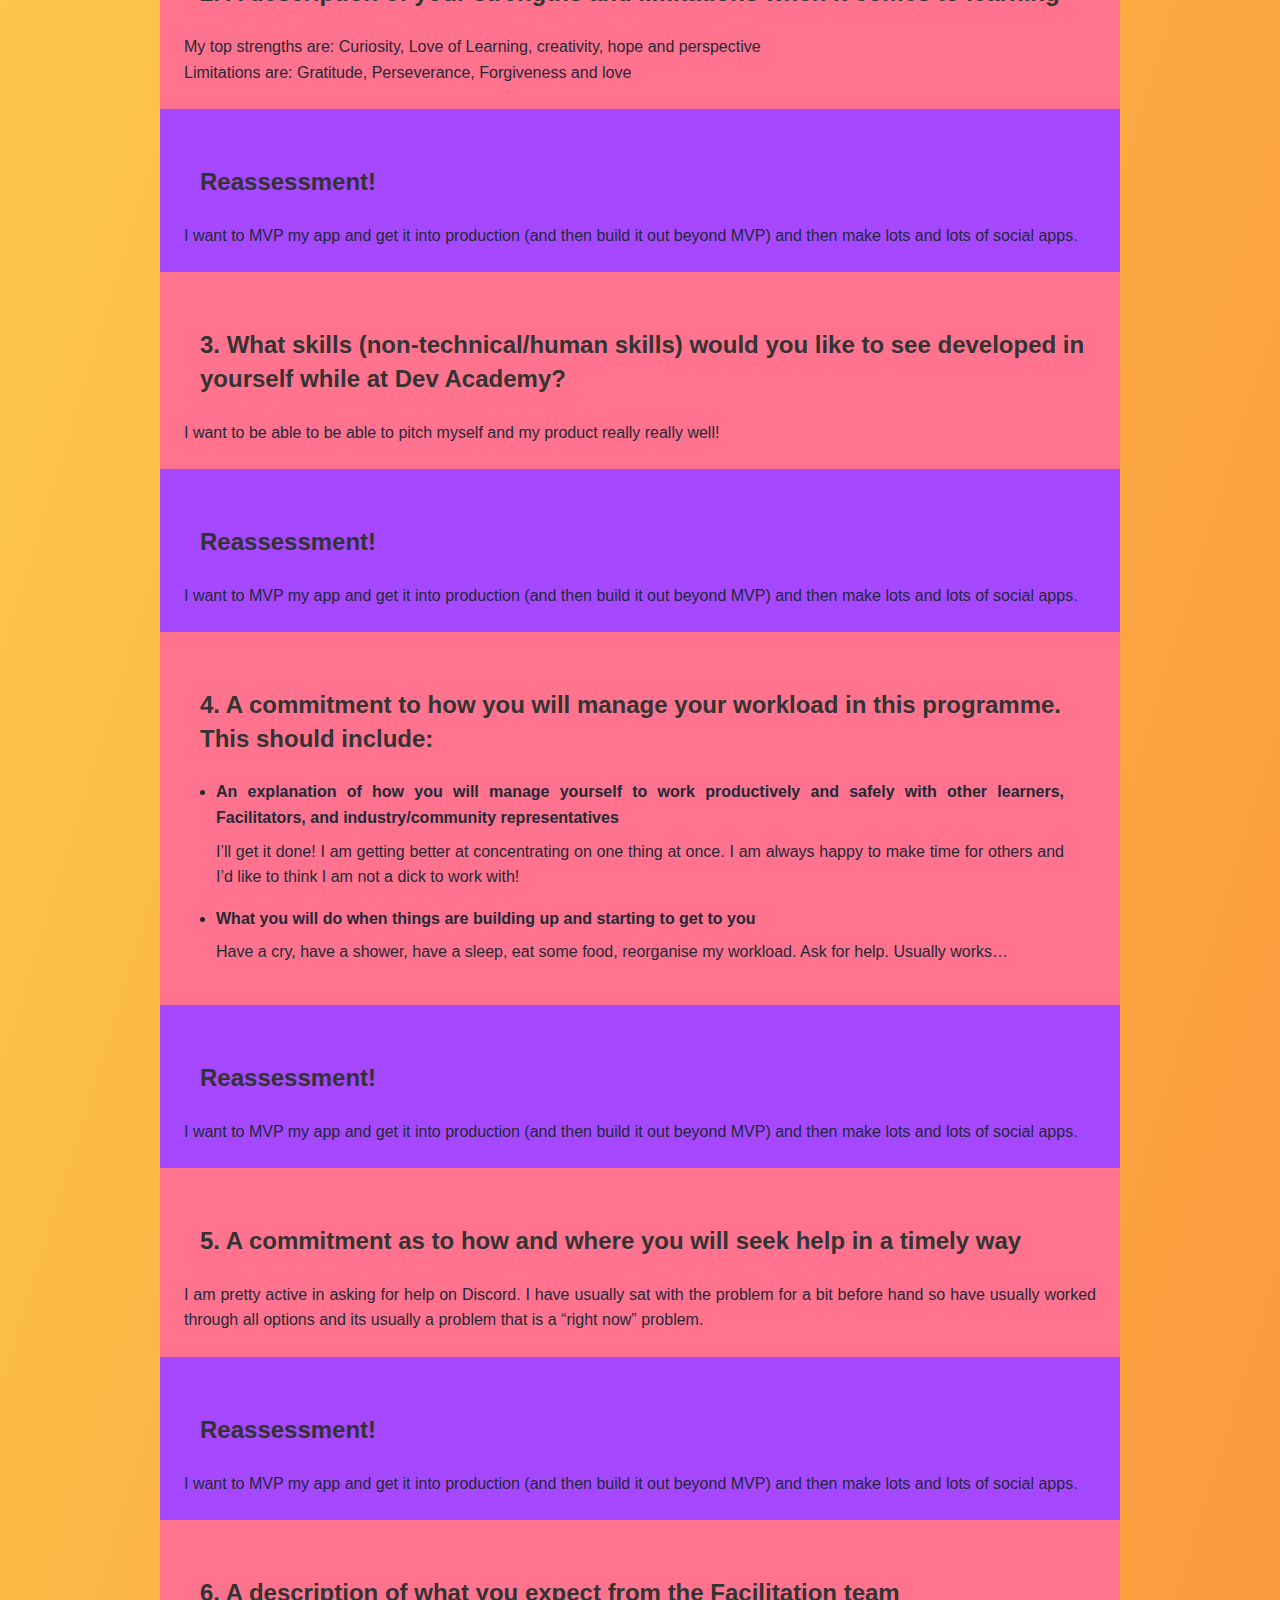
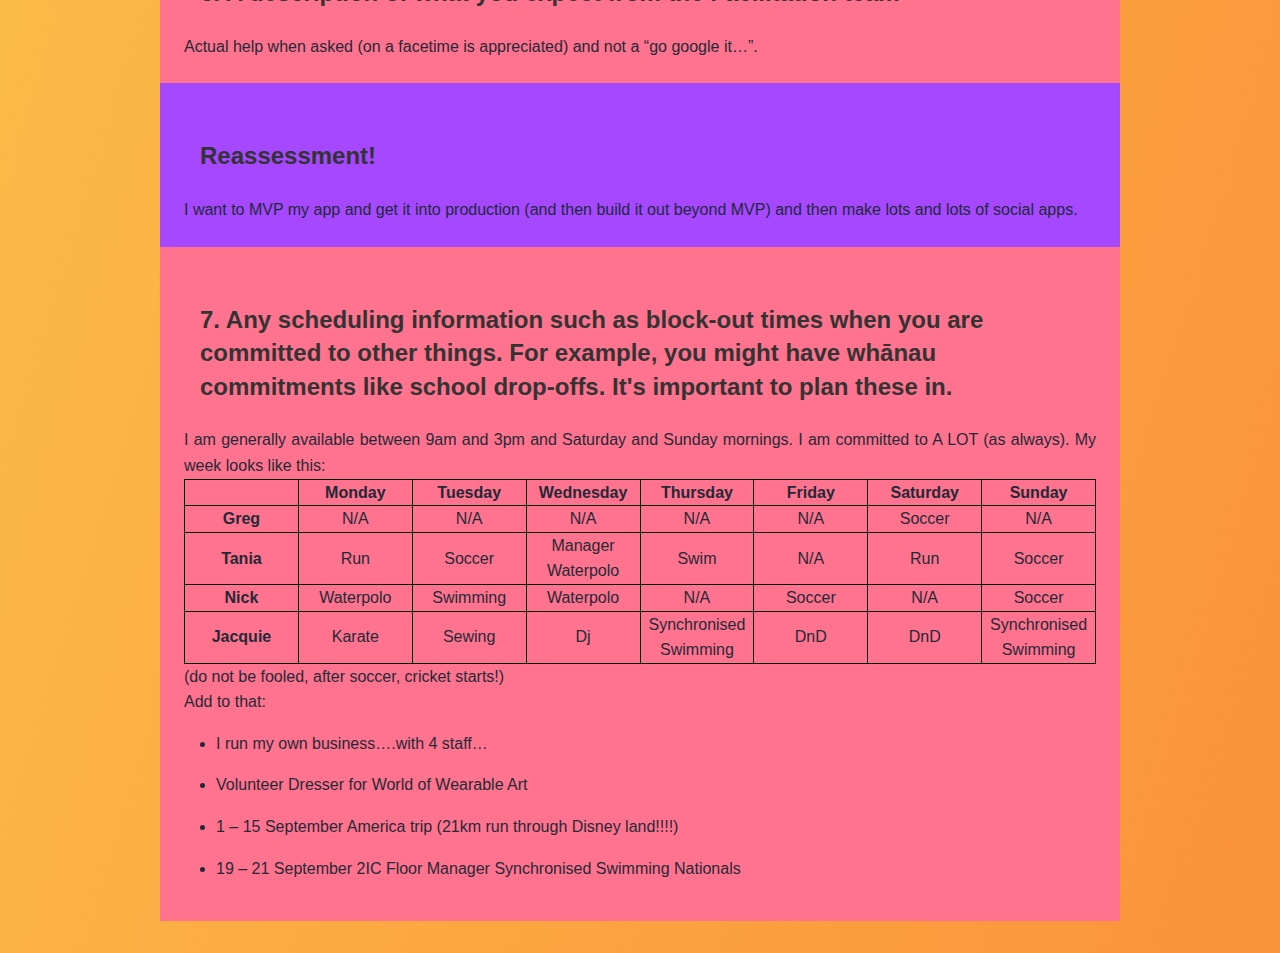
<file: blog/templates/learning-plan.html>
<!DOCTYPE html>
<html class="blog-page">
  <head>
    <title>Learning Plan</title>
    <meta charset="UTF-8" />
    <meta name="viewport" content="width=device-width, initial-scale=1.0" />
    <link href="/styles/main.css" rel="stylesheet" type="text/css" />
    <link href="/images/PFT Favicon.svg" rel="icon" type="image/x-icon" />
    <link href="/styles/blog.css" rel="stylesheet" type="text/css" />
    <link href="/styles/tech-blog.css" rel="stylesheet" type="text/css" />
  </head>

  <body class="blog-page">
    <div class="container">
      <div class="back-button" style="grid-column: span 12">
        <a href="/index.html" class="back-button-link">← Back to Main Page</a>
      </div>
      <img
        src="/images/my-mum-studies.jpg"
        alt="Picture of a book cover called 'My Mum Studies'"
        class="page-image"
      />
      <div class="content-grid">
        <!-- Headings and Quote in same row -->
        <div
          class="heading-container"
          style="
            grid-column: span 12;
            display: flex;
            align-items: stretch;
            height: 100%;
          "
        >
          <div
            class="main-heading"
            style="
              flex: 1;
              display: flex;
              flex-direction: column;
              justify-content: center;
            "
          >
            <h1 class="heading-title">My Learning Plan</h1>
            <p class="heading-date">9 August 2025</p>
            <p class="heading-date">Updated X September 2025</p>
          </div>

          <div
            class="quote-sidebar"
            style="
              flex: 1;
              display: flex;
              flex-direction: column;
              justify-content: center;
            "
          >
            <p class="heading-subtitle">
              My success in this programme depends on my full commitment to
              doing what I say I will do
            </p>
          </div>
        </div>

        <!-- Body Text full-width below -->
        <div
          class="full-width-text"
          style="grid-column: span 12; background-color: #ff738e"
        >
          <h2>1. What is your long term goal or career pathway?</h2>
          <p>
            I want to MVP my app and get it into production (and then build it
            out beyond MVP) and then make lots and lots of social apps.
          </p>
        </div>
        <div
          class="full-width-text"
          style="grid-column: span 12; background-color: #a548ff"
        >
          <h2>Reassessment!</h2>
          <p>
            I want to MVP my app and get it into production (and then build it
            out beyond MVP) and then make lots and lots of social apps.
          </p>
        </div>

        <div
          class="full-width-text"
          style="grid-column: span 12; background-color: #ff738e"
        >
          <h2>
            2. A description of your strengths and limitations when it comes to
            learning
          </h2>
          <p>
            My top strengths are: Curiosity, Love of Learning, creativity, hope
            and perspective
          </p>
          <p>Limitations are: Gratitude, Perseverance, Forgiveness and love</p>
        </div>

        <div
          class="full-width-text"
          style="grid-column: span 12; background-color: #a548ff"
        >
          <h2>Reassessment!</h2>
          <p>
            I want to MVP my app and get it into production (and then build it
            out beyond MVP) and then make lots and lots of social apps.
          </p>
        </div>

        <div
          class="full-width-text"
          style="grid-column: span 12; background-color: #ff738e"
        >
          <h2>
            3. What skills (non-technical/human skills) would you like to see
            developed in yourself while at Dev Academy?
          </h2>
          <p>
            I want to be able to be able to pitch myself and my product really
            really well!
          </p>
        </div>

        <div
          class="full-width-text"
          style="grid-column: span 12; background-color: #a548ff"
        >
          <h2>Reassessment!</h2>
          <p>
            I want to MVP my app and get it into production (and then build it
            out beyond MVP) and then make lots and lots of social apps.
          </p>
        </div>

        <div
          class="full-width-text"
          style="grid-column: span 12; background-color: #ff738e"
        >
          <h2>
            4. A commitment to how you will manage your workload in this
            programme. This should include:
          </h2>
          <ul>
            <li>
              <strong
                >An explanation of how you will manage yourself to work
                productively and safely with other learners, Facilitators, and
                industry/community representatives</strong
              >
              <p>
                I’ll get it done! I am getting better at concentrating on one
                thing at once. I am always happy to make time for others and I’d
                like to think I am not a dick to work with!
              </p>
            </li>
            <li>
              <strong
                >What you will do when things are building up and starting to
                get to you</strong
              >
              <p>
                Have a cry, have a shower, have a sleep, eat some food,
                reorganise my workload. Ask for help. Usually works…
              </p>
            </li>
          </ul>
        </div>

        <div
          class="full-width-text"
          style="grid-column: span 12; background-color: #a548ff"
        >
          <h2>Reassessment!</h2>
          <p>
            I want to MVP my app and get it into production (and then build it
            out beyond MVP) and then make lots and lots of social apps.
          </p>
        </div>

        <div
          class="full-width-text"
          style="grid-column: span 12; background-color: #ff738e"
        >
          <h2>
            5. A commitment as to how and where you will seek help in a timely
            way
          </h2>
          <p>
            I am pretty active in asking for help on Discord. I have usually sat
            with the problem for a bit before hand so have usually worked
            through all options and its usually a problem that is a “right now”
            problem.
          </p>
        </div>

        <div
          class="full-width-text"
          style="grid-column: span 12; background-color: #a548ff"
        >
          <h2>Reassessment!</h2>
          <p>
            I want to MVP my app and get it into production (and then build it
            out beyond MVP) and then make lots and lots of social apps.
          </p>
        </div>

        <div
          class="full-width-text"
          style="grid-column: span 12; background-color: #ff738e"
        >
          <h2>
            6. A description of what you expect from the Facilitation team
          </h2>
          <p>
            Actual help when asked (on a facetime is appreciated) and not a “go
            google it…”.
          </p>
        </div>

        <div
          class="full-width-text"
          style="grid-column: span 12; background-color: #a548ff"
        >
          <h2>Reassessment!</h2>
          <p>
            I want to MVP my app and get it into production (and then build it
            out beyond MVP) and then make lots and lots of social apps.
          </p>
        </div>

        <div
          class="full-width-text"
          style="grid-column: span 12; background-color: #ff738e"
        >
          <h2>
            7. Any scheduling information such as block-out times when you are
            committed to other things. For example, you might have whānau
            commitments like school drop-offs. It's important to plan these in.
          </h2>
          <p>
            I am generally available between 9am and 3pm and Saturday and Sunday
            mornings. I am committed to A LOT (as always). My week looks like
            this:
          </p>

          <table
            style="border-collapse: collapse; width: 100%; text-align: center"
          >
            <tr>
              <th style="border: 1px solid black; width: 12.5%"></th>
              <th style="border: 1px solid black; width: 12.5%">Monday</th>
              <th style="border: 1px solid black; width: 12.5%">Tuesday</th>
              <th style="border: 1px solid black; width: 12.5%">Wednesday</th>
              <th style="border: 1px solid black; width: 12.5%">Thursday</th>
              <th style="border: 1px solid black; width: 12.5%">Friday</th>
              <th style="border: 1px solid black; width: 12.5%">Saturday</th>
              <th style="border: 1px solid black; width: 12.5%">Sunday</th>
            </tr>
            <tr>
              <th style="border: 1px solid black">Greg</th>
              <td style="border: 1px solid black">N/A</td>
              <td style="border: 1px solid black">N/A</td>
              <td style="border: 1px solid black">N/A</td>
              <td style="border: 1px solid black">N/A</td>
              <td style="border: 1px solid black">N/A</td>
              <td style="border: 1px solid black">Soccer</td>
              <td style="border: 1px solid black">N/A</td>
            </tr>
            <tr>
              <th style="border: 1px solid black">Tania</th>
              <td style="border: 1px solid black">Run</td>
              <td style="border: 1px solid black">Soccer</td>
              <td style="border: 1px solid black">Manager Waterpolo</td>
              <td style="border: 1px solid black">Swim</td>
              <td style="border: 1px solid black">N/A</td>
              <td style="border: 1px solid black">Run</td>
              <td style="border: 1px solid black">Soccer</td>
            </tr>
            <tr>
              <th style="border: 1px solid black">Nick</th>
              <td style="border: 1px solid black">Waterpolo</td>
              <td style="border: 1px solid black">Swimming</td>
              <td style="border: 1px solid black">Waterpolo</td>
              <td style="border: 1px solid black">N/A</td>
              <td style="border: 1px solid black">Soccer</td>
              <td style="border: 1px solid black">N/A</td>
              <td style="border: 1px solid black">Soccer</td>
            </tr>
            <tr>
              <th style="border: 1px solid black">Jacquie</th>
              <td style="border: 1px solid black">Karate</td>
              <td style="border: 1px solid black">Sewing</td>
              <td style="border: 1px solid black">Dj</td>
              <td style="border: 1px solid black">Synchronised Swimming</td>
              <td style="border: 1px solid black">DnD</td>
              <td style="border: 1px solid black">DnD</td>
              <td style="border: 1px solid black">Synchronised Swimming</td>
            </tr>
          </table>
          <p>(do not be fooled, after soccer, cricket starts!)</p>
          <p>Add to that:</p>
          <ul>
            <li>I run my own business….with 4 staff…</li>
            <li>Volunteer Dresser for World of Wearable Art</li>
            <li>
              1 – 15 September America trip (21km run through Disney land!!!!)
            </li>
            <li>
              19 – 21 September 2IC Floor Manager Synchronised Swimming
              Nationals
            </li>
          </ul>
        </div>
      </div>
    </div>
  </body>
</html>
</file>
<file: styles/main.css>
* {
  box-sizing: border-box;
  margin: 0;
  padding: 0;
}

html,
body {
  height: 100%;
  margin: 0;
  padding: 0;
  font-family: sans-serif;
  background-color: #a855f7; /* or match your section body */
}

.grid-two-col {
  display: grid;
  grid-template-columns: 1fr;
  height: 100vh;
  overflow: hidden;
}

@media (min-width: 1024px) {
  .grid-two-col {
    grid-template-columns: 1fr 1fr;
  }
}

@font-face {
  font-family: 'Twister';
  src: url('../fonts/Twister.ttf') format('truetype');
  font-weight: normal;
  font-style: normal;
}
.hero {
  background: linear-gradient(to bottom right, #fcd34d, #fb923c);
  display: flex;
  flex-direction: column;
  justify-content: center;
  align-items: center;
  padding: 2rem;
}

@media (min-width: 1024px) {
  .hero {
    padding: 3rem;
  }
}

.hero h1 {
  font-size: 3rem;
  color: white;
  font-weight: bold;
  font-family: 'Twister', 'Dancing Script', cursive;
  margin-bottom: 1rem;
}

@media (min-width: 1024px) {
  .hero h1 {
    font-size: 4rem;
  }
}

.hero p {
  color: white;
  font-size: 1.125rem;
  letter-spacing: 0.1em;
  font-weight: 300;
  margin-bottom: 1rem;
}

.image-container img {
  max-width: 100%;
  height: auto;
}

.right-panel {
  display: flex;
  flex-direction: column;
  flex: 1;
  height: 100%;
  overflow-y: auto;
}

.flex-1 {
  display: flex;
  flex-direction: column;
  flex: 1;
}
.header {
  background: linear-gradient(to right, #3b82f6, #9333ea);
  padding: 1.5rem;
}

@media (min-width: 1024px) {
  .header {
    padding: 2rem;
  }
}

.header-content {
  display: flex;
  flex-direction: column; /* stack h1 + p vertically */
  justify-content: space-between;
  align-items: left;
}

.header-content h1 {
  font-size: 3rem;
  color: white;
  font-weight: bold;
  font-family: 'Twister', 'Dancing Script', cursive;
  margin-bottom: 1rem;
}

.header-content p {
  font-size: 1.125rem;
  margin-bottom: 0.5rem;
}

.section-wrapper {
  margin-bottom: 2rem;
}

/* Retain your title style */
.section-title {
  display: flex;
  justify-content: space-between;
  align-items: center;
  background-color: #d42d2d; /* Moved here */
  padding: 1.5rem;
}

.section-title h2 {
  font-size: 1.875rem;
  font-weight: bold;
  color: white; /* changed to white to contrast red background */
}

@media (min-width: 1024px) {
  .section-title h2 {
    font-size: 2.25rem;
  }
}

.section-title p {
  font-size: 1.125rem;
  color: white;
}

/* Body with a separate background */
.section-body {
  padding: 1.5rem;
}

@media (min-width: 1024px) {
  .section-body {
    padding: 2rem;
  }
}

/* Example alternate background */
.section-body-purple {
  background-color: #a855f7;
}

.section-body-yellow {
  background-color: #facc15;
}

.section-wrapper {
  flex: 1;
  display: flex;
  flex-direction: column;
}

.section-body {
  flex: 1;
  overflow: auto;
}
.card-grid {
  display: grid;
  grid-template-columns: 1fr;
  gap: 1rem;
}

.back-button-wrapper {
  grid-column: span 12;
  margin-bottom: 1rem;
}

.back-button {
  display: inline-block;
  font-size: 0.95rem;
  color: #166534;
  text-decoration: none;
  font-weight: 500;
}

.back-button:hover {
  text-decoration: underline;
}

@media (min-width: 768px) {
  .card-grid {
    grid-template-columns: repeat(3, 1fr);
  }
}

.post {
  display: block;
  background-color: white;
  padding: 1.5rem;
  margin-bottom: 1rem;
  text-decoration: none;
  color: inherit;
  border-radius: 8px;
  box-shadow: 0 1px 4px rgba(0, 0, 0, 0.08);
  transition: transform 0.2s ease, box-shadow 0.2s ease;
}

.post:hover {
  transform: translateY(-2px);
  box-shadow: 0 4px 12px rgba(0, 0, 0, 0.15);
}

.post-title {
  font-size: 1.25rem;
  font-weight: bold;
  margin-bottom: 0.5rem;
}

.post-body {
  font-size: 1rem;
  line-height: 1.6;
}
</file>
<file: styles/blog.css>
html.blog-page,
body.blog-page {
  overflow-x: hidden;
  overflow-y: auto; /* enable vertical scroll */
}

body.blog-page {
  height: auto; /* ensure body can grow beyond viewport */
  min-height: 100%;
}

.container {
  max-width: 64rem;
  margin: 0 auto;
  padding: 2rem;
}
body {
  font-family: -apple-system, BlinkMacSystemFont, 'Segoe UI', Roboto, sans-serif;
  background: linear-gradient(to bottom right, #fcd34d, #fb923c);
  color: #1f2937;
  line-height: 1.6;
  margin: 0; /* Remove any default margin */
}

.main-heading,
.quote-sidebar,
.body-text {
  margin: 0;
  padding: 0;
}

.content-grid {
  display: grid;
  grid-template-columns: repeat(12, 1fr);
  column-gap: 0; /* Remove column gaps */
  row-gap: 0; /* Remove row gaps */
  align-items: start;
  margin: 0; /* Ensure no margin on grid */
  padding: 0; /* Ensure no padding on grid */
}

.page-image {
  width: 100%;
  height: auto;
  object-fit: cover;
  grid-column: 1; /* first column */
  padding: 0;
  border-radius: 4px;
  margin: 0;
  display: block; /* avoid inline-gap */
}

.main-heading {
  grid-column: span 7;
  color: black;
  font-size: 1.875rem;
  font-weight: bold;
  font-family: 'Twister', 'Dancing Script', cursive;
  background-color: cyan;
  height: 100%;
}

.heading-date {
  font-size: 0.875rem;
  font-weight: 700;
  color: white;
  margin-top: 1rem;
  margin-right: 1rem;
  margin-bottom: 1rem;
  margin-left: 1rem;
}

.heading-title {
  font-size: 3.875rem;
  font-weight: 700;
  color: white;
  margin-top: 1rem;
  margin-right: 1rem;
  margin-bottom: 1rem;
  margin-left: 1rem;
}
.heading-subtitle {
  font-size: 1.5rem;
  font-weight: 600;
  color: white;
  line-height: 1.4;
  margin-top: 0.5rem;
  margin-right: 0.5rem;
  margin-bottom: 0.5rem;
  margin-left: 0.5rem;
}

.heading-subtitle em {
  font-style: italic;
}

.quote-sidebar {
  grid-column: span 5;
  background-color: #a548ff;
  color: white;
  padding: 1.5rem;
  font-style: italic;
  font-size: 1rem;
}

.back-button {
  grid-column: span 12;
  margin-bottom: 1rem; /* Add some space below if needed */
}

h2 {
  font-size: 1.5rem; /* Adjusts font size */
  font-weight: 600; /* Semi-bold */
  margin-top: 2rem; /* Adds space above */
  margin-right: 0.25rem;
  margin-bottom: 1rem; /* Adds space below */
  margin-left: 1rem;
  color: #333; /* Dark gray color */
  text-align: left; /* Aligns the text to the left */
  line-height: 1.4; /* Sets line height for readability */
  padding-bottom: 0.5rem; /* Adds space between text and the border */
}

ul {
  list-style-type: disc; /* Standard bullet points */
  padding-left: 2rem; /* Adds space to the left of the list */
  padding-right: 2rem;
  margin-top: 1rem;
}

ul li {
  font-size: 1rem;
  line-height: 1.6;
  margin-bottom: 1rem; /* Adds space between list items */
}

ul li strong {
  font-weight: bold;
  display: block; /* Makes the label bold and on its own line */
  margin-bottom: 0.5rem; /* Adds space after the bold label */
}
.back-button-link {
  color: #1f2937; /* Change to your preferred color */
  font-size: 1rem; /* Adjust font size */
  font-weight: 600; /* Make it bold if desired */
  text-decoration: none; /* Remove underline */
  padding: 0.5rem 1rem; /* Add some padding for better click area */
  border-radius: 4px; /* Add rounded corners if desired */
  transition: color 0.3s ease; /* Smooth color transition on hover */
}

.back-button-link:hover {
  color: #374151; /* Darker color on hover */
  background-color: rgba(255, 255, 255, 0.1); /* Subtle background on hover */
}
</file>
<file: styles/tech-blog.css>
/* === 1) Base Layout === */
.content-grid {
  margin-top: 2rem;
}

.content-columns {
  display: grid;
  grid-template-columns: minmax(0, 1fr) minmax(0, 1fr); /* prevents overflow */
  gap: 0; /* no space between columns */
}

.heading-container {
  display: flex;
  align-items: stretch; /* equal height */
}

.main-heading,
.quote-sidebar {
  flex: 1;
  padding: 20px;
  display: flex;
  flex-direction: column;
  justify-content: center; /* center content vertically */
}

/* === 2) Components === */
.left-text {
  grid-column: 1; /* left column */
  font-size: 0.95rem;
  text-align: justify;
  background-color: #facc15;
  padding: 1.5rem;
  box-sizing: border-box;
  display: flex;
  flex-direction: column;
}

.right-text {
  grid-column: 2; /* right column */
  font-size: 0.95rem;
  text-align: justify;
  background-color: #ffa53b;
  padding: 1.5rem;
  box-sizing: border-box;
  display: flex;
  flex-direction: column;
}

.full-width-text {
  width: 100%;
  background-color: #ff738e;
  padding: 1.5rem;
  margin-bottom: 0;
  font-size: 1rem;
  text-align: justify;
  box-sizing: border-box;
}

/* Image + body variant */
.page-image {
  width: 100%;
  height: auto;
  object-fit: cover;
  grid-column: 1; /* first column */
  padding: 0;
  margin: 0;
  display: block; /* avoid inline-gap */
}

.body-text {
  grid-column: 2; /* second column */
  font-size: 0.95rem;
  text-align: justify;
  background-color: #ff738e;
  padding: 0; /* overridden on smaller screens */
  box-sizing: border-box;
}

/* === 3) Overrides / Utilities === */
.container {
  min-height: auto !important;
}

body {
  min-height: auto !important;
}

/* === 4) Responsive === */

/* Tablets & below */
@media only screen and (max-width: 768px) {
  .content-columns {
    grid-template-columns: 1fr; /* stack */
    row-gap: 0.75rem; /* vertical space between blocks */
  }

  /* Stack left/right variant */
  .left-text,
  .right-text {
    grid-column: 1; /* full width each */
    width: 100%;
    padding: 0.875rem;
    font-size: 0.95rem;
  }

  /* Stack image + body variant */
  .page-image,
  .body-text {
    grid-column: 1; /* full width each */
    width: 100%;
  }

  .body-text,
  .full-width-text {
    padding: 1rem;
    font-size: 0.95rem;
  }
}

/* Small phones */
@media only screen and (max-width: 400px) {
  .left-text,
  .right-text,
  .body-text,
  .full-width-text {
    padding: 0.875rem;
    font-size: 0.92rem;
  }
}
</file>
<file: styles/human-blog.css>
.page-image {
  max-width: 100%;
  height: auto;
  object-fit: cover;
  border-radius: 4px;
  margin-top: 2rem;
  margin-bottom: 0; /* Explicitly set bottom margin to 0 */
  display: block; /* Remove any inline spacing */
}

.body-text {
  grid-column: span 12;
  font-size: 0.95rem;
  text-align: justify;
  background-color: #ff738e;
}

/* Base desktop/tablet layout */
.content-grid {
  display: grid;
  grid-template-columns: repeat(12, 1fr);
  align-items: start;
}

/* Place items on desktop */
.main-heading {
  grid-column: span 8;
}
.quote-sidebar {
  grid-column: span 4;
}
.body-text {
  grid-column: span 12;
}

/* Tablet & below */
@media only screen and (max-width: 768px) {
  .content-grid {
    grid-template-columns: 1fr; /* stack */
    gap: 0.875rem;
  }

  .main-heading,
  .quote-sidebar,
  .body-text {
    grid-column: 1 / -1;
  }

  .heading-title {
    font-size: 1.5rem;
  }
  .heading-subtitle {
    font-size: 1.125rem;
  }

  .quote-sidebar {
    font-size: 0.95rem;
    margin-top: 0.5rem;
  }
}

/* Phones (extra tidy) */
@media only screen and (max-width: 400px) {
  .heading-title {
    font-size: 1.35rem;
  }
  .heading-subtitle {
    font-size: 1rem;
  }
  .body-text {
    font-size: 0.95rem;
  }
}
</file>
